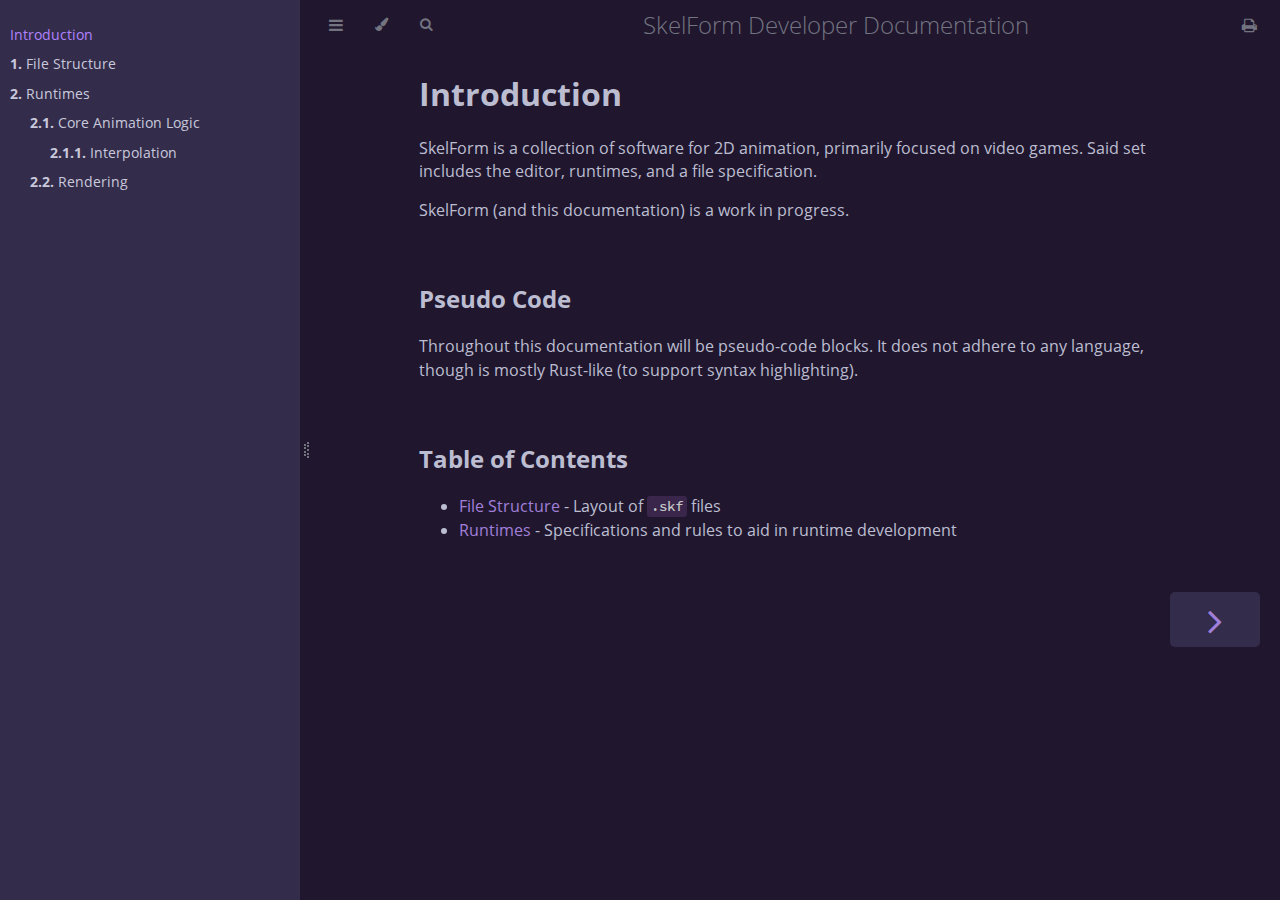
<file: index.html>
<!DOCTYPE HTML>
<html lang="en" class="skelform sidebar-visible" dir="ltr">
    <head>
        <!-- Book generated using mdBook -->
        <meta charset="UTF-8">
        <title>Introduction - SkelForm Developer Documentation</title>


        <!-- Custom HTML head -->

        <meta name="description" content="">
        <meta name="viewport" content="width=device-width, initial-scale=1">
        <meta name="theme-color" content="#ffffff">

        <link rel="icon" href="favicon.svg">
        <link rel="shortcut icon" href="favicon.png">
        <link rel="stylesheet" href="css/variables.css">
        <link rel="stylesheet" href="css/general.css">
        <link rel="stylesheet" href="css/chrome.css">
        <link rel="stylesheet" href="css/print.css" media="print">

        <!-- Fonts -->
        <link rel="stylesheet" href="FontAwesome/css/font-awesome.css">
        <link rel="stylesheet" href="fonts/fonts.css">

        <!-- Highlight.js Stylesheets -->
        <link rel="stylesheet" id="highlight-css" href="highlight.css">
        <link rel="stylesheet" id="tomorrow-night-css" href="tomorrow-night.css">
        <link rel="stylesheet" id="ayu-highlight-css" href="ayu-highlight.css">

        <!-- Custom theme stylesheets -->


        <!-- Provide site root and default themes to javascript -->
        <script>
            const path_to_root = "";
            const default_light_theme = "skelform";
            const default_dark_theme = "skelform";
        </script>
        <!-- Start loading toc.js asap -->
        <script src="toc.js"></script>
    </head>
    <body>
    <div id="mdbook-help-container">
        <div id="mdbook-help-popup">
            <h2 class="mdbook-help-title">Keyboard shortcuts</h2>
            <div>
                <p>Press <kbd>←</kbd> or <kbd>→</kbd> to navigate between chapters</p>
                <p>Press <kbd>S</kbd> or <kbd>/</kbd> to search in the book</p>
                <p>Press <kbd>?</kbd> to show this help</p>
                <p>Press <kbd>Esc</kbd> to hide this help</p>
            </div>
        </div>
    </div>
    <div id="body-container">
        <!-- Work around some values being stored in localStorage wrapped in quotes -->
        <script>
            try {
                let theme = localStorage.getItem('mdbook-theme');
                let sidebar = localStorage.getItem('mdbook-sidebar');

                if (theme.startsWith('"') && theme.endsWith('"')) {
                    localStorage.setItem('mdbook-theme', theme.slice(1, theme.length - 1));
                }

                if (sidebar.startsWith('"') && sidebar.endsWith('"')) {
                    localStorage.setItem('mdbook-sidebar', sidebar.slice(1, sidebar.length - 1));
                }
            } catch (e) { }
        </script>

        <!-- Set the theme before any content is loaded, prevents flash -->
        <script>
            const default_theme = window.matchMedia("(prefers-color-scheme: dark)").matches ? default_dark_theme : default_light_theme;
            let theme;
            try { theme = localStorage.getItem('mdbook-theme'); } catch(e) { }
            if (theme === null || theme === undefined) { theme = default_theme; }
            const html = document.documentElement;
            html.classList.remove('skelform')
            html.classList.add(theme);
            html.classList.add("js");
        </script>

        <input type="checkbox" id="sidebar-toggle-anchor" class="hidden">

        <!-- Hide / unhide sidebar before it is displayed -->
        <script>
            let sidebar = null;
            const sidebar_toggle = document.getElementById("sidebar-toggle-anchor");
            if (document.body.clientWidth >= 1080) {
                try { sidebar = localStorage.getItem('mdbook-sidebar'); } catch(e) { }
                sidebar = sidebar || 'visible';
            } else {
                sidebar = 'hidden';
            }
            sidebar_toggle.checked = sidebar === 'visible';
            html.classList.remove('sidebar-visible');
            html.classList.add("sidebar-" + sidebar);
        </script>

        <nav id="sidebar" class="sidebar" aria-label="Table of contents">
            <!-- populated by js -->
            <mdbook-sidebar-scrollbox class="sidebar-scrollbox"></mdbook-sidebar-scrollbox>
            <noscript>
                <iframe class="sidebar-iframe-outer" src="toc.html"></iframe>
            </noscript>
            <div id="sidebar-resize-handle" class="sidebar-resize-handle">
                <div class="sidebar-resize-indicator"></div>
            </div>
        </nav>

        <div id="page-wrapper" class="page-wrapper">

            <div class="page">
                <div id="menu-bar-hover-placeholder"></div>
                <div id="menu-bar" class="menu-bar sticky">
                    <div class="left-buttons">
                        <label id="sidebar-toggle" class="icon-button" for="sidebar-toggle-anchor" title="Toggle Table of Contents" aria-label="Toggle Table of Contents" aria-controls="sidebar">
                            <i class="fa fa-bars"></i>
                        </label>
                        <button id="theme-toggle" class="icon-button" type="button" title="Change theme" aria-label="Change theme" aria-haspopup="true" aria-expanded="false" aria-controls="theme-list">
                            <i class="fa fa-paint-brush"></i>
                        </button>
                        <ul id="theme-list" class="theme-popup" aria-label="Themes" role="menu">
                            <li role="none"><button role="menuitem" class="theme" id="default_theme">Auto</button></li>
                            <li role="none"><button role="menuitem" class="theme" id="light">Light</button></li>
                            <li role="none"><button role="menuitem" class="theme" id="rust">Rust</button></li>
                            <li role="none"><button role="menuitem" class="theme" id="coal">Coal</button></li>
                            <li role="none"><button role="menuitem" class="theme" id="navy">Navy</button></li>
                            <li role="none"><button role="menuitem" class="theme" id="ayu">Ayu</button></li>
                            <li role="none"><button role="menuitem" class="theme" id="skelform">SkelForm</button></li>
                        </ul>
                        <button id="search-toggle" class="icon-button" type="button" title="Search (`/`)" aria-label="Toggle Searchbar" aria-expanded="false" aria-keyshortcuts="/ s" aria-controls="searchbar">
                            <i class="fa fa-search"></i>
                        </button>
                    </div>

                    <h1 class="menu-title">SkelForm Developer Documentation</h1>

                    <div class="right-buttons">
                        <a href="print.html" title="Print this book" aria-label="Print this book">
                            <i id="print-button" class="fa fa-print"></i>
                        </a>

                    </div>
                </div>

                <div id="search-wrapper" class="hidden">
                    <form id="searchbar-outer" class="searchbar-outer">
                        <input type="search" id="searchbar" name="searchbar" placeholder="Search this book ..." aria-controls="searchresults-outer" aria-describedby="searchresults-header">
                    </form>
                    <div id="searchresults-outer" class="searchresults-outer hidden">
                        <div id="searchresults-header" class="searchresults-header"></div>
                        <ul id="searchresults">
                        </ul>
                    </div>
                </div>

                <!-- Apply ARIA attributes after the sidebar and the sidebar toggle button are added to the DOM -->
                <script>
                    document.getElementById('sidebar-toggle').setAttribute('aria-expanded', sidebar === 'visible');
                    document.getElementById('sidebar').setAttribute('aria-hidden', sidebar !== 'visible');
                    Array.from(document.querySelectorAll('#sidebar a')).forEach(function(link) {
                        link.setAttribute('tabIndex', sidebar === 'visible' ? 0 : -1);
                    });
                </script>

                <div id="content" class="content">
                    <main>
                        <h1 id="introduction"><a class="header" href="#introduction">Introduction</a></h1>
<p>SkelForm is a collection of software for 2D animation, primarily focused on
video games. Said set includes the editor, runtimes, and a file specification.</p>
<p>SkelForm (and this documentation) is a work in progress.</p>
<h2 id="pseudo-code"><a class="header" href="#pseudo-code">Pseudo Code</a></h2>
<p>Throughout this documentation will be pseudo-code blocks. It does not adhere to any
language, though is mostly Rust-like (to support syntax highlighting).</p>
<h2 id="table-of-contents"><a class="header" href="#table-of-contents">Table of Contents</a></h2>
<ul>
<li><a href="./file_specs.html">File Structure</a> - Layout of <code>.skf</code> files</li>
<li><a href="./runtime_spec.html">Runtimes</a> - Specifications and rules to aid in runtime
development</li>
</ul>

                    </main>

                    <nav class="nav-wrapper" aria-label="Page navigation">
                        <!-- Mobile navigation buttons -->

                            <a rel="next prefetch" href="file_specs.html" class="mobile-nav-chapters next" title="Next chapter" aria-label="Next chapter" aria-keyshortcuts="Right">
                                <i class="fa fa-angle-right"></i>
                            </a>

                        <div style="clear: both"></div>
                    </nav>
                </div>
            </div>

            <nav class="nav-wide-wrapper" aria-label="Page navigation">

                    <a rel="next prefetch" href="file_specs.html" class="nav-chapters next" title="Next chapter" aria-label="Next chapter" aria-keyshortcuts="Right">
                        <i class="fa fa-angle-right"></i>
                    </a>
            </nav>

        </div>




        <script>
            window.playground_copyable = true;
        </script>


        <script src="elasticlunr.min.js"></script>
        <script src="mark.min.js"></script>
        <script src="searcher.js"></script>

        <script src="clipboard.min.js"></script>
        <script src="highlight.js"></script>
        <script src="book.js"></script>

        <!-- Custom JS scripts -->


    </div>
    </body>
</html>
</file>
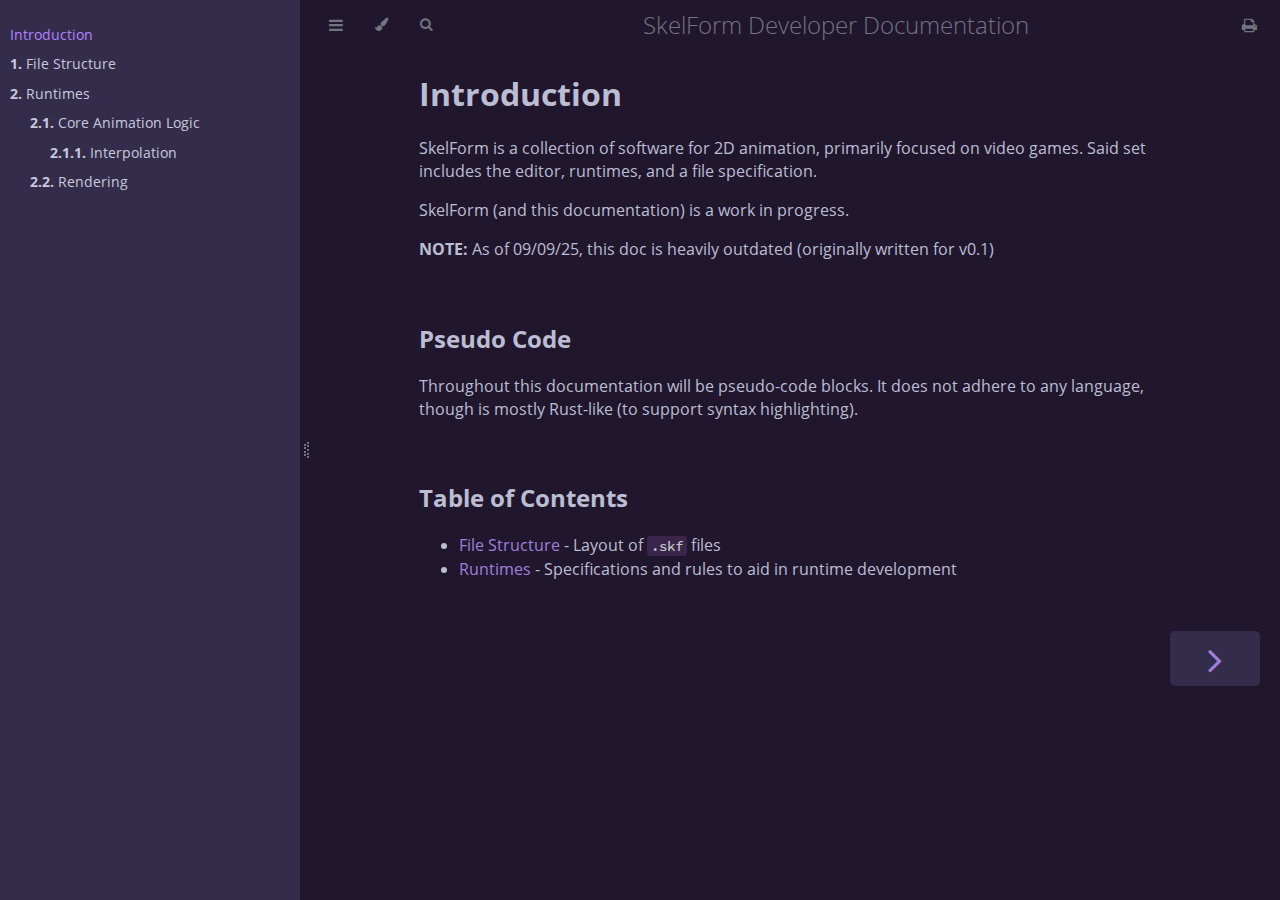
<file: book/index.html>
<!DOCTYPE HTML>
<html lang="en" class="skelform sidebar-visible" dir="ltr">
    <head>
        <!-- Book generated using mdBook -->
        <meta charset="UTF-8">
        <title>Introduction - SkelForm Developer Documentation</title>


        <!-- Custom HTML head -->

        <meta name="description" content="">
        <meta name="viewport" content="width=device-width, initial-scale=1">
        <meta name="theme-color" content="#ffffff">

        <link rel="icon" href="favicon.svg">
        <link rel="shortcut icon" href="favicon.png">
        <link rel="stylesheet" href="css/variables.css">
        <link rel="stylesheet" href="css/general.css">
        <link rel="stylesheet" href="css/chrome.css">
        <link rel="stylesheet" href="css/print.css" media="print">

        <!-- Fonts -->
        <link rel="stylesheet" href="FontAwesome/css/font-awesome.css">
        <link rel="stylesheet" href="fonts/fonts.css">

        <!-- Highlight.js Stylesheets -->
        <link rel="stylesheet" id="highlight-css" href="highlight.css">
        <link rel="stylesheet" id="tomorrow-night-css" href="tomorrow-night.css">
        <link rel="stylesheet" id="ayu-highlight-css" href="ayu-highlight.css">

        <!-- Custom theme stylesheets -->


        <!-- Provide site root and default themes to javascript -->
        <script>
            const path_to_root = "";
            const default_light_theme = "skelform";
            const default_dark_theme = "skelform";
        </script>
        <!-- Start loading toc.js asap -->
        <script src="toc.js"></script>
    </head>
    <body>
    <div id="mdbook-help-container">
        <div id="mdbook-help-popup">
            <h2 class="mdbook-help-title">Keyboard shortcuts</h2>
            <div>
                <p>Press <kbd>←</kbd> or <kbd>→</kbd> to navigate between chapters</p>
                <p>Press <kbd>S</kbd> or <kbd>/</kbd> to search in the book</p>
                <p>Press <kbd>?</kbd> to show this help</p>
                <p>Press <kbd>Esc</kbd> to hide this help</p>
            </div>
        </div>
    </div>
    <div id="body-container">
        <!-- Work around some values being stored in localStorage wrapped in quotes -->
        <script>
            try {
                let theme = localStorage.getItem('mdbook-theme');
                let sidebar = localStorage.getItem('mdbook-sidebar');

                if (theme.startsWith('"') && theme.endsWith('"')) {
                    localStorage.setItem('mdbook-theme', theme.slice(1, theme.length - 1));
                }

                if (sidebar.startsWith('"') && sidebar.endsWith('"')) {
                    localStorage.setItem('mdbook-sidebar', sidebar.slice(1, sidebar.length - 1));
                }
            } catch (e) { }
        </script>

        <!-- Set the theme before any content is loaded, prevents flash -->
        <script>
            const default_theme = window.matchMedia("(prefers-color-scheme: dark)").matches ? default_dark_theme : default_light_theme;
            let theme;
            try { theme = localStorage.getItem('mdbook-theme'); } catch(e) { }
            if (theme === null || theme === undefined) { theme = default_theme; }
            const html = document.documentElement;
            html.classList.remove('skelform')
            html.classList.add(theme);
            html.classList.add("js");
        </script>

        <input type="checkbox" id="sidebar-toggle-anchor" class="hidden">

        <!-- Hide / unhide sidebar before it is displayed -->
        <script>
            let sidebar = null;
            const sidebar_toggle = document.getElementById("sidebar-toggle-anchor");
            if (document.body.clientWidth >= 1080) {
                try { sidebar = localStorage.getItem('mdbook-sidebar'); } catch(e) { }
                sidebar = sidebar || 'visible';
            } else {
                sidebar = 'hidden';
            }
            sidebar_toggle.checked = sidebar === 'visible';
            html.classList.remove('sidebar-visible');
            html.classList.add("sidebar-" + sidebar);
        </script>

        <nav id="sidebar" class="sidebar" aria-label="Table of contents">
            <!-- populated by js -->
            <mdbook-sidebar-scrollbox class="sidebar-scrollbox"></mdbook-sidebar-scrollbox>
            <noscript>
                <iframe class="sidebar-iframe-outer" src="toc.html"></iframe>
            </noscript>
            <div id="sidebar-resize-handle" class="sidebar-resize-handle">
                <div class="sidebar-resize-indicator"></div>
            </div>
        </nav>

        <div id="page-wrapper" class="page-wrapper">

            <div class="page">
                <div id="menu-bar-hover-placeholder"></div>
                <div id="menu-bar" class="menu-bar sticky">
                    <div class="left-buttons">
                        <label id="sidebar-toggle" class="icon-button" for="sidebar-toggle-anchor" title="Toggle Table of Contents" aria-label="Toggle Table of Contents" aria-controls="sidebar">
                            <i class="fa fa-bars"></i>
                        </label>
                        <button id="theme-toggle" class="icon-button" type="button" title="Change theme" aria-label="Change theme" aria-haspopup="true" aria-expanded="false" aria-controls="theme-list">
                            <i class="fa fa-paint-brush"></i>
                        </button>
                        <ul id="theme-list" class="theme-popup" aria-label="Themes" role="menu">
                            <li role="none"><button role="menuitem" class="theme" id="default_theme">Auto</button></li>
                            <li role="none"><button role="menuitem" class="theme" id="light">Light</button></li>
                            <li role="none"><button role="menuitem" class="theme" id="rust">Rust</button></li>
                            <li role="none"><button role="menuitem" class="theme" id="coal">Coal</button></li>
                            <li role="none"><button role="menuitem" class="theme" id="navy">Navy</button></li>
                            <li role="none"><button role="menuitem" class="theme" id="ayu">Ayu</button></li>
                            <li role="none"><button role="menuitem" class="theme" id="skelform">SkelForm</button></li>
                        </ul>
                        <button id="search-toggle" class="icon-button" type="button" title="Search (`/`)" aria-label="Toggle Searchbar" aria-expanded="false" aria-keyshortcuts="/ s" aria-controls="searchbar">
                            <i class="fa fa-search"></i>
                        </button>
                    </div>

                    <h1 class="menu-title">SkelForm Developer Documentation</h1>

                    <div class="right-buttons">
                        <a href="print.html" title="Print this book" aria-label="Print this book">
                            <i id="print-button" class="fa fa-print"></i>
                        </a>

                    </div>
                </div>

                <div id="search-wrapper" class="hidden">
                    <form id="searchbar-outer" class="searchbar-outer">
                        <input type="search" id="searchbar" name="searchbar" placeholder="Search this book ..." aria-controls="searchresults-outer" aria-describedby="searchresults-header">
                    </form>
                    <div id="searchresults-outer" class="searchresults-outer hidden">
                        <div id="searchresults-header" class="searchresults-header"></div>
                        <ul id="searchresults">
                        </ul>
                    </div>
                </div>

                <!-- Apply ARIA attributes after the sidebar and the sidebar toggle button are added to the DOM -->
                <script>
                    document.getElementById('sidebar-toggle').setAttribute('aria-expanded', sidebar === 'visible');
                    document.getElementById('sidebar').setAttribute('aria-hidden', sidebar !== 'visible');
                    Array.from(document.querySelectorAll('#sidebar a')).forEach(function(link) {
                        link.setAttribute('tabIndex', sidebar === 'visible' ? 0 : -1);
                    });
                </script>

                <div id="content" class="content">
                    <main>
                        <h1 id="introduction"><a class="header" href="#introduction">Introduction</a></h1>
<p>SkelForm is a collection of software for 2D animation, primarily focused on
video games. Said set includes the editor, runtimes, and a file specification.</p>
<p>SkelForm (and this documentation) is a work in progress.</p>
<p><strong>NOTE:</strong> As of 09/09/25, this doc is heavily outdated (originally written for v0.1)</p>
<h2 id="pseudo-code"><a class="header" href="#pseudo-code">Pseudo Code</a></h2>
<p>Throughout this documentation will be pseudo-code blocks. It does not adhere to any
language, though is mostly Rust-like (to support syntax highlighting).</p>
<h2 id="table-of-contents"><a class="header" href="#table-of-contents">Table of Contents</a></h2>
<ul>
<li><a href="./file_specs.html">File Structure</a> - Layout of <code>.skf</code> files</li>
<li><a href="./runtime_spec.html">Runtimes</a> - Specifications and rules to aid in runtime
development</li>
</ul>

                    </main>

                    <nav class="nav-wrapper" aria-label="Page navigation">
                        <!-- Mobile navigation buttons -->

                            <a rel="next prefetch" href="file_specs.html" class="mobile-nav-chapters next" title="Next chapter" aria-label="Next chapter" aria-keyshortcuts="Right">
                                <i class="fa fa-angle-right"></i>
                            </a>

                        <div style="clear: both"></div>
                    </nav>
                </div>
            </div>

            <nav class="nav-wide-wrapper" aria-label="Page navigation">

                    <a rel="next prefetch" href="file_specs.html" class="nav-chapters next" title="Next chapter" aria-label="Next chapter" aria-keyshortcuts="Right">
                        <i class="fa fa-angle-right"></i>
                    </a>
            </nav>

        </div>




        <script>
            window.playground_copyable = true;
        </script>


        <script src="elasticlunr.min.js"></script>
        <script src="mark.min.js"></script>
        <script src="searcher.js"></script>

        <script src="clipboard.min.js"></script>
        <script src="highlight.js"></script>
        <script src="book.js"></script>

        <!-- Custom JS scripts -->


    </div>
    </body>
</html>
</file>
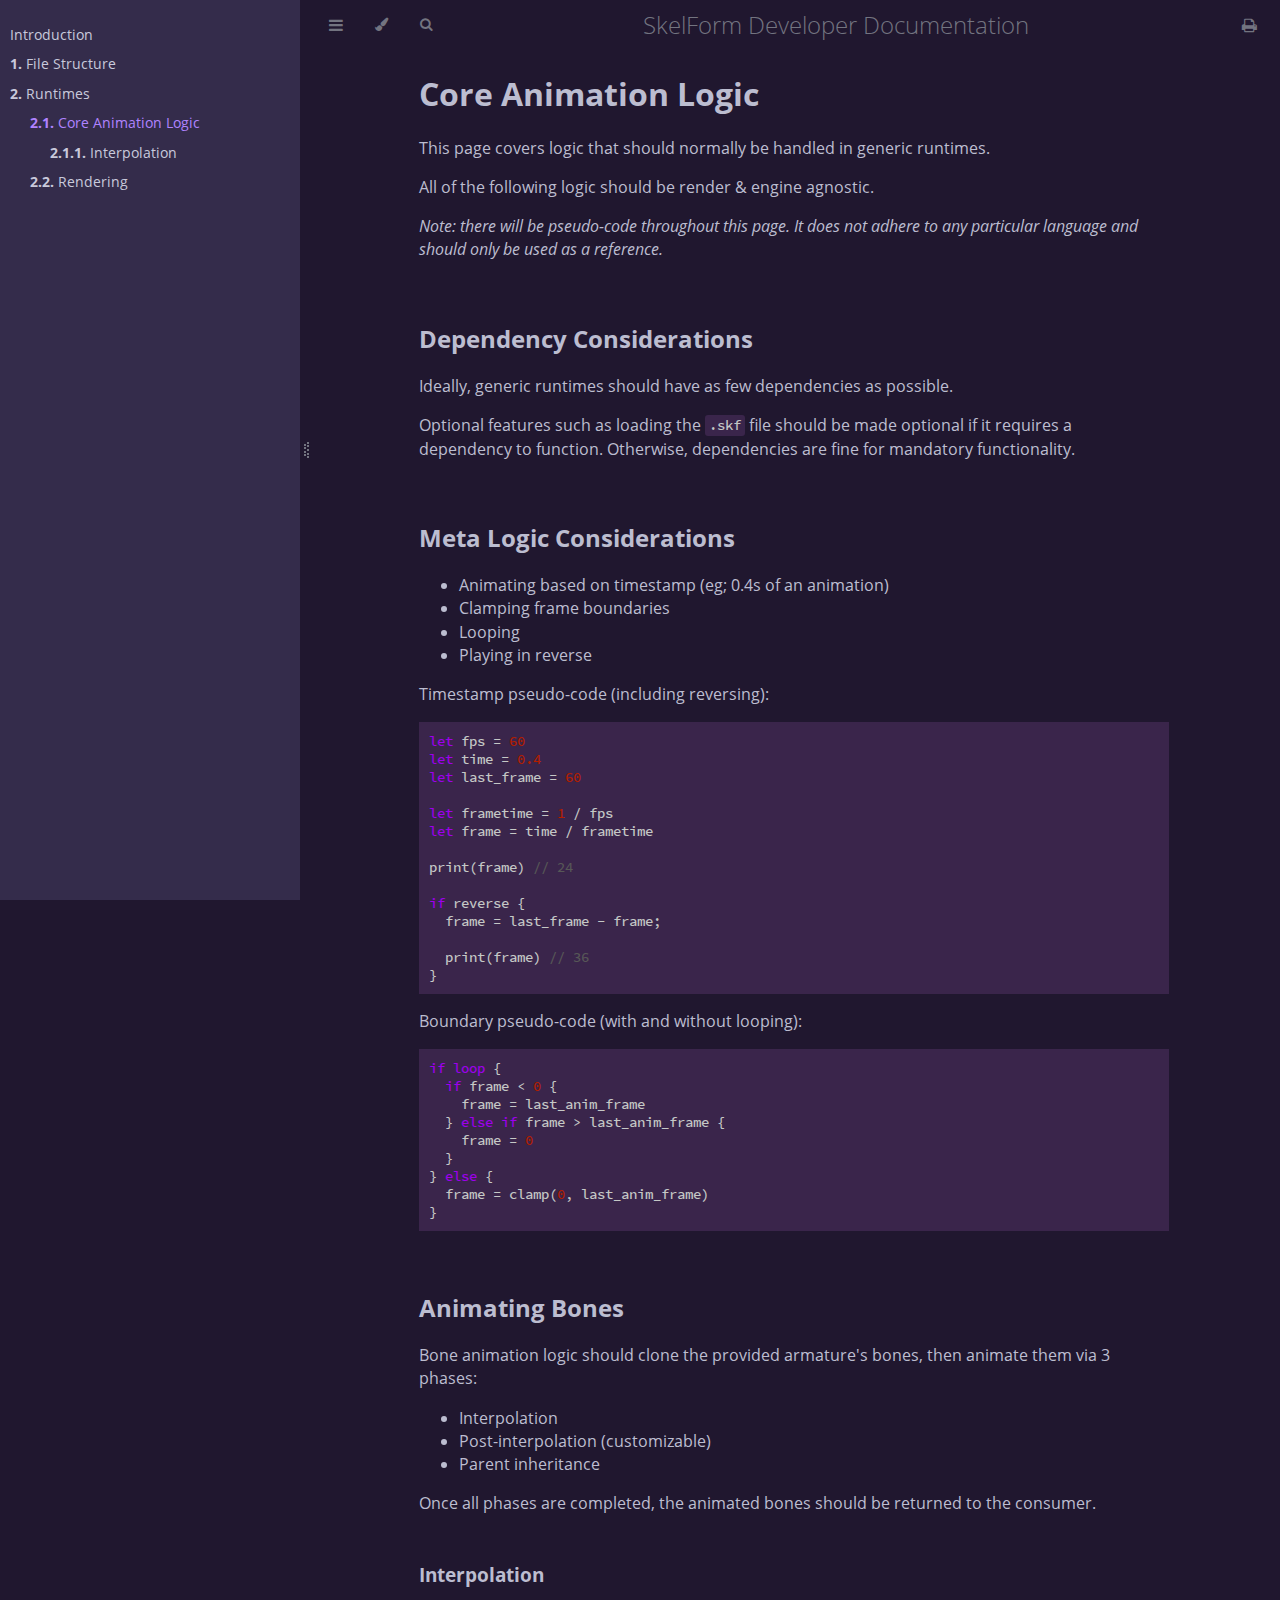
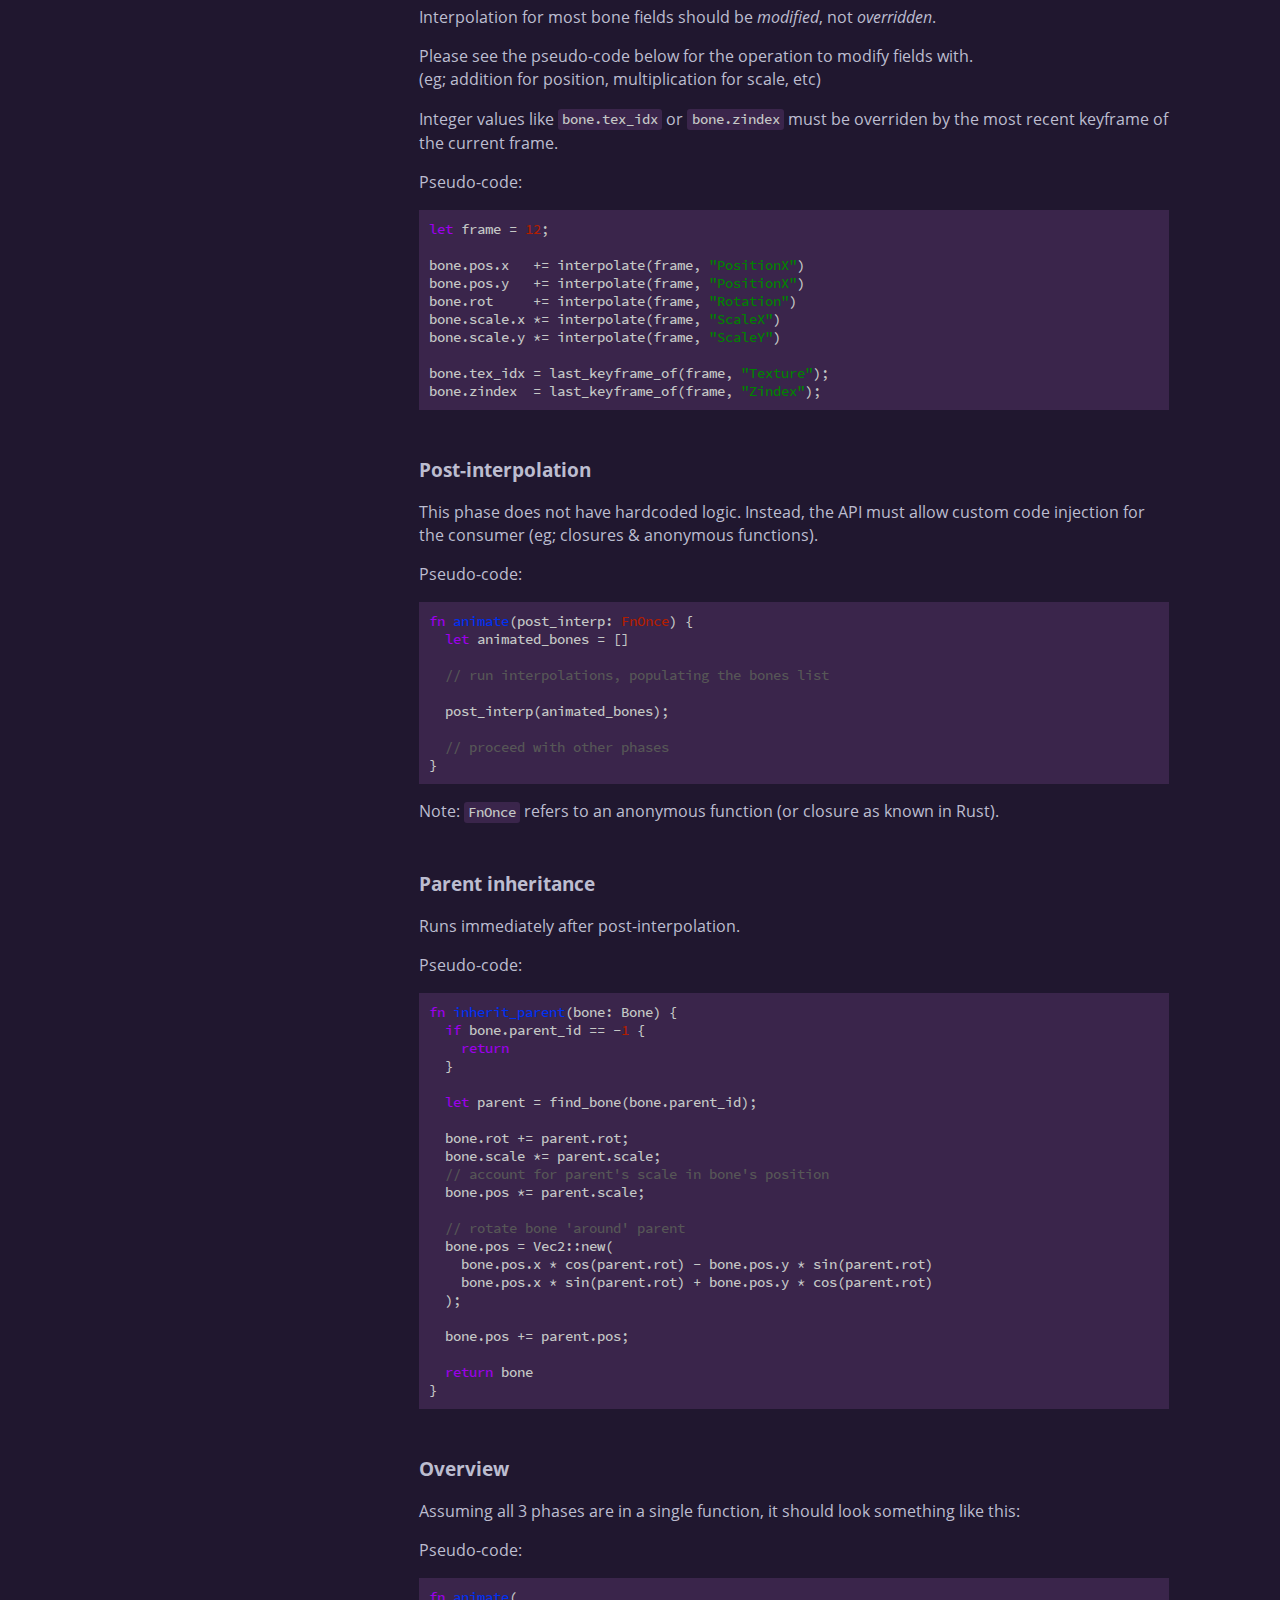
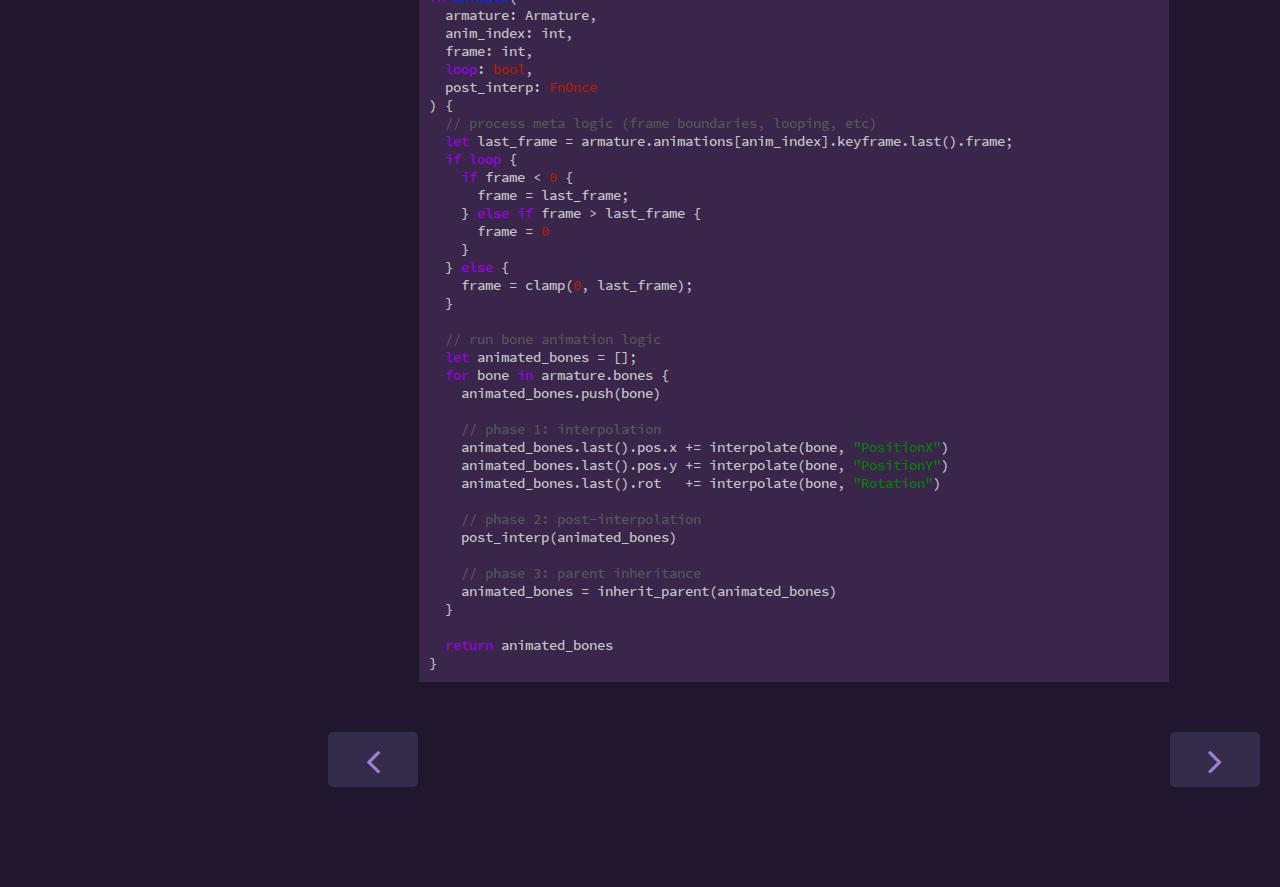
<file: core_anim_logic.html>
<!DOCTYPE HTML>
<html lang="en" class="skelform sidebar-visible" dir="ltr">
    <head>
        <!-- Book generated using mdBook -->
        <meta charset="UTF-8">
        <title>Core Animation Logic - SkelForm Developer Documentation</title>


        <!-- Custom HTML head -->

        <meta name="description" content="">
        <meta name="viewport" content="width=device-width, initial-scale=1">
        <meta name="theme-color" content="#ffffff">

        <link rel="icon" href="favicon.svg">
        <link rel="shortcut icon" href="favicon.png">
        <link rel="stylesheet" href="css/variables.css">
        <link rel="stylesheet" href="css/general.css">
        <link rel="stylesheet" href="css/chrome.css">
        <link rel="stylesheet" href="css/print.css" media="print">

        <!-- Fonts -->
        <link rel="stylesheet" href="FontAwesome/css/font-awesome.css">
        <link rel="stylesheet" href="fonts/fonts.css">

        <!-- Highlight.js Stylesheets -->
        <link rel="stylesheet" id="highlight-css" href="highlight.css">
        <link rel="stylesheet" id="tomorrow-night-css" href="tomorrow-night.css">
        <link rel="stylesheet" id="ayu-highlight-css" href="ayu-highlight.css">

        <!-- Custom theme stylesheets -->


        <!-- Provide site root and default themes to javascript -->
        <script>
            const path_to_root = "";
            const default_light_theme = "skelform";
            const default_dark_theme = "skelform";
        </script>
        <!-- Start loading toc.js asap -->
        <script src="toc.js"></script>
    </head>
    <body>
    <div id="mdbook-help-container">
        <div id="mdbook-help-popup">
            <h2 class="mdbook-help-title">Keyboard shortcuts</h2>
            <div>
                <p>Press <kbd>←</kbd> or <kbd>→</kbd> to navigate between chapters</p>
                <p>Press <kbd>S</kbd> or <kbd>/</kbd> to search in the book</p>
                <p>Press <kbd>?</kbd> to show this help</p>
                <p>Press <kbd>Esc</kbd> to hide this help</p>
            </div>
        </div>
    </div>
    <div id="body-container">
        <!-- Work around some values being stored in localStorage wrapped in quotes -->
        <script>
            try {
                let theme = localStorage.getItem('mdbook-theme');
                let sidebar = localStorage.getItem('mdbook-sidebar');

                if (theme.startsWith('"') && theme.endsWith('"')) {
                    localStorage.setItem('mdbook-theme', theme.slice(1, theme.length - 1));
                }

                if (sidebar.startsWith('"') && sidebar.endsWith('"')) {
                    localStorage.setItem('mdbook-sidebar', sidebar.slice(1, sidebar.length - 1));
                }
            } catch (e) { }
        </script>

        <!-- Set the theme before any content is loaded, prevents flash -->
        <script>
            const default_theme = window.matchMedia("(prefers-color-scheme: dark)").matches ? default_dark_theme : default_light_theme;
            let theme;
            try { theme = localStorage.getItem('mdbook-theme'); } catch(e) { }
            if (theme === null || theme === undefined) { theme = default_theme; }
            const html = document.documentElement;
            html.classList.remove('skelform')
            html.classList.add(theme);
            html.classList.add("js");
        </script>

        <input type="checkbox" id="sidebar-toggle-anchor" class="hidden">

        <!-- Hide / unhide sidebar before it is displayed -->
        <script>
            let sidebar = null;
            const sidebar_toggle = document.getElementById("sidebar-toggle-anchor");
            if (document.body.clientWidth >= 1080) {
                try { sidebar = localStorage.getItem('mdbook-sidebar'); } catch(e) { }
                sidebar = sidebar || 'visible';
            } else {
                sidebar = 'hidden';
            }
            sidebar_toggle.checked = sidebar === 'visible';
            html.classList.remove('sidebar-visible');
            html.classList.add("sidebar-" + sidebar);
        </script>

        <nav id="sidebar" class="sidebar" aria-label="Table of contents">
            <!-- populated by js -->
            <mdbook-sidebar-scrollbox class="sidebar-scrollbox"></mdbook-sidebar-scrollbox>
            <noscript>
                <iframe class="sidebar-iframe-outer" src="toc.html"></iframe>
            </noscript>
            <div id="sidebar-resize-handle" class="sidebar-resize-handle">
                <div class="sidebar-resize-indicator"></div>
            </div>
        </nav>

        <div id="page-wrapper" class="page-wrapper">

            <div class="page">
                <div id="menu-bar-hover-placeholder"></div>
                <div id="menu-bar" class="menu-bar sticky">
                    <div class="left-buttons">
                        <label id="sidebar-toggle" class="icon-button" for="sidebar-toggle-anchor" title="Toggle Table of Contents" aria-label="Toggle Table of Contents" aria-controls="sidebar">
                            <i class="fa fa-bars"></i>
                        </label>
                        <button id="theme-toggle" class="icon-button" type="button" title="Change theme" aria-label="Change theme" aria-haspopup="true" aria-expanded="false" aria-controls="theme-list">
                            <i class="fa fa-paint-brush"></i>
                        </button>
                        <ul id="theme-list" class="theme-popup" aria-label="Themes" role="menu">
                            <li role="none"><button role="menuitem" class="theme" id="default_theme">Auto</button></li>
                            <li role="none"><button role="menuitem" class="theme" id="light">Light</button></li>
                            <li role="none"><button role="menuitem" class="theme" id="rust">Rust</button></li>
                            <li role="none"><button role="menuitem" class="theme" id="coal">Coal</button></li>
                            <li role="none"><button role="menuitem" class="theme" id="navy">Navy</button></li>
                            <li role="none"><button role="menuitem" class="theme" id="ayu">Ayu</button></li>
                            <li role="none"><button role="menuitem" class="theme" id="skelform">SkelForm</button></li>
                        </ul>
                        <button id="search-toggle" class="icon-button" type="button" title="Search (`/`)" aria-label="Toggle Searchbar" aria-expanded="false" aria-keyshortcuts="/ s" aria-controls="searchbar">
                            <i class="fa fa-search"></i>
                        </button>
                    </div>

                    <h1 class="menu-title">SkelForm Developer Documentation</h1>

                    <div class="right-buttons">
                        <a href="print.html" title="Print this book" aria-label="Print this book">
                            <i id="print-button" class="fa fa-print"></i>
                        </a>

                    </div>
                </div>

                <div id="search-wrapper" class="hidden">
                    <form id="searchbar-outer" class="searchbar-outer">
                        <input type="search" id="searchbar" name="searchbar" placeholder="Search this book ..." aria-controls="searchresults-outer" aria-describedby="searchresults-header">
                    </form>
                    <div id="searchresults-outer" class="searchresults-outer hidden">
                        <div id="searchresults-header" class="searchresults-header"></div>
                        <ul id="searchresults">
                        </ul>
                    </div>
                </div>

                <!-- Apply ARIA attributes after the sidebar and the sidebar toggle button are added to the DOM -->
                <script>
                    document.getElementById('sidebar-toggle').setAttribute('aria-expanded', sidebar === 'visible');
                    document.getElementById('sidebar').setAttribute('aria-hidden', sidebar !== 'visible');
                    Array.from(document.querySelectorAll('#sidebar a')).forEach(function(link) {
                        link.setAttribute('tabIndex', sidebar === 'visible' ? 0 : -1);
                    });
                </script>

                <div id="content" class="content">
                    <main>
                        <h1 id="core-animation-logic"><a class="header" href="#core-animation-logic">Core Animation Logic</a></h1>
<p>This page covers logic that should normally be handled in generic runtimes.</p>
<p>All of the following logic should be render &amp; engine agnostic.</p>
<p><em>Note: there will be pseudo-code throughout this page. It does not adhere to any
particular language and should only be used as a reference.</em></p>
<h2 id="dependency-considerations"><a class="header" href="#dependency-considerations">Dependency Considerations</a></h2>
<p>Ideally, generic runtimes should have as few dependencies as possible.</p>
<p>Optional features such as loading the <code>.skf</code> file should be made optional if it
requires a dependency to function. Otherwise, dependencies are fine for
mandatory functionality.</p>
<h2 id="meta-logic-considerations"><a class="header" href="#meta-logic-considerations">Meta Logic Considerations</a></h2>
<ul>
<li>Animating based on timestamp (eg; 0.4s of an animation)</li>
<li>Clamping frame boundaries</li>
<li>Looping</li>
<li>Playing in reverse</li>
</ul>
<p>Timestamp pseudo-code (including reversing):</p>
<pre><code class="language-rust noplayground">let fps = 60
let time = 0.4
let last_frame = 60

let frametime = 1 / fps
let frame = time / frametime

print(frame) // 24

if reverse {
  frame = last_frame - frame;

  print(frame) // 36
}</code></pre>
<p>Boundary pseudo-code (with and without looping):</p>
<pre><code class="language-rust noplayground">if loop {
  if frame &lt; 0 {
    frame = last_anim_frame
  } else if frame &gt; last_anim_frame {
    frame = 0
  }
} else {
  frame = clamp(0, last_anim_frame)
}</code></pre>
<h2 id="animating-bones"><a class="header" href="#animating-bones">Animating Bones</a></h2>
<p>Bone animation logic should clone the provided armature's bones, then animate
them via 3 phases:</p>
<ul>
<li>Interpolation</li>
<li>Post-interpolation (customizable)</li>
<li>Parent inheritance</li>
</ul>
<p>Once all phases are completed, the animated bones should be returned to the
consumer.</p>
<h3 id="interpolation"><a class="header" href="#interpolation">Interpolation</a></h3>
<p>Interpolation for most bone fields should be <em>modified</em>, not <em>overridden</em>.</p>
<p>Please see the pseudo-code below for the operation to modify fields
with.<br>(eg; addition for position, multiplication for scale, etc)</p>
<p>Integer values like <code>bone.tex_idx</code> or <code>bone.zindex</code> must be overriden by the
most recent keyframe of the current frame.</p>
<p>Pseudo-code:</p>
<pre><code class="language-rust noplayground">let frame = 12;

bone.pos.x   += interpolate(frame, "PositionX")
bone.pos.y   += interpolate(frame, "PositionX")
bone.rot     += interpolate(frame, "Rotation")
bone.scale.x *= interpolate(frame, "ScaleX")
bone.scale.y *= interpolate(frame, "ScaleY")

bone.tex_idx = last_keyframe_of(frame, "Texture");
bone.zindex  = last_keyframe_of(frame, "Zindex");</code></pre>
<h3 id="post-interpolation"><a class="header" href="#post-interpolation">Post-interpolation</a></h3>
<p>This phase does not have hardcoded logic. Instead, the API must allow custom
code injection for the consumer (eg; closures &amp; anonymous functions).</p>
<p>Pseudo-code:</p>
<pre><code class="language-rust noplayground">fn animate(post_interp: FnOnce) {
  let animated_bones = []

  // run interpolations, populating the bones list

  post_interp(animated_bones);

  // proceed with other phases
}</code></pre>
<p>Note: <code>FnOnce</code> refers to an anonymous function (or closure as known in Rust).</p>
<h3 id="parent-inheritance"><a class="header" href="#parent-inheritance">Parent inheritance</a></h3>
<p>Runs immediately after post-interpolation.</p>
<p>Pseudo-code:</p>
<pre><code class="language-rust noplayground">fn inherit_parent(bone: Bone) {
  if bone.parent_id == -1 {
    return
  }

  let parent = find_bone(bone.parent_id);

  bone.rot += parent.rot;
  bone.scale *= parent.scale;
  // account for parent's scale in bone's position
  bone.pos *= parent.scale;

  // rotate bone 'around' parent
  bone.pos = Vec2::new(
    bone.pos.x * cos(parent.rot) - bone.pos.y * sin(parent.rot)
    bone.pos.x * sin(parent.rot) + bone.pos.y * cos(parent.rot)
  );

  bone.pos += parent.pos;

  return bone
}</code></pre>
<h3 id="overview"><a class="header" href="#overview">Overview</a></h3>
<p>Assuming all 3 phases are in a single function, it should look something like
this:</p>
<p>Pseudo-code:</p>
<pre><code class="language-rust noplayground">fn animate(
  armature: Armature,
  anim_index: int,
  frame: int,
  loop: bool,
  post_interp: FnOnce
) {
  // process meta logic (frame boundaries, looping, etc)
  let last_frame = armature.animations[anim_index].keyframe.last().frame;
  if loop {
    if frame &lt; 0 {
      frame = last_frame;
    } else if frame &gt; last_frame {
      frame = 0
    }
  } else {
    frame = clamp(0, last_frame);
  }

  // run bone animation logic
  let animated_bones = [];
  for bone in armature.bones {
    animated_bones.push(bone)

    // phase 1: interpolation
    animated_bones.last().pos.x += interpolate(bone, "PositionX")
    animated_bones.last().pos.y += interpolate(bone, "PositionY")
    animated_bones.last().rot   += interpolate(bone, "Rotation")

    // phase 2: post-interpolation
    post_interp(animated_bones)

    // phase 3: parent inheritance
    animated_bones = inherit_parent(animated_bones)
  }

  return animated_bones
}</code></pre>

                    </main>

                    <nav class="nav-wrapper" aria-label="Page navigation">
                        <!-- Mobile navigation buttons -->
                            <a rel="prev" href="runtime_spec.html" class="mobile-nav-chapters previous" title="Previous chapter" aria-label="Previous chapter" aria-keyshortcuts="Left">
                                <i class="fa fa-angle-left"></i>
                            </a>

                            <a rel="next prefetch" href="interpolation.html" class="mobile-nav-chapters next" title="Next chapter" aria-label="Next chapter" aria-keyshortcuts="Right">
                                <i class="fa fa-angle-right"></i>
                            </a>

                        <div style="clear: both"></div>
                    </nav>
                </div>
            </div>

            <nav class="nav-wide-wrapper" aria-label="Page navigation">
                    <a rel="prev" href="runtime_spec.html" class="nav-chapters previous" title="Previous chapter" aria-label="Previous chapter" aria-keyshortcuts="Left">
                        <i class="fa fa-angle-left"></i>
                    </a>

                    <a rel="next prefetch" href="interpolation.html" class="nav-chapters next" title="Next chapter" aria-label="Next chapter" aria-keyshortcuts="Right">
                        <i class="fa fa-angle-right"></i>
                    </a>
            </nav>

        </div>




        <script>
            window.playground_copyable = true;
        </script>


        <script src="elasticlunr.min.js"></script>
        <script src="mark.min.js"></script>
        <script src="searcher.js"></script>

        <script src="clipboard.min.js"></script>
        <script src="highlight.js"></script>
        <script src="book.js"></script>

        <!-- Custom JS scripts -->


    </div>
    </body>
</html>
</file>
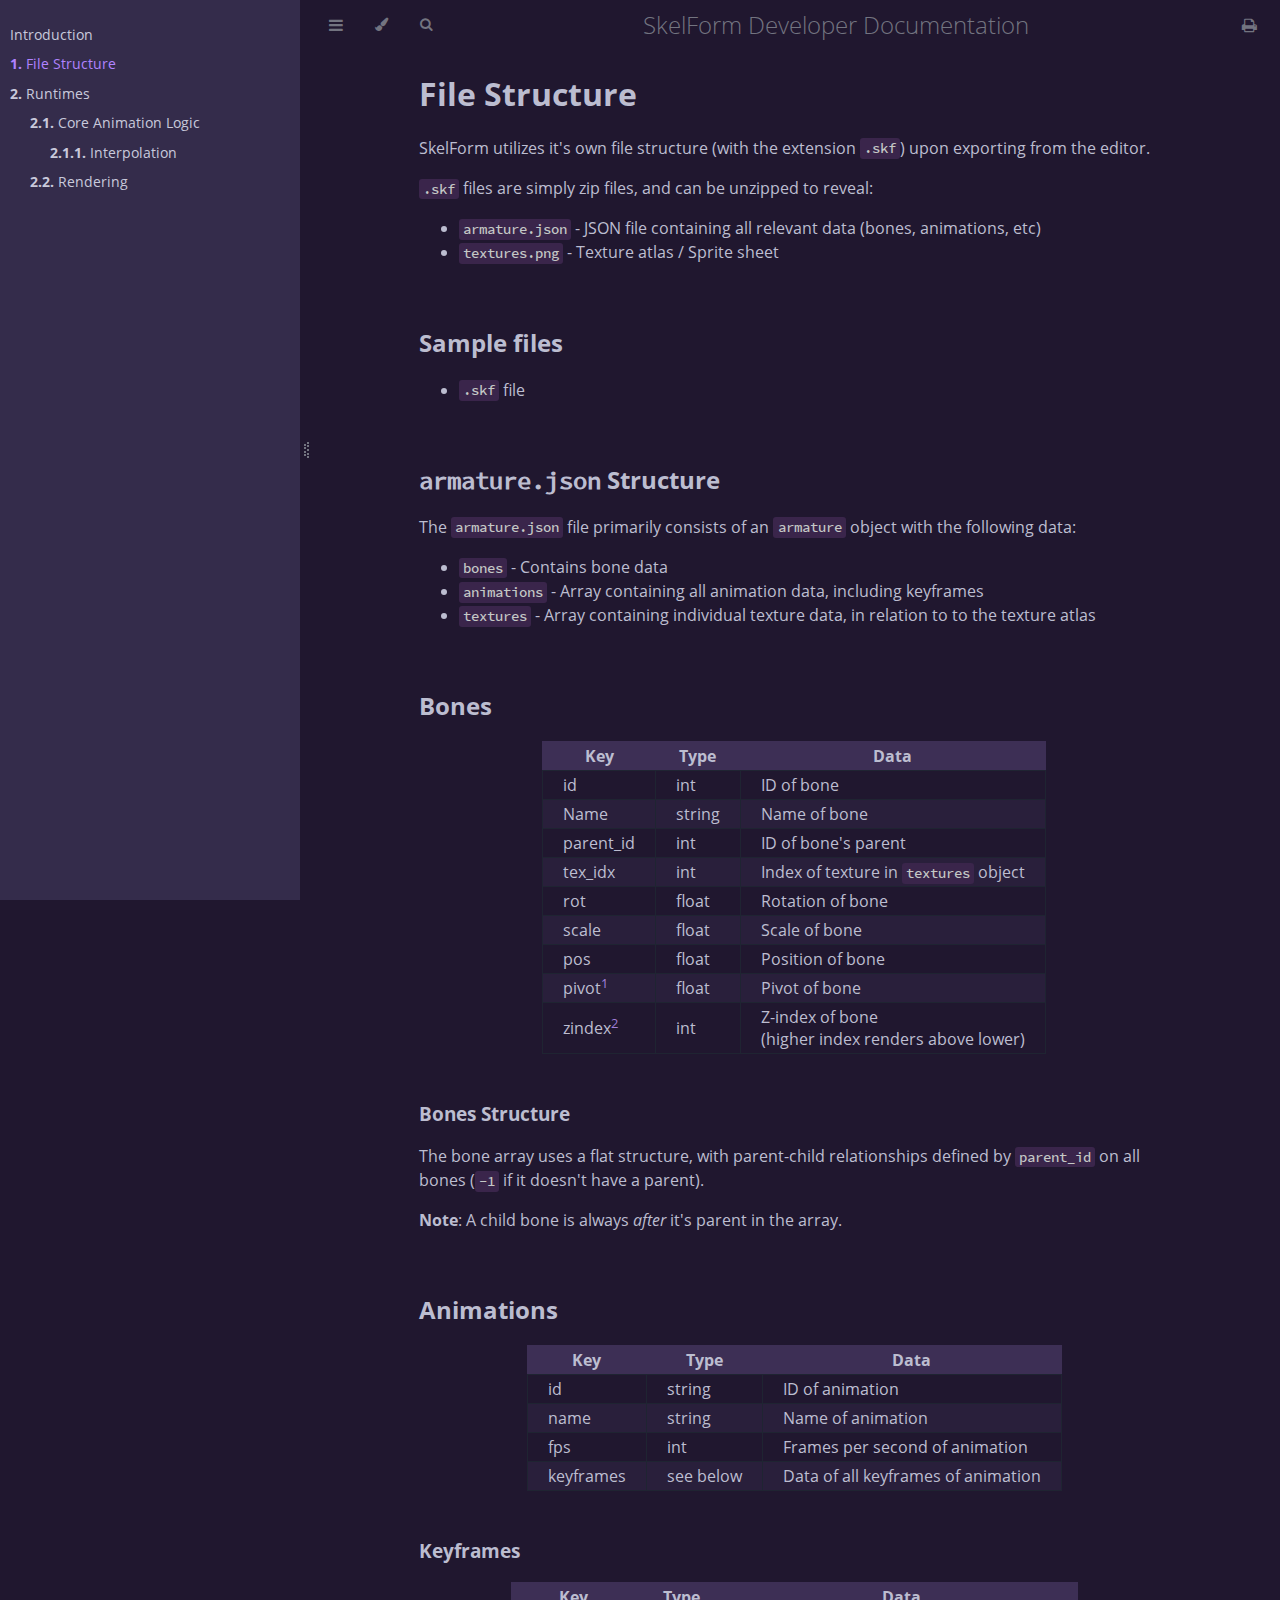
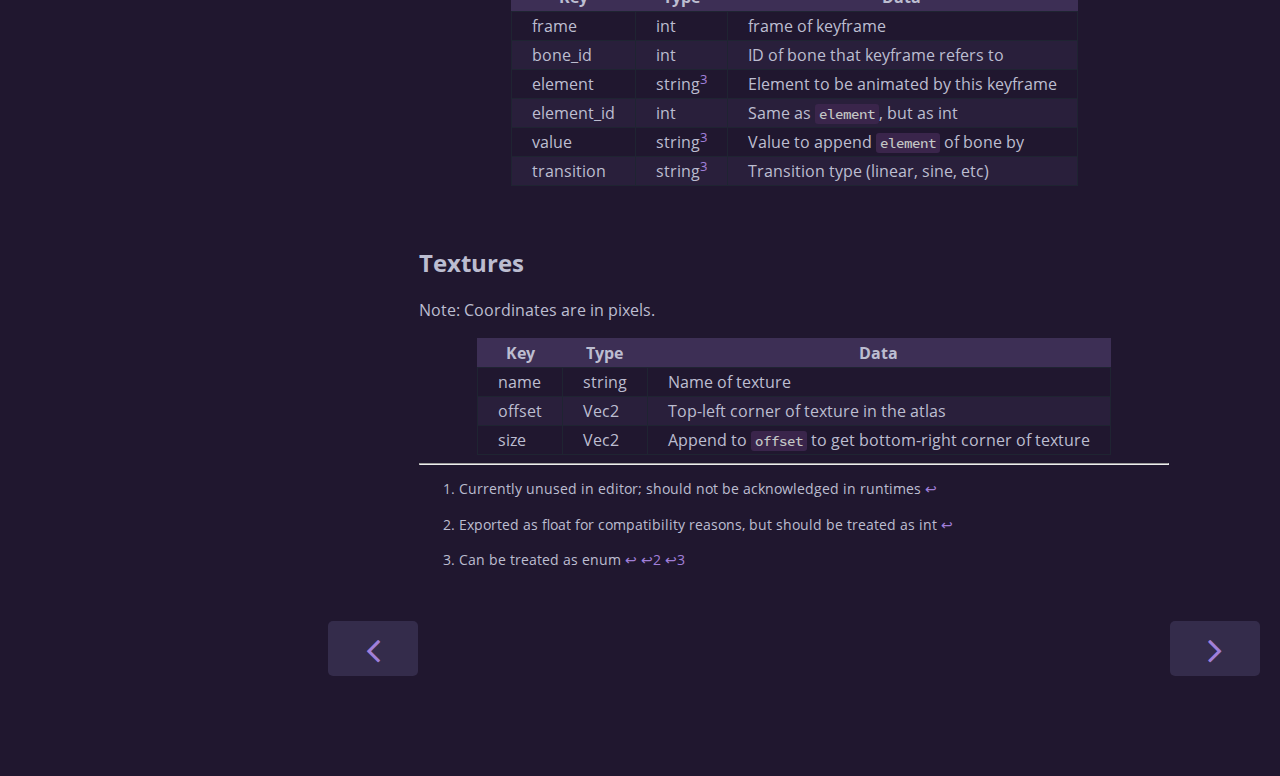
<file: file_specs.html>
<!DOCTYPE HTML>
<html lang="en" class="skelform sidebar-visible" dir="ltr">
    <head>
        <!-- Book generated using mdBook -->
        <meta charset="UTF-8">
        <title>File Structure - SkelForm Developer Documentation</title>


        <!-- Custom HTML head -->

        <meta name="description" content="">
        <meta name="viewport" content="width=device-width, initial-scale=1">
        <meta name="theme-color" content="#ffffff">

        <link rel="icon" href="favicon.svg">
        <link rel="shortcut icon" href="favicon.png">
        <link rel="stylesheet" href="css/variables.css">
        <link rel="stylesheet" href="css/general.css">
        <link rel="stylesheet" href="css/chrome.css">
        <link rel="stylesheet" href="css/print.css" media="print">

        <!-- Fonts -->
        <link rel="stylesheet" href="FontAwesome/css/font-awesome.css">
        <link rel="stylesheet" href="fonts/fonts.css">

        <!-- Highlight.js Stylesheets -->
        <link rel="stylesheet" id="highlight-css" href="highlight.css">
        <link rel="stylesheet" id="tomorrow-night-css" href="tomorrow-night.css">
        <link rel="stylesheet" id="ayu-highlight-css" href="ayu-highlight.css">

        <!-- Custom theme stylesheets -->


        <!-- Provide site root and default themes to javascript -->
        <script>
            const path_to_root = "";
            const default_light_theme = "skelform";
            const default_dark_theme = "skelform";
        </script>
        <!-- Start loading toc.js asap -->
        <script src="toc.js"></script>
    </head>
    <body>
    <div id="mdbook-help-container">
        <div id="mdbook-help-popup">
            <h2 class="mdbook-help-title">Keyboard shortcuts</h2>
            <div>
                <p>Press <kbd>←</kbd> or <kbd>→</kbd> to navigate between chapters</p>
                <p>Press <kbd>S</kbd> or <kbd>/</kbd> to search in the book</p>
                <p>Press <kbd>?</kbd> to show this help</p>
                <p>Press <kbd>Esc</kbd> to hide this help</p>
            </div>
        </div>
    </div>
    <div id="body-container">
        <!-- Work around some values being stored in localStorage wrapped in quotes -->
        <script>
            try {
                let theme = localStorage.getItem('mdbook-theme');
                let sidebar = localStorage.getItem('mdbook-sidebar');

                if (theme.startsWith('"') && theme.endsWith('"')) {
                    localStorage.setItem('mdbook-theme', theme.slice(1, theme.length - 1));
                }

                if (sidebar.startsWith('"') && sidebar.endsWith('"')) {
                    localStorage.setItem('mdbook-sidebar', sidebar.slice(1, sidebar.length - 1));
                }
            } catch (e) { }
        </script>

        <!-- Set the theme before any content is loaded, prevents flash -->
        <script>
            const default_theme = window.matchMedia("(prefers-color-scheme: dark)").matches ? default_dark_theme : default_light_theme;
            let theme;
            try { theme = localStorage.getItem('mdbook-theme'); } catch(e) { }
            if (theme === null || theme === undefined) { theme = default_theme; }
            const html = document.documentElement;
            html.classList.remove('skelform')
            html.classList.add(theme);
            html.classList.add("js");
        </script>

        <input type="checkbox" id="sidebar-toggle-anchor" class="hidden">

        <!-- Hide / unhide sidebar before it is displayed -->
        <script>
            let sidebar = null;
            const sidebar_toggle = document.getElementById("sidebar-toggle-anchor");
            if (document.body.clientWidth >= 1080) {
                try { sidebar = localStorage.getItem('mdbook-sidebar'); } catch(e) { }
                sidebar = sidebar || 'visible';
            } else {
                sidebar = 'hidden';
            }
            sidebar_toggle.checked = sidebar === 'visible';
            html.classList.remove('sidebar-visible');
            html.classList.add("sidebar-" + sidebar);
        </script>

        <nav id="sidebar" class="sidebar" aria-label="Table of contents">
            <!-- populated by js -->
            <mdbook-sidebar-scrollbox class="sidebar-scrollbox"></mdbook-sidebar-scrollbox>
            <noscript>
                <iframe class="sidebar-iframe-outer" src="toc.html"></iframe>
            </noscript>
            <div id="sidebar-resize-handle" class="sidebar-resize-handle">
                <div class="sidebar-resize-indicator"></div>
            </div>
        </nav>

        <div id="page-wrapper" class="page-wrapper">

            <div class="page">
                <div id="menu-bar-hover-placeholder"></div>
                <div id="menu-bar" class="menu-bar sticky">
                    <div class="left-buttons">
                        <label id="sidebar-toggle" class="icon-button" for="sidebar-toggle-anchor" title="Toggle Table of Contents" aria-label="Toggle Table of Contents" aria-controls="sidebar">
                            <i class="fa fa-bars"></i>
                        </label>
                        <button id="theme-toggle" class="icon-button" type="button" title="Change theme" aria-label="Change theme" aria-haspopup="true" aria-expanded="false" aria-controls="theme-list">
                            <i class="fa fa-paint-brush"></i>
                        </button>
                        <ul id="theme-list" class="theme-popup" aria-label="Themes" role="menu">
                            <li role="none"><button role="menuitem" class="theme" id="default_theme">Auto</button></li>
                            <li role="none"><button role="menuitem" class="theme" id="light">Light</button></li>
                            <li role="none"><button role="menuitem" class="theme" id="rust">Rust</button></li>
                            <li role="none"><button role="menuitem" class="theme" id="coal">Coal</button></li>
                            <li role="none"><button role="menuitem" class="theme" id="navy">Navy</button></li>
                            <li role="none"><button role="menuitem" class="theme" id="ayu">Ayu</button></li>
                            <li role="none"><button role="menuitem" class="theme" id="skelform">SkelForm</button></li>
                        </ul>
                        <button id="search-toggle" class="icon-button" type="button" title="Search (`/`)" aria-label="Toggle Searchbar" aria-expanded="false" aria-keyshortcuts="/ s" aria-controls="searchbar">
                            <i class="fa fa-search"></i>
                        </button>
                    </div>

                    <h1 class="menu-title">SkelForm Developer Documentation</h1>

                    <div class="right-buttons">
                        <a href="print.html" title="Print this book" aria-label="Print this book">
                            <i id="print-button" class="fa fa-print"></i>
                        </a>

                    </div>
                </div>

                <div id="search-wrapper" class="hidden">
                    <form id="searchbar-outer" class="searchbar-outer">
                        <input type="search" id="searchbar" name="searchbar" placeholder="Search this book ..." aria-controls="searchresults-outer" aria-describedby="searchresults-header">
                    </form>
                    <div id="searchresults-outer" class="searchresults-outer hidden">
                        <div id="searchresults-header" class="searchresults-header"></div>
                        <ul id="searchresults">
                        </ul>
                    </div>
                </div>

                <!-- Apply ARIA attributes after the sidebar and the sidebar toggle button are added to the DOM -->
                <script>
                    document.getElementById('sidebar-toggle').setAttribute('aria-expanded', sidebar === 'visible');
                    document.getElementById('sidebar').setAttribute('aria-hidden', sidebar !== 'visible');
                    Array.from(document.querySelectorAll('#sidebar a')).forEach(function(link) {
                        link.setAttribute('tabIndex', sidebar === 'visible' ? 0 : -1);
                    });
                </script>

                <div id="content" class="content">
                    <main>
                        <h1 id="file-structure"><a class="header" href="#file-structure">File Structure</a></h1>
<p>SkelForm utilizes it's own file structure (with the extension <code>.skf</code>) upon
exporting from the editor.</p>
<p><code>.skf</code> files are simply zip files, and can be unzipped to reveal:</p>
<ul>
<li><code>armature.json</code> - JSON file containing all relevant data (bones, animations,
etc)</li>
<li><code>textures.png</code> - Texture atlas / Sprite sheet</li>
</ul>
<h2 id="sample-files"><a class="header" href="#sample-files">Sample files</a></h2>
<ul>
<li><code>.skf</code> file</li>
</ul>
<h2 id="armaturejson-structure"><a class="header" href="#armaturejson-structure"><code>armature.json</code> Structure</a></h2>
<p>The <code>armature.json</code> file primarily consists of an <code>armature</code> object with the
following data:</p>
<ul>
<li><code>bones</code> - Contains bone data</li>
<li><code>animations</code> - Array containing all animation data, including keyframes</li>
<li><code>textures</code> - Array containing individual texture data, in relation to to the
texture atlas</li>
</ul>
<h2 id="bones"><a class="header" href="#bones">Bones</a></h2>
<div class="table-wrapper"><table><thead><tr><th>Key</th><th>Type</th><th>Data</th></tr></thead><tbody>
<tr><td>id</td><td>int</td><td>ID of bone</td></tr>
<tr><td>Name</td><td>string</td><td>Name of bone</td></tr>
<tr><td>parent_id</td><td>int</td><td>ID of bone's parent</td></tr>
<tr><td>tex_idx</td><td>int</td><td>Index of texture in <code>textures</code> object</td></tr>
<tr><td>rot</td><td>float</td><td>Rotation of bone</td></tr>
<tr><td>scale</td><td>float</td><td>Scale of bone</td></tr>
<tr><td>pos</td><td>float</td><td>Position of bone</td></tr>
<tr><td>pivot<sup class="footnote-reference" id="fr-1-1"><a href="#footnote-1">1</a></sup></td><td>float</td><td>Pivot of bone</td></tr>
<tr><td>zindex<sup class="footnote-reference" id="fr-2-1"><a href="#footnote-2">2</a></sup></td><td>int</td><td>Z-index of bone<br>(higher index renders above lower)</td></tr>
</tbody></table>
</div>
<h3 id="bones-structure"><a class="header" href="#bones-structure">Bones Structure</a></h3>
<p>The bone array uses a flat structure, with parent-child relationships defined by
<code>parent_id</code> on all bones (<code>-1</code> if it doesn't have a parent).</p>
<p><strong>Note</strong>: A child bone is always <em>after</em> it's parent in the array.</p>
<h2 id="animations"><a class="header" href="#animations">Animations</a></h2>
<div class="table-wrapper"><table><thead><tr><th>Key</th><th>Type</th><th>Data</th></tr></thead><tbody>
<tr><td>id</td><td>string</td><td>ID of animation</td></tr>
<tr><td>name</td><td>string</td><td>Name of animation</td></tr>
<tr><td>fps</td><td>int</td><td>Frames per second of animation</td></tr>
<tr><td>keyframes</td><td>see below</td><td>Data of all keyframes of animation</td></tr>
</tbody></table>
</div>
<h3 id="keyframes"><a class="header" href="#keyframes">Keyframes</a></h3>
<div class="table-wrapper"><table><thead><tr><th>Key</th><th>Type</th><th>Data</th></tr></thead><tbody>
<tr><td>frame</td><td>int</td><td>frame of keyframe</td></tr>
<tr><td>bone_id</td><td>int</td><td>ID of bone that keyframe refers to</td></tr>
<tr><td>element</td><td>string<sup class="footnote-reference" id="fr-3-1"><a href="#footnote-3">3</a></sup></td><td>Element to be animated by this keyframe</td></tr>
<tr><td>element_id</td><td>int</td><td>Same as <code>element</code>, but as int</td></tr>
<tr><td>value</td><td>string<sup class="footnote-reference" id="fr-3-2"><a href="#footnote-3">3</a></sup></td><td>Value to append <code>element</code> of bone by</td></tr>
<tr><td>transition</td><td>string<sup class="footnote-reference" id="fr-3-3"><a href="#footnote-3">3</a></sup></td><td>Transition type (linear, sine, etc)</td></tr>
</tbody></table>
</div>
<h2 id="textures"><a class="header" href="#textures">Textures</a></h2>
<p>Note: Coordinates are in pixels.</p>
<div class="table-wrapper"><table><thead><tr><th>Key</th><th>Type</th><th>Data</th></tr></thead><tbody>
<tr><td>name</td><td>string</td><td>Name of texture</td></tr>
<tr><td>offset</td><td>Vec2</td><td>Top-left corner of texture in the atlas</td></tr>
<tr><td>size</td><td>Vec2</td><td>Append to <code>offset</code> to get bottom-right corner of texture</td></tr>
</tbody></table>
</div><hr>
<ol class="footnote-definition"><li id="footnote-1">
<p>Currently unused in editor; should not be acknowledged in runtimes <a href="#fr-1-1">↩</a></p>
</li>
<li id="footnote-2">
<p>Exported as float for compatibility reasons, but should be treated as int <a href="#fr-2-1">↩</a></p>
</li>
<li id="footnote-3">
<p>Can be treated as enum <a href="#fr-3-1">↩</a> <a href="#fr-3-2">↩2</a> <a href="#fr-3-3">↩3</a></p>
</li>
</ol>
                    </main>

                    <nav class="nav-wrapper" aria-label="Page navigation">
                        <!-- Mobile navigation buttons -->
                            <a rel="prev" href="introduction.html" class="mobile-nav-chapters previous" title="Previous chapter" aria-label="Previous chapter" aria-keyshortcuts="Left">
                                <i class="fa fa-angle-left"></i>
                            </a>

                            <a rel="next prefetch" href="runtime_spec.html" class="mobile-nav-chapters next" title="Next chapter" aria-label="Next chapter" aria-keyshortcuts="Right">
                                <i class="fa fa-angle-right"></i>
                            </a>

                        <div style="clear: both"></div>
                    </nav>
                </div>
            </div>

            <nav class="nav-wide-wrapper" aria-label="Page navigation">
                    <a rel="prev" href="introduction.html" class="nav-chapters previous" title="Previous chapter" aria-label="Previous chapter" aria-keyshortcuts="Left">
                        <i class="fa fa-angle-left"></i>
                    </a>

                    <a rel="next prefetch" href="runtime_spec.html" class="nav-chapters next" title="Next chapter" aria-label="Next chapter" aria-keyshortcuts="Right">
                        <i class="fa fa-angle-right"></i>
                    </a>
            </nav>

        </div>




        <script>
            window.playground_copyable = true;
        </script>


        <script src="elasticlunr.min.js"></script>
        <script src="mark.min.js"></script>
        <script src="searcher.js"></script>

        <script src="clipboard.min.js"></script>
        <script src="highlight.js"></script>
        <script src="book.js"></script>

        <!-- Custom JS scripts -->


    </div>
    </body>
</html>
</file>
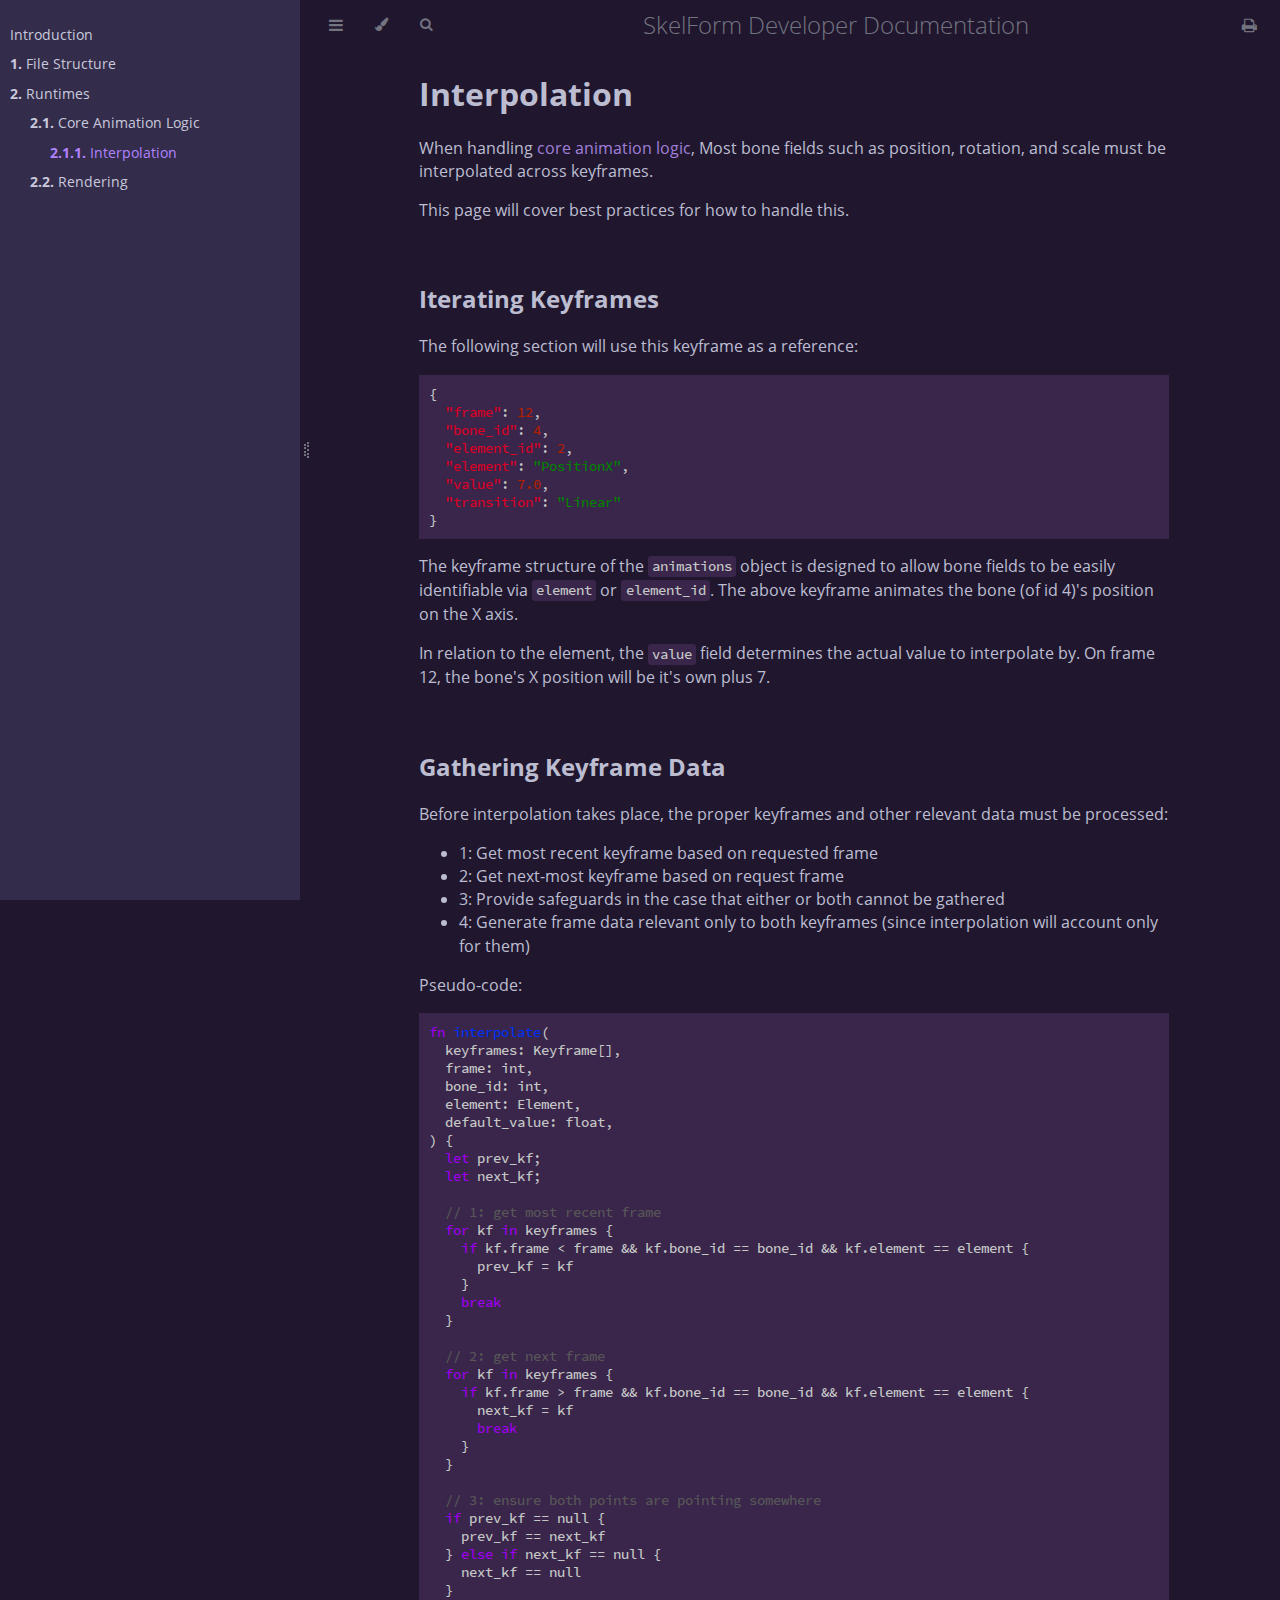
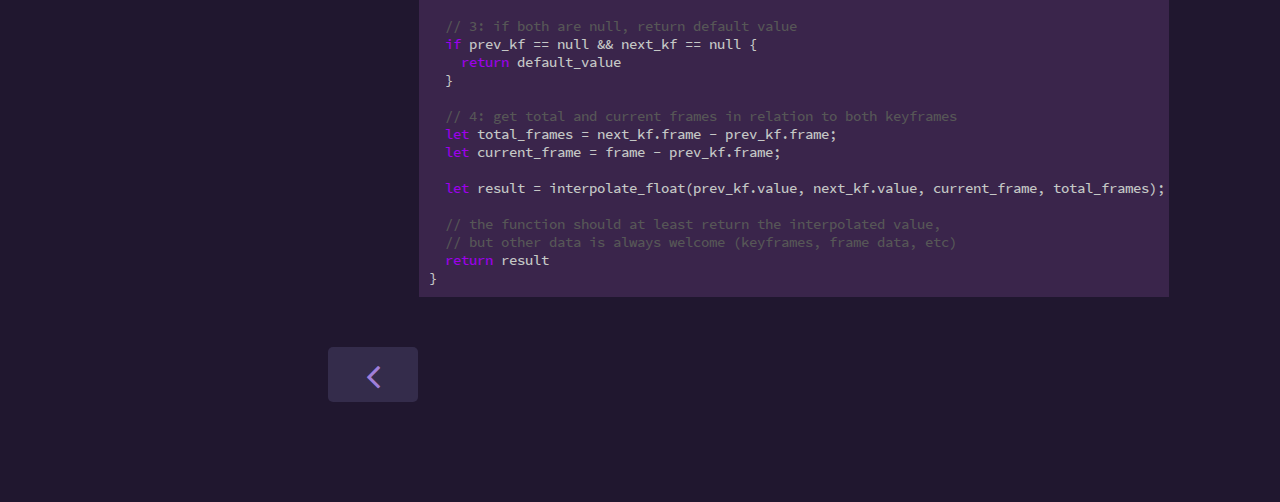
<file: interpolation.html>
<!DOCTYPE HTML>
<html lang="en" class="skelform sidebar-visible" dir="ltr">
    <head>
        <!-- Book generated using mdBook -->
        <meta charset="UTF-8">
        <title>Interpolation - SkelForm Developer Documentation</title>


        <!-- Custom HTML head -->

        <meta name="description" content="">
        <meta name="viewport" content="width=device-width, initial-scale=1">
        <meta name="theme-color" content="#ffffff">

        <link rel="icon" href="favicon.svg">
        <link rel="shortcut icon" href="favicon.png">
        <link rel="stylesheet" href="css/variables.css">
        <link rel="stylesheet" href="css/general.css">
        <link rel="stylesheet" href="css/chrome.css">
        <link rel="stylesheet" href="css/print.css" media="print">

        <!-- Fonts -->
        <link rel="stylesheet" href="FontAwesome/css/font-awesome.css">
        <link rel="stylesheet" href="fonts/fonts.css">

        <!-- Highlight.js Stylesheets -->
        <link rel="stylesheet" id="highlight-css" href="highlight.css">
        <link rel="stylesheet" id="tomorrow-night-css" href="tomorrow-night.css">
        <link rel="stylesheet" id="ayu-highlight-css" href="ayu-highlight.css">

        <!-- Custom theme stylesheets -->


        <!-- Provide site root and default themes to javascript -->
        <script>
            const path_to_root = "";
            const default_light_theme = "skelform";
            const default_dark_theme = "skelform";
        </script>
        <!-- Start loading toc.js asap -->
        <script src="toc.js"></script>
    </head>
    <body>
    <div id="mdbook-help-container">
        <div id="mdbook-help-popup">
            <h2 class="mdbook-help-title">Keyboard shortcuts</h2>
            <div>
                <p>Press <kbd>←</kbd> or <kbd>→</kbd> to navigate between chapters</p>
                <p>Press <kbd>S</kbd> or <kbd>/</kbd> to search in the book</p>
                <p>Press <kbd>?</kbd> to show this help</p>
                <p>Press <kbd>Esc</kbd> to hide this help</p>
            </div>
        </div>
    </div>
    <div id="body-container">
        <!-- Work around some values being stored in localStorage wrapped in quotes -->
        <script>
            try {
                let theme = localStorage.getItem('mdbook-theme');
                let sidebar = localStorage.getItem('mdbook-sidebar');

                if (theme.startsWith('"') && theme.endsWith('"')) {
                    localStorage.setItem('mdbook-theme', theme.slice(1, theme.length - 1));
                }

                if (sidebar.startsWith('"') && sidebar.endsWith('"')) {
                    localStorage.setItem('mdbook-sidebar', sidebar.slice(1, sidebar.length - 1));
                }
            } catch (e) { }
        </script>

        <!-- Set the theme before any content is loaded, prevents flash -->
        <script>
            const default_theme = window.matchMedia("(prefers-color-scheme: dark)").matches ? default_dark_theme : default_light_theme;
            let theme;
            try { theme = localStorage.getItem('mdbook-theme'); } catch(e) { }
            if (theme === null || theme === undefined) { theme = default_theme; }
            const html = document.documentElement;
            html.classList.remove('skelform')
            html.classList.add(theme);
            html.classList.add("js");
        </script>

        <input type="checkbox" id="sidebar-toggle-anchor" class="hidden">

        <!-- Hide / unhide sidebar before it is displayed -->
        <script>
            let sidebar = null;
            const sidebar_toggle = document.getElementById("sidebar-toggle-anchor");
            if (document.body.clientWidth >= 1080) {
                try { sidebar = localStorage.getItem('mdbook-sidebar'); } catch(e) { }
                sidebar = sidebar || 'visible';
            } else {
                sidebar = 'hidden';
            }
            sidebar_toggle.checked = sidebar === 'visible';
            html.classList.remove('sidebar-visible');
            html.classList.add("sidebar-" + sidebar);
        </script>

        <nav id="sidebar" class="sidebar" aria-label="Table of contents">
            <!-- populated by js -->
            <mdbook-sidebar-scrollbox class="sidebar-scrollbox"></mdbook-sidebar-scrollbox>
            <noscript>
                <iframe class="sidebar-iframe-outer" src="toc.html"></iframe>
            </noscript>
            <div id="sidebar-resize-handle" class="sidebar-resize-handle">
                <div class="sidebar-resize-indicator"></div>
            </div>
        </nav>

        <div id="page-wrapper" class="page-wrapper">

            <div class="page">
                <div id="menu-bar-hover-placeholder"></div>
                <div id="menu-bar" class="menu-bar sticky">
                    <div class="left-buttons">
                        <label id="sidebar-toggle" class="icon-button" for="sidebar-toggle-anchor" title="Toggle Table of Contents" aria-label="Toggle Table of Contents" aria-controls="sidebar">
                            <i class="fa fa-bars"></i>
                        </label>
                        <button id="theme-toggle" class="icon-button" type="button" title="Change theme" aria-label="Change theme" aria-haspopup="true" aria-expanded="false" aria-controls="theme-list">
                            <i class="fa fa-paint-brush"></i>
                        </button>
                        <ul id="theme-list" class="theme-popup" aria-label="Themes" role="menu">
                            <li role="none"><button role="menuitem" class="theme" id="default_theme">Auto</button></li>
                            <li role="none"><button role="menuitem" class="theme" id="light">Light</button></li>
                            <li role="none"><button role="menuitem" class="theme" id="rust">Rust</button></li>
                            <li role="none"><button role="menuitem" class="theme" id="coal">Coal</button></li>
                            <li role="none"><button role="menuitem" class="theme" id="navy">Navy</button></li>
                            <li role="none"><button role="menuitem" class="theme" id="ayu">Ayu</button></li>
                            <li role="none"><button role="menuitem" class="theme" id="skelform">SkelForm</button></li>
                        </ul>
                        <button id="search-toggle" class="icon-button" type="button" title="Search (`/`)" aria-label="Toggle Searchbar" aria-expanded="false" aria-keyshortcuts="/ s" aria-controls="searchbar">
                            <i class="fa fa-search"></i>
                        </button>
                    </div>

                    <h1 class="menu-title">SkelForm Developer Documentation</h1>

                    <div class="right-buttons">
                        <a href="print.html" title="Print this book" aria-label="Print this book">
                            <i id="print-button" class="fa fa-print"></i>
                        </a>

                    </div>
                </div>

                <div id="search-wrapper" class="hidden">
                    <form id="searchbar-outer" class="searchbar-outer">
                        <input type="search" id="searchbar" name="searchbar" placeholder="Search this book ..." aria-controls="searchresults-outer" aria-describedby="searchresults-header">
                    </form>
                    <div id="searchresults-outer" class="searchresults-outer hidden">
                        <div id="searchresults-header" class="searchresults-header"></div>
                        <ul id="searchresults">
                        </ul>
                    </div>
                </div>

                <!-- Apply ARIA attributes after the sidebar and the sidebar toggle button are added to the DOM -->
                <script>
                    document.getElementById('sidebar-toggle').setAttribute('aria-expanded', sidebar === 'visible');
                    document.getElementById('sidebar').setAttribute('aria-hidden', sidebar !== 'visible');
                    Array.from(document.querySelectorAll('#sidebar a')).forEach(function(link) {
                        link.setAttribute('tabIndex', sidebar === 'visible' ? 0 : -1);
                    });
                </script>

                <div id="content" class="content">
                    <main>
                        <h1 id="interpolation"><a class="header" href="#interpolation">Interpolation</a></h1>
<p>When handling <a href="./core_anim_logic.html">core animation logic</a>, Most bone fields
such as position, rotation, and scale must be interpolated across keyframes.</p>
<p>This page will cover best practices for how to handle this.</p>
<h2 id="iterating-keyframes"><a class="header" href="#iterating-keyframes">Iterating Keyframes</a></h2>
<p>The following section will use this keyframe as a reference:</p>
<pre><code class="language-json">{
  "frame": 12,
  "bone_id": 4,
  "element_id": 2,
  "element": "PositionX",
  "value": 7.0,
  "transition": "Linear"
}
</code></pre>
<p>The keyframe structure of the <code>animations</code> object is designed to allow bone
fields to be easily identifiable via <code>element</code> or <code>element_id</code>. The above
keyframe animates the bone (of id 4)'s position on the X axis.</p>
<p>In relation to the element, the <code>value</code> field determines the actual value to
interpolate by. On frame 12, the bone's X position will be it's own plus 7.</p>
<h2 id="gathering-keyframe-data"><a class="header" href="#gathering-keyframe-data">Gathering Keyframe Data</a></h2>
<p>Before interpolation takes place, the proper keyframes and other relevant data
must be processed:</p>
<ul>
<li>1: Get most recent keyframe based on requested frame</li>
<li>2: Get next-most keyframe based on request frame</li>
<li>3: Provide safeguards in the case that either or both cannot be gathered</li>
<li>4: Generate frame data relevant only to both keyframes (since interpolation will
account only for them)</li>
</ul>
<p>Pseudo-code:</p>
<pre><pre class="playground"><code class="language-rust"><span class="boring">#![allow(unused)]
</span><span class="boring">fn main() {
</span>fn interpolate(
  keyframes: Keyframe[],
  frame: int,
  bone_id: int,
  element: Element,
  default_value: float,
) {
  let prev_kf;
  let next_kf;

  // 1: get most recent frame
  for kf in keyframes {
    if kf.frame &lt; frame &amp;&amp; kf.bone_id == bone_id &amp;&amp; kf.element == element {
      prev_kf = kf
    }
    break
  }

  // 2: get next frame
  for kf in keyframes {
    if kf.frame &gt; frame &amp;&amp; kf.bone_id == bone_id &amp;&amp; kf.element == element {
      next_kf = kf
      break
    }
  }

  // 3: ensure both points are pointing somewhere
  if prev_kf == null {
    prev_kf == next_kf
  } else if next_kf == null {
    next_kf == null
  }

  // 3: if both are null, return default value
  if prev_kf == null &amp;&amp; next_kf == null {
    return default_value
  }

  // 4: get total and current frames in relation to both keyframes
  let total_frames = next_kf.frame - prev_kf.frame;
  let current_frame = frame - prev_kf.frame;

  let result = interpolate_float(prev_kf.value, next_kf.value, current_frame, total_frames);

  // the function should at least return the interpolated value, 
  // but other data is always welcome (keyframes, frame data, etc)
  return result
}
<span class="boring">}</span></code></pre></pre>

                    </main>

                    <nav class="nav-wrapper" aria-label="Page navigation">
                        <!-- Mobile navigation buttons -->
                            <a rel="prev" href="core_anim_logic.html" class="mobile-nav-chapters previous" title="Previous chapter" aria-label="Previous chapter" aria-keyshortcuts="Left">
                                <i class="fa fa-angle-left"></i>
                            </a>


                        <div style="clear: both"></div>
                    </nav>
                </div>
            </div>

            <nav class="nav-wide-wrapper" aria-label="Page navigation">
                    <a rel="prev" href="core_anim_logic.html" class="nav-chapters previous" title="Previous chapter" aria-label="Previous chapter" aria-keyshortcuts="Left">
                        <i class="fa fa-angle-left"></i>
                    </a>

            </nav>

        </div>




        <script>
            window.playground_copyable = true;
        </script>


        <script src="elasticlunr.min.js"></script>
        <script src="mark.min.js"></script>
        <script src="searcher.js"></script>

        <script src="clipboard.min.js"></script>
        <script src="highlight.js"></script>
        <script src="book.js"></script>

        <!-- Custom JS scripts -->


    </div>
    </body>
</html>
</file>
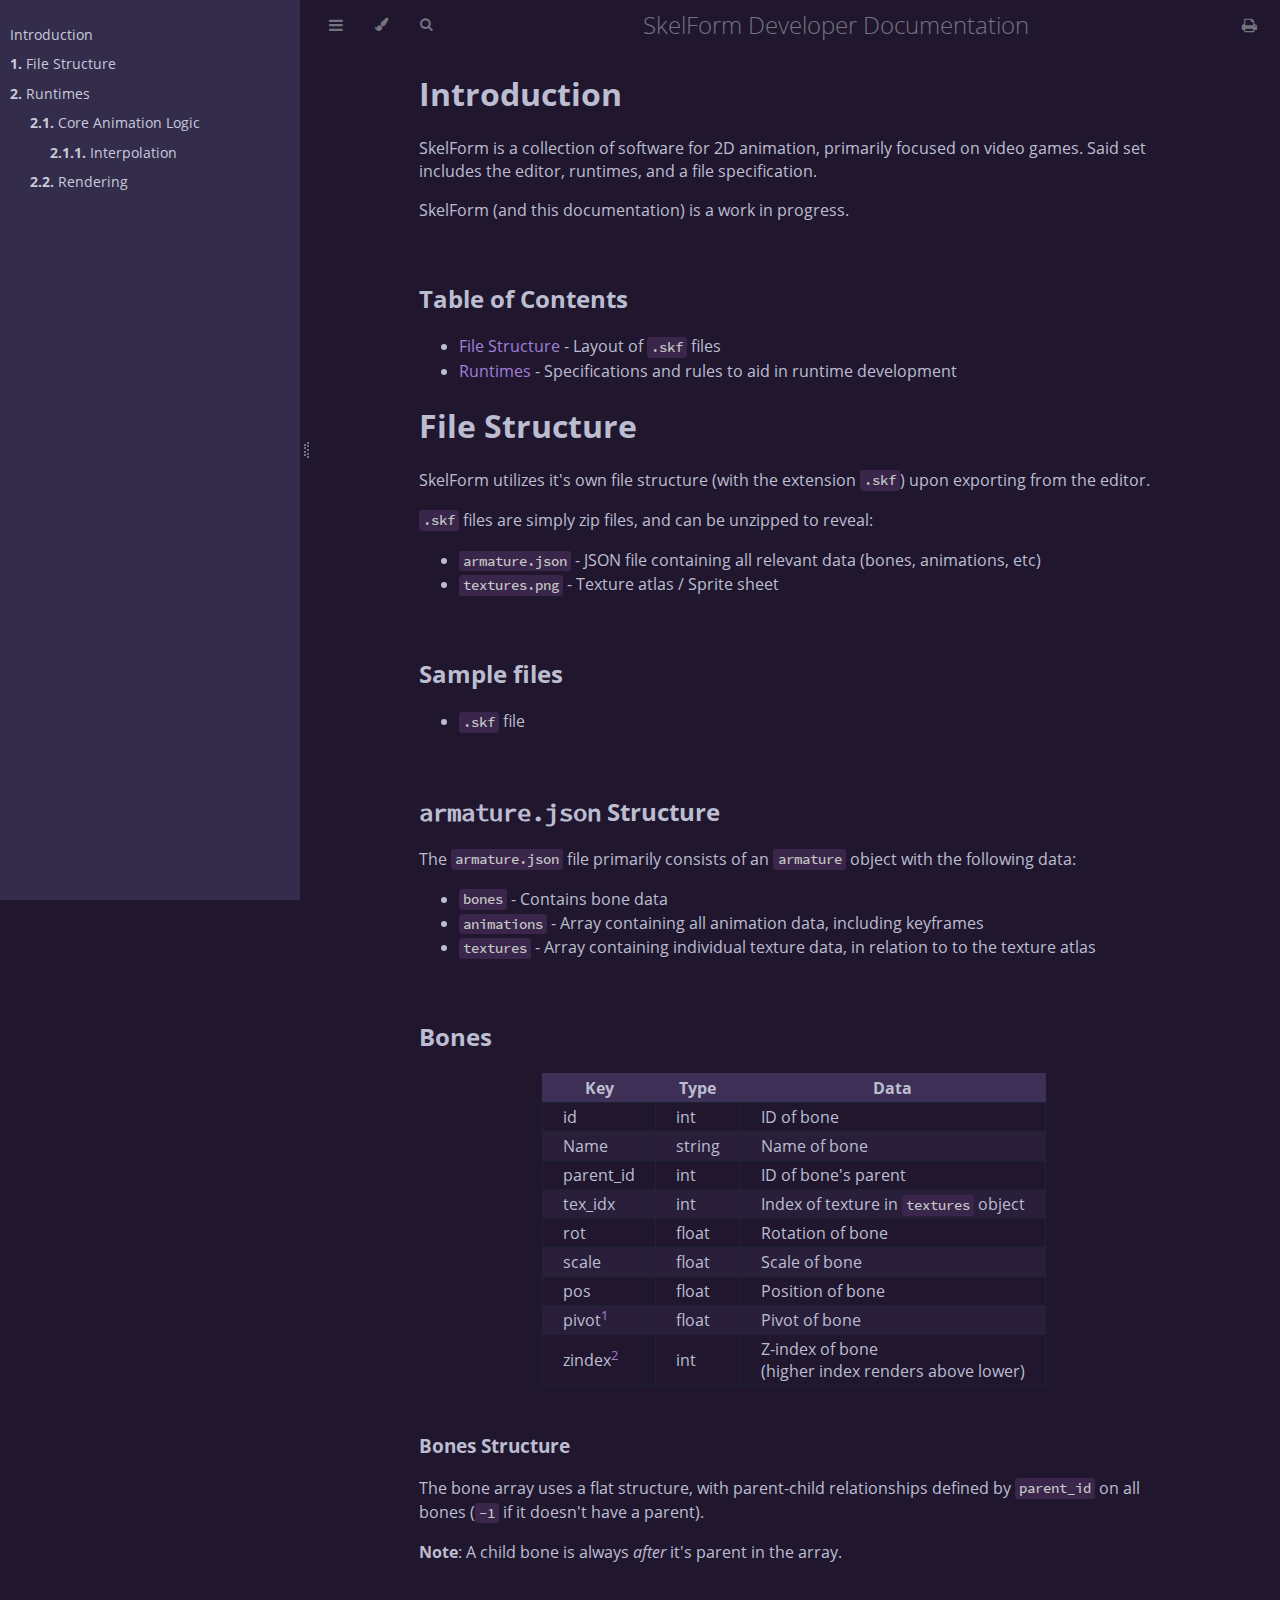
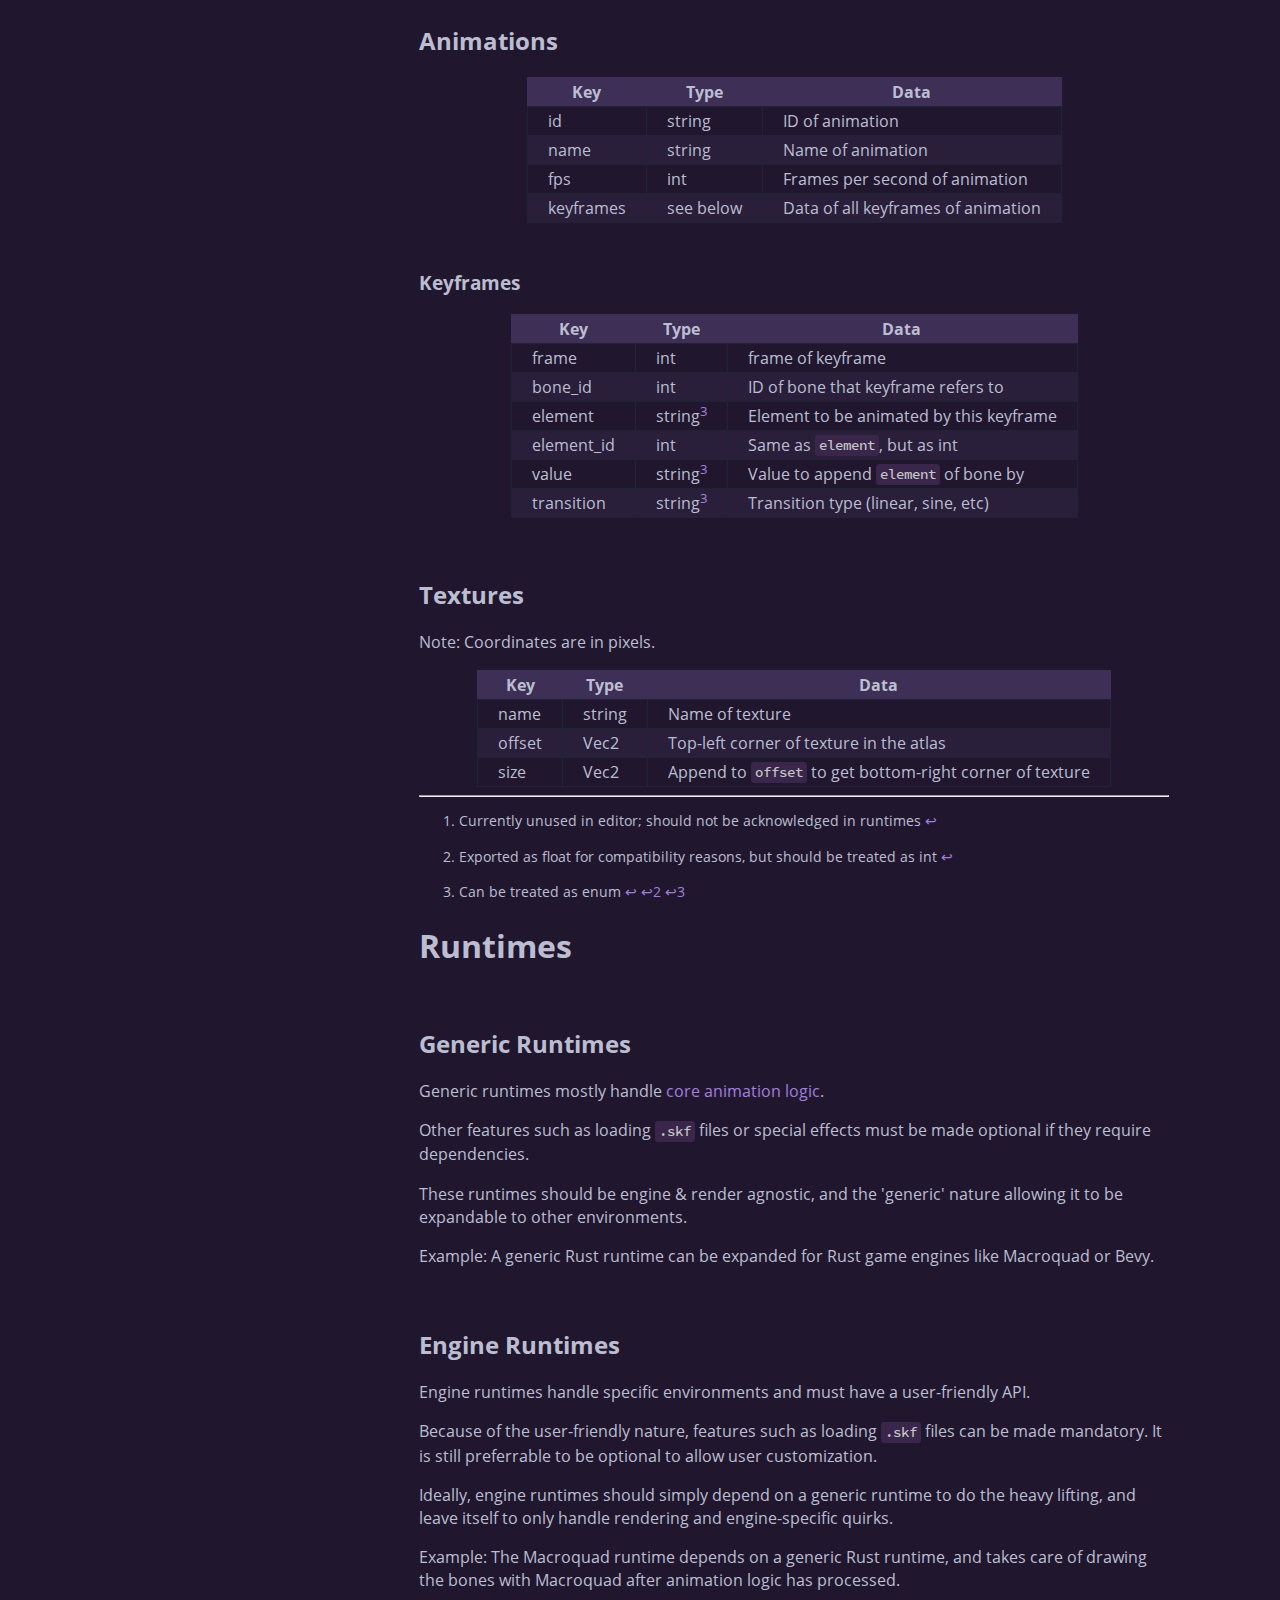
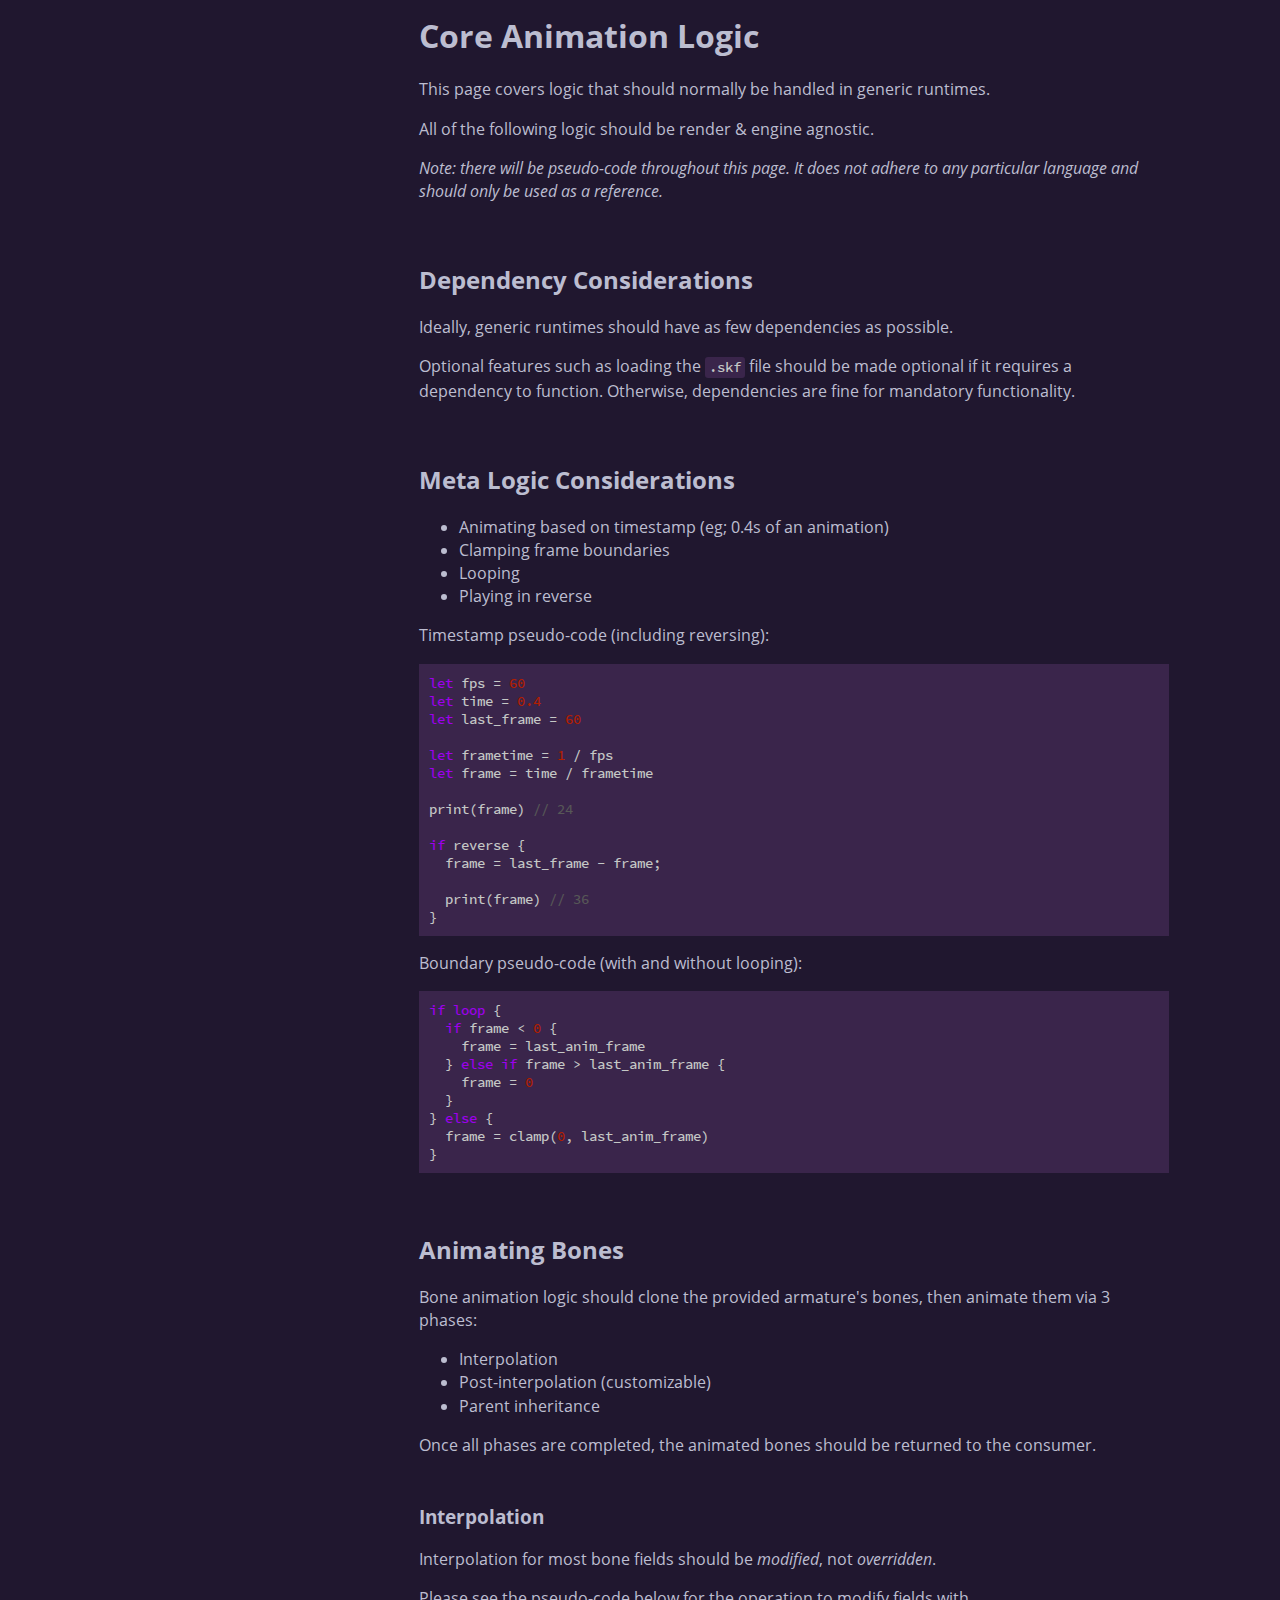
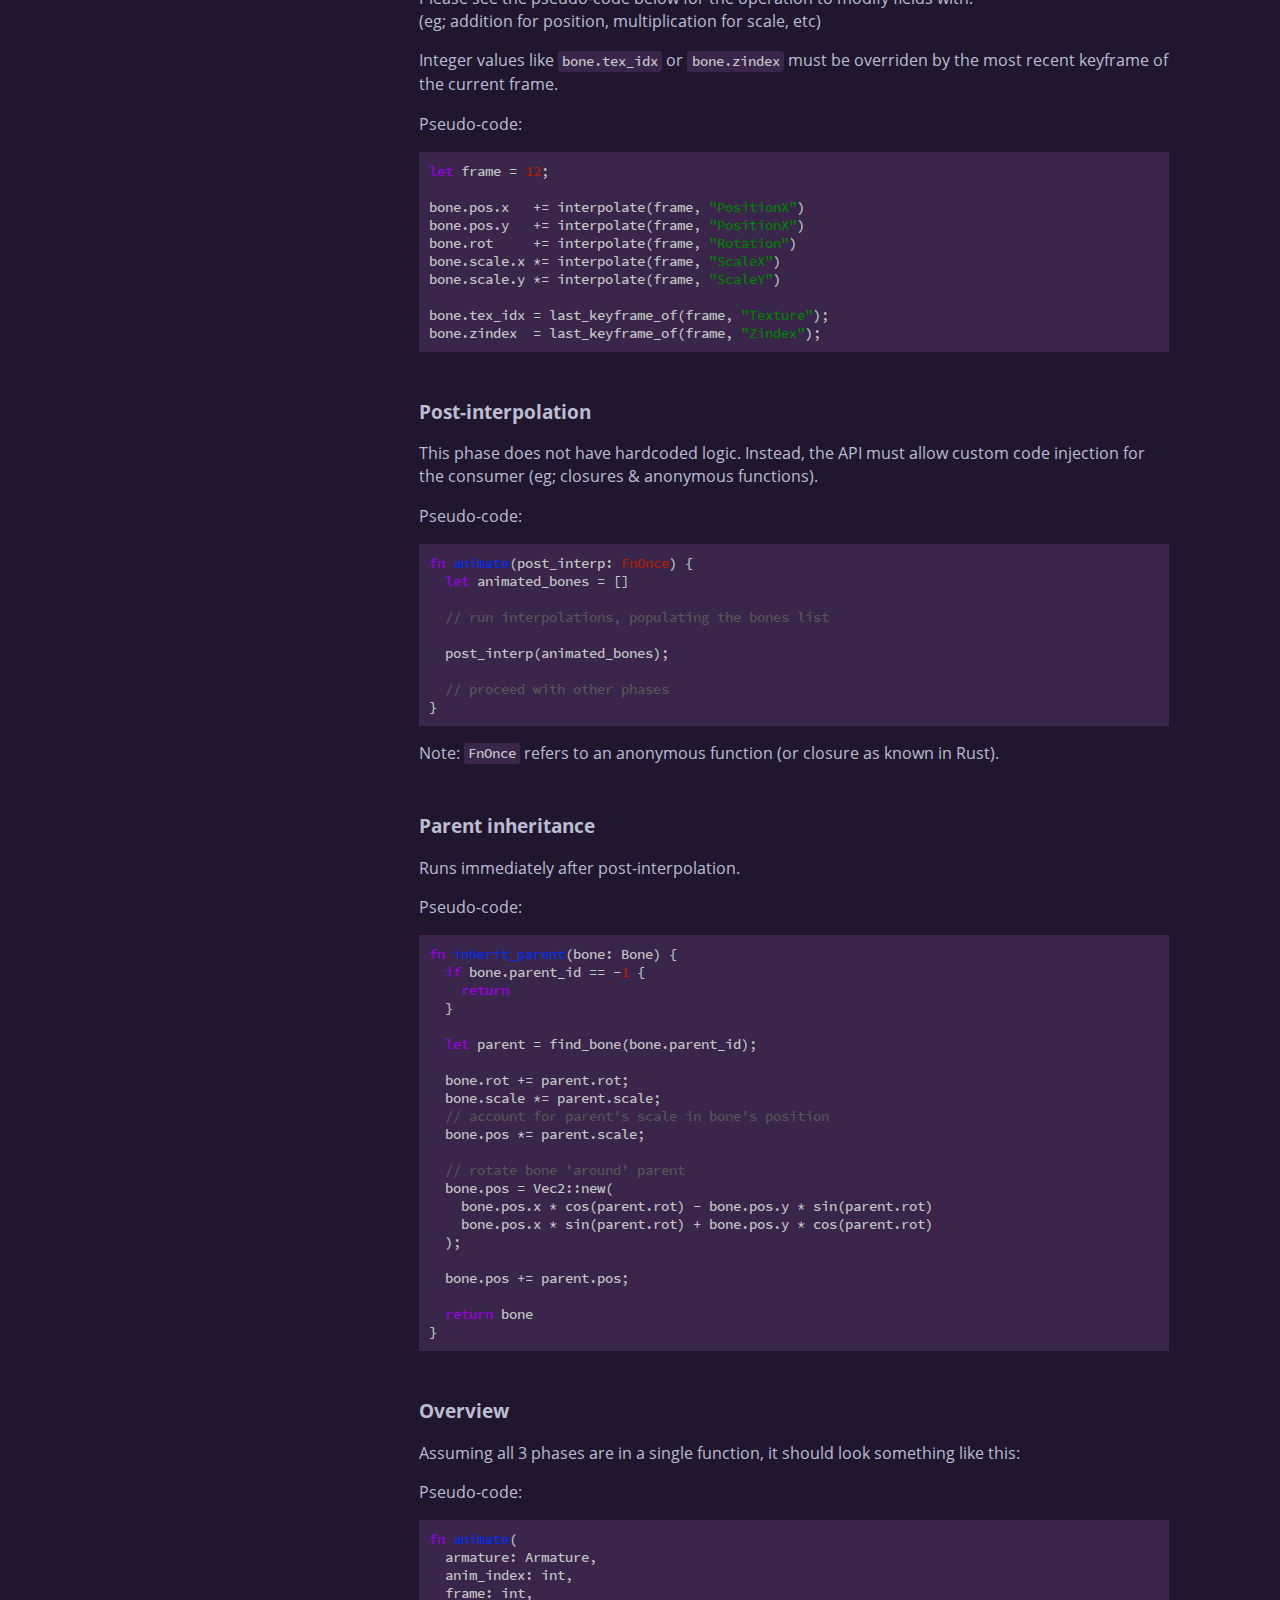
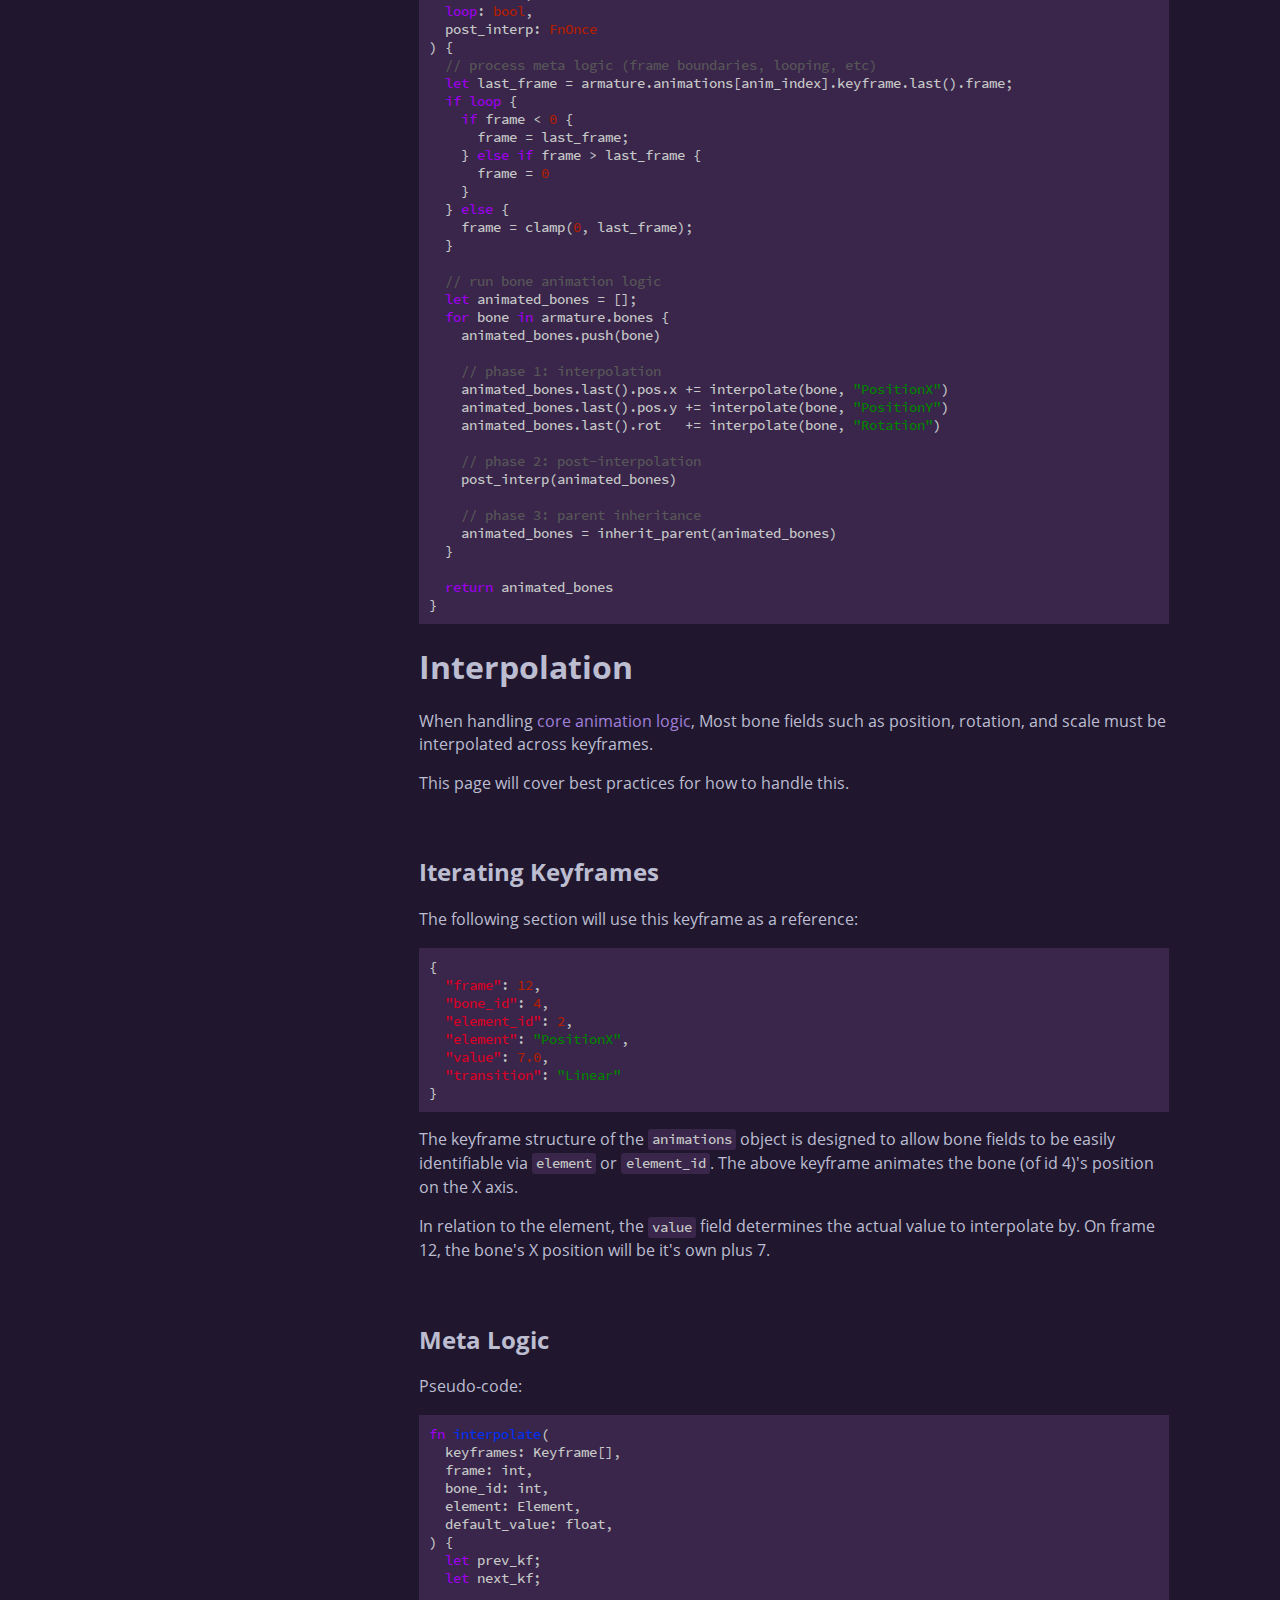
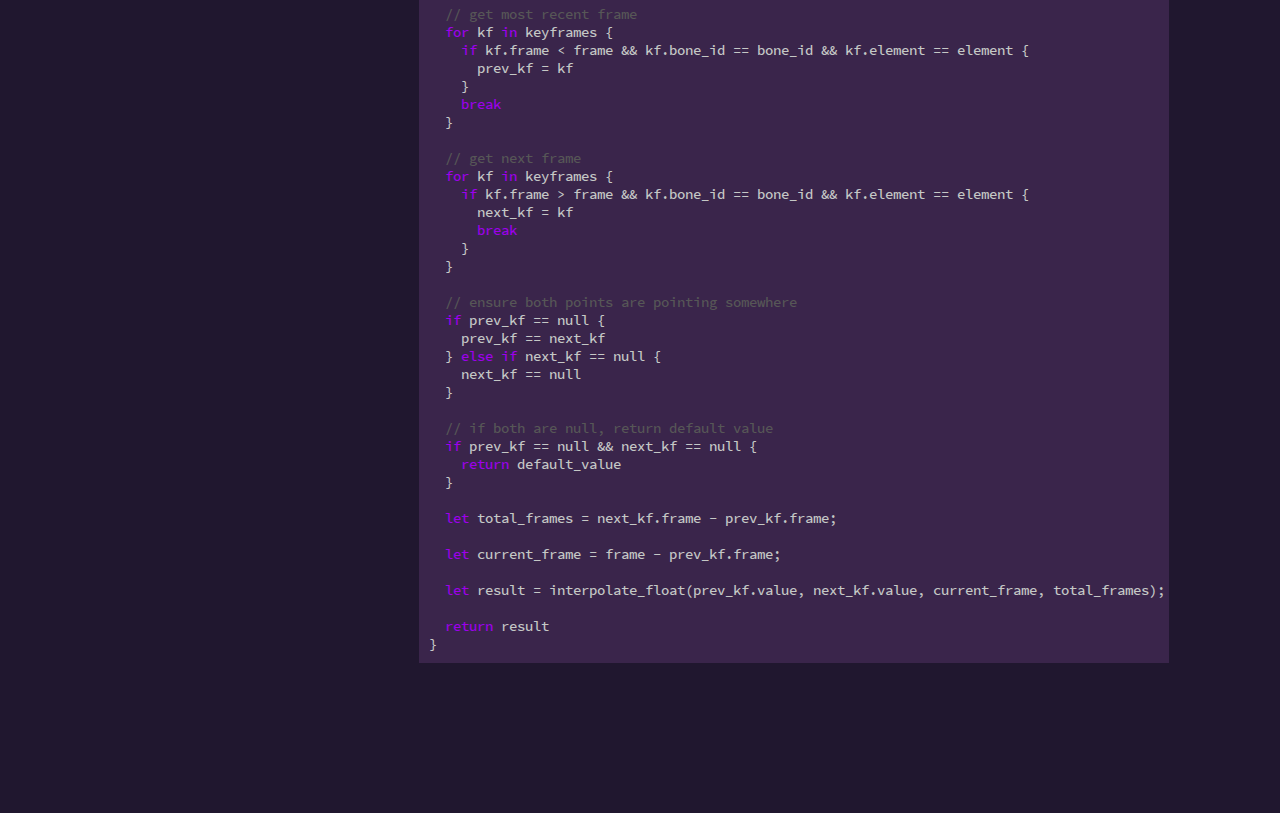
<file: print.html>
<!DOCTYPE HTML>
<html lang="en" class="skelform sidebar-visible" dir="ltr">
    <head>
        <!-- Book generated using mdBook -->
        <meta charset="UTF-8">
        <title>SkelForm Developer Documentation</title>
        <meta name="robots" content="noindex">


        <!-- Custom HTML head -->

        <meta name="description" content="">
        <meta name="viewport" content="width=device-width, initial-scale=1">
        <meta name="theme-color" content="#ffffff">

        <link rel="icon" href="favicon.svg">
        <link rel="shortcut icon" href="favicon.png">
        <link rel="stylesheet" href="css/variables.css">
        <link rel="stylesheet" href="css/general.css">
        <link rel="stylesheet" href="css/chrome.css">
        <link rel="stylesheet" href="css/print.css" media="print">

        <!-- Fonts -->
        <link rel="stylesheet" href="FontAwesome/css/font-awesome.css">
        <link rel="stylesheet" href="fonts/fonts.css">

        <!-- Highlight.js Stylesheets -->
        <link rel="stylesheet" id="highlight-css" href="highlight.css">
        <link rel="stylesheet" id="tomorrow-night-css" href="tomorrow-night.css">
        <link rel="stylesheet" id="ayu-highlight-css" href="ayu-highlight.css">

        <!-- Custom theme stylesheets -->


        <!-- Provide site root and default themes to javascript -->
        <script>
            const path_to_root = "";
            const default_light_theme = "skelform";
            const default_dark_theme = "skelform";
        </script>
        <!-- Start loading toc.js asap -->
        <script src="toc.js"></script>
    </head>
    <body>
    <div id="mdbook-help-container">
        <div id="mdbook-help-popup">
            <h2 class="mdbook-help-title">Keyboard shortcuts</h2>
            <div>
                <p>Press <kbd>←</kbd> or <kbd>→</kbd> to navigate between chapters</p>
                <p>Press <kbd>S</kbd> or <kbd>/</kbd> to search in the book</p>
                <p>Press <kbd>?</kbd> to show this help</p>
                <p>Press <kbd>Esc</kbd> to hide this help</p>
            </div>
        </div>
    </div>
    <div id="body-container">
        <!-- Work around some values being stored in localStorage wrapped in quotes -->
        <script>
            try {
                let theme = localStorage.getItem('mdbook-theme');
                let sidebar = localStorage.getItem('mdbook-sidebar');

                if (theme.startsWith('"') && theme.endsWith('"')) {
                    localStorage.setItem('mdbook-theme', theme.slice(1, theme.length - 1));
                }

                if (sidebar.startsWith('"') && sidebar.endsWith('"')) {
                    localStorage.setItem('mdbook-sidebar', sidebar.slice(1, sidebar.length - 1));
                }
            } catch (e) { }
        </script>

        <!-- Set the theme before any content is loaded, prevents flash -->
        <script>
            const default_theme = window.matchMedia("(prefers-color-scheme: dark)").matches ? default_dark_theme : default_light_theme;
            let theme;
            try { theme = localStorage.getItem('mdbook-theme'); } catch(e) { }
            if (theme === null || theme === undefined) { theme = default_theme; }
            const html = document.documentElement;
            html.classList.remove('skelform')
            html.classList.add(theme);
            html.classList.add("js");
        </script>

        <input type="checkbox" id="sidebar-toggle-anchor" class="hidden">

        <!-- Hide / unhide sidebar before it is displayed -->
        <script>
            let sidebar = null;
            const sidebar_toggle = document.getElementById("sidebar-toggle-anchor");
            if (document.body.clientWidth >= 1080) {
                try { sidebar = localStorage.getItem('mdbook-sidebar'); } catch(e) { }
                sidebar = sidebar || 'visible';
            } else {
                sidebar = 'hidden';
            }
            sidebar_toggle.checked = sidebar === 'visible';
            html.classList.remove('sidebar-visible');
            html.classList.add("sidebar-" + sidebar);
        </script>

        <nav id="sidebar" class="sidebar" aria-label="Table of contents">
            <!-- populated by js -->
            <mdbook-sidebar-scrollbox class="sidebar-scrollbox"></mdbook-sidebar-scrollbox>
            <noscript>
                <iframe class="sidebar-iframe-outer" src="toc.html"></iframe>
            </noscript>
            <div id="sidebar-resize-handle" class="sidebar-resize-handle">
                <div class="sidebar-resize-indicator"></div>
            </div>
        </nav>

        <div id="page-wrapper" class="page-wrapper">

            <div class="page">
                <div id="menu-bar-hover-placeholder"></div>
                <div id="menu-bar" class="menu-bar sticky">
                    <div class="left-buttons">
                        <label id="sidebar-toggle" class="icon-button" for="sidebar-toggle-anchor" title="Toggle Table of Contents" aria-label="Toggle Table of Contents" aria-controls="sidebar">
                            <i class="fa fa-bars"></i>
                        </label>
                        <button id="theme-toggle" class="icon-button" type="button" title="Change theme" aria-label="Change theme" aria-haspopup="true" aria-expanded="false" aria-controls="theme-list">
                            <i class="fa fa-paint-brush"></i>
                        </button>
                        <ul id="theme-list" class="theme-popup" aria-label="Themes" role="menu">
                            <li role="none"><button role="menuitem" class="theme" id="default_theme">Auto</button></li>
                            <li role="none"><button role="menuitem" class="theme" id="light">Light</button></li>
                            <li role="none"><button role="menuitem" class="theme" id="rust">Rust</button></li>
                            <li role="none"><button role="menuitem" class="theme" id="coal">Coal</button></li>
                            <li role="none"><button role="menuitem" class="theme" id="navy">Navy</button></li>
                            <li role="none"><button role="menuitem" class="theme" id="ayu">Ayu</button></li>
                            <li role="none"><button role="menuitem" class="theme" id="skelform">SkelForm</button></li>
                        </ul>
                        <button id="search-toggle" class="icon-button" type="button" title="Search (`/`)" aria-label="Toggle Searchbar" aria-expanded="false" aria-keyshortcuts="/ s" aria-controls="searchbar">
                            <i class="fa fa-search"></i>
                        </button>
                    </div>

                    <h1 class="menu-title">SkelForm Developer Documentation</h1>

                    <div class="right-buttons">
                        <a href="print.html" title="Print this book" aria-label="Print this book">
                            <i id="print-button" class="fa fa-print"></i>
                        </a>

                    </div>
                </div>

                <div id="search-wrapper" class="hidden">
                    <form id="searchbar-outer" class="searchbar-outer">
                        <input type="search" id="searchbar" name="searchbar" placeholder="Search this book ..." aria-controls="searchresults-outer" aria-describedby="searchresults-header">
                    </form>
                    <div id="searchresults-outer" class="searchresults-outer hidden">
                        <div id="searchresults-header" class="searchresults-header"></div>
                        <ul id="searchresults">
                        </ul>
                    </div>
                </div>

                <!-- Apply ARIA attributes after the sidebar and the sidebar toggle button are added to the DOM -->
                <script>
                    document.getElementById('sidebar-toggle').setAttribute('aria-expanded', sidebar === 'visible');
                    document.getElementById('sidebar').setAttribute('aria-hidden', sidebar !== 'visible');
                    Array.from(document.querySelectorAll('#sidebar a')).forEach(function(link) {
                        link.setAttribute('tabIndex', sidebar === 'visible' ? 0 : -1);
                    });
                </script>

                <div id="content" class="content">
                    <main>
                        <h1 id="introduction"><a class="header" href="#introduction">Introduction</a></h1>
<p>SkelForm is a collection of software for 2D animation, primarily focused on
video games. Said set includes the editor, runtimes, and a file specification.</p>
<p>SkelForm (and this documentation) is a work in progress.</p>
<h2 id="table-of-contents"><a class="header" href="#table-of-contents">Table of Contents</a></h2>
<ul>
<li><a href="./file_specs.html">File Structure</a> - Layout of <code>.skf</code> files</li>
<li><a href="./runtime_spec.html">Runtimes</a> - Specifications and rules to
aid in runtime development</li>
</ul>
<div style="break-before: page; page-break-before: always;"></div><h1 id="file-structure"><a class="header" href="#file-structure">File Structure</a></h1>
<p>SkelForm utilizes it's own file structure (with the extension <code>.skf</code>) upon
exporting from the editor.</p>
<p><code>.skf</code> files are simply zip files, and can be unzipped to reveal:</p>
<ul>
<li><code>armature.json</code> - JSON file containing all relevant data (bones, animations,
etc)</li>
<li><code>textures.png</code> - Texture atlas / Sprite sheet</li>
</ul>
<h2 id="sample-files"><a class="header" href="#sample-files">Sample files</a></h2>
<ul>
<li><code>.skf</code> file</li>
</ul>
<h2 id="armaturejson-structure"><a class="header" href="#armaturejson-structure"><code>armature.json</code> Structure</a></h2>
<p>The <code>armature.json</code> file primarily consists of an <code>armature</code> object with the
following data:</p>
<ul>
<li><code>bones</code> - Contains bone data</li>
<li><code>animations</code> - Array containing all animation data, including keyframes</li>
<li><code>textures</code> - Array containing individual texture data, in relation to to the
texture atlas</li>
</ul>
<h2 id="bones"><a class="header" href="#bones">Bones</a></h2>
<div class="table-wrapper"><table><thead><tr><th>Key</th><th>Type</th><th>Data</th></tr></thead><tbody>
<tr><td>id</td><td>int</td><td>ID of bone</td></tr>
<tr><td>Name</td><td>string</td><td>Name of bone</td></tr>
<tr><td>parent_id</td><td>int</td><td>ID of bone's parent</td></tr>
<tr><td>tex_idx</td><td>int</td><td>Index of texture in <code>textures</code> object</td></tr>
<tr><td>rot</td><td>float</td><td>Rotation of bone</td></tr>
<tr><td>scale</td><td>float</td><td>Scale of bone</td></tr>
<tr><td>pos</td><td>float</td><td>Position of bone</td></tr>
<tr><td>pivot<sup class="footnote-reference" id="fr-1-1"><a href="#footnote-1">1</a></sup></td><td>float</td><td>Pivot of bone</td></tr>
<tr><td>zindex<sup class="footnote-reference" id="fr-2-1"><a href="#footnote-2">2</a></sup></td><td>int</td><td>Z-index of bone<br>(higher index renders above lower)</td></tr>
</tbody></table>
</div>
<h3 id="bones-structure"><a class="header" href="#bones-structure">Bones Structure</a></h3>
<p>The bone array uses a flat structure, with parent-child relationships defined by
<code>parent_id</code> on all bones (<code>-1</code> if it doesn't have a parent).</p>
<p><strong>Note</strong>: A child bone is always <em>after</em> it's parent in the array.</p>
<h2 id="animations"><a class="header" href="#animations">Animations</a></h2>
<div class="table-wrapper"><table><thead><tr><th>Key</th><th>Type</th><th>Data</th></tr></thead><tbody>
<tr><td>id</td><td>string</td><td>ID of animation</td></tr>
<tr><td>name</td><td>string</td><td>Name of animation</td></tr>
<tr><td>fps</td><td>int</td><td>Frames per second of animation</td></tr>
<tr><td>keyframes</td><td>see below</td><td>Data of all keyframes of animation</td></tr>
</tbody></table>
</div>
<h3 id="keyframes"><a class="header" href="#keyframes">Keyframes</a></h3>
<div class="table-wrapper"><table><thead><tr><th>Key</th><th>Type</th><th>Data</th></tr></thead><tbody>
<tr><td>frame</td><td>int</td><td>frame of keyframe</td></tr>
<tr><td>bone_id</td><td>int</td><td>ID of bone that keyframe refers to</td></tr>
<tr><td>element</td><td>string<sup class="footnote-reference" id="fr-3-1"><a href="#footnote-3">3</a></sup></td><td>Element to be animated by this keyframe</td></tr>
<tr><td>element_id</td><td>int</td><td>Same as <code>element</code>, but as int</td></tr>
<tr><td>value</td><td>string<sup class="footnote-reference" id="fr-3-2"><a href="#footnote-3">3</a></sup></td><td>Value to append <code>element</code> of bone by</td></tr>
<tr><td>transition</td><td>string<sup class="footnote-reference" id="fr-3-3"><a href="#footnote-3">3</a></sup></td><td>Transition type (linear, sine, etc)</td></tr>
</tbody></table>
</div>
<h2 id="textures"><a class="header" href="#textures">Textures</a></h2>
<p>Note: Coordinates are in pixels.</p>
<div class="table-wrapper"><table><thead><tr><th>Key</th><th>Type</th><th>Data</th></tr></thead><tbody>
<tr><td>name</td><td>string</td><td>Name of texture</td></tr>
<tr><td>offset</td><td>Vec2</td><td>Top-left corner of texture in the atlas</td></tr>
<tr><td>size</td><td>Vec2</td><td>Append to <code>offset</code> to get bottom-right corner of texture</td></tr>
</tbody></table>
</div><hr>
<ol class="footnote-definition"><li id="footnote-1">
<p>Currently unused in editor; should not be acknowledged in runtimes <a href="#fr-1-1">↩</a></p>
</li>
<li id="footnote-2">
<p>Exported as float for compatibility reasons, but should be treated as int <a href="#fr-2-1">↩</a></p>
</li>
<li id="footnote-3">
<p>Can be treated as enum <a href="#fr-3-1">↩</a> <a href="#fr-3-2">↩2</a> <a href="#fr-3-3">↩3</a></p>
</li>
</ol><div style="break-before: page; page-break-before: always;"></div><h1 id="runtimes"><a class="header" href="#runtimes">Runtimes</a></h1>
<h2 id="generic-runtimes"><a class="header" href="#generic-runtimes">Generic Runtimes</a></h2>
<p>Generic runtimes mostly handle <a href="./core_anim_logic.html">core animation logic</a>.</p>
<p>Other features such as loading <code>.skf</code> files or special effects must be made
optional if they require dependencies.</p>
<p>These runtimes should be engine &amp; render agnostic, and the 'generic' nature
allowing it to be expandable to other environments.</p>
<p>Example: A generic Rust runtime can be expanded for Rust game engines like
Macroquad or Bevy.</p>
<h2 id="engine-runtimes"><a class="header" href="#engine-runtimes">Engine Runtimes</a></h2>
<p>Engine runtimes handle specific environments and must have a user-friendly API.</p>
<p>Because of the user-friendly nature, features such as loading <code>.skf</code> files can
be made mandatory. It is still preferrable to be optional to allow user
customization.</p>
<p>Ideally, engine runtimes should simply depend on a generic runtime to do the
heavy lifting, and leave itself to only handle rendering and engine-specific
quirks.</p>
<p>Example: The Macroquad runtime depends on a generic Rust runtime, and takes care
of drawing the bones with Macroquad after animation logic has processed.</p>
<div style="break-before: page; page-break-before: always;"></div><h1 id="core-animation-logic"><a class="header" href="#core-animation-logic">Core Animation Logic</a></h1>
<p>This page covers logic that should normally be handled in generic runtimes.</p>
<p>All of the following logic should be render &amp; engine agnostic.</p>
<p><em>Note: there will be pseudo-code throughout this page. It does not adhere to any
particular language and should only be used as a reference.</em></p>
<h2 id="dependency-considerations"><a class="header" href="#dependency-considerations">Dependency Considerations</a></h2>
<p>Ideally, generic runtimes should have as few dependencies as possible.</p>
<p>Optional features such as loading the <code>.skf</code> file should be made optional if it
requires a dependency to function. Otherwise, dependencies are fine for
mandatory functionality.</p>
<h2 id="meta-logic-considerations"><a class="header" href="#meta-logic-considerations">Meta Logic Considerations</a></h2>
<ul>
<li>Animating based on timestamp (eg; 0.4s of an animation)</li>
<li>Clamping frame boundaries</li>
<li>Looping</li>
<li>Playing in reverse</li>
</ul>
<p>Timestamp pseudo-code (including reversing):</p>
<pre><code class="language-rust noplayground">let fps = 60
let time = 0.4
let last_frame = 60

let frametime = 1 / fps
let frame = time / frametime

print(frame) // 24

if reverse {
  frame = last_frame - frame;

  print(frame) // 36
}</code></pre>
<p>Boundary pseudo-code (with and without looping):</p>
<pre><code class="language-rust noplayground">if loop {
  if frame &lt; 0 {
    frame = last_anim_frame
  } else if frame &gt; last_anim_frame {
    frame = 0
  }
} else {
  frame = clamp(0, last_anim_frame)
}</code></pre>
<h2 id="animating-bones"><a class="header" href="#animating-bones">Animating Bones</a></h2>
<p>Bone animation logic should clone the provided armature's bones, then animate
them via 3 phases:</p>
<ul>
<li>Interpolation</li>
<li>Post-interpolation (customizable)</li>
<li>Parent inheritance</li>
</ul>
<p>Once all phases are completed, the animated bones should be returned to the
consumer.</p>
<h3 id="interpolation"><a class="header" href="#interpolation">Interpolation</a></h3>
<p>Interpolation for most bone fields should be <em>modified</em>, not <em>overridden</em>.</p>
<p>Please see the pseudo-code below for the operation to modify fields
with.<br>(eg; addition for position, multiplication for scale, etc)</p>
<p>Integer values like <code>bone.tex_idx</code> or <code>bone.zindex</code> must be overriden by the
most recent keyframe of the current frame.</p>
<p>Pseudo-code:</p>
<pre><code class="language-rust noplayground">let frame = 12;

bone.pos.x   += interpolate(frame, "PositionX")
bone.pos.y   += interpolate(frame, "PositionX")
bone.rot     += interpolate(frame, "Rotation")
bone.scale.x *= interpolate(frame, "ScaleX")
bone.scale.y *= interpolate(frame, "ScaleY")

bone.tex_idx = last_keyframe_of(frame, "Texture");
bone.zindex  = last_keyframe_of(frame, "Zindex");</code></pre>
<h3 id="post-interpolation"><a class="header" href="#post-interpolation">Post-interpolation</a></h3>
<p>This phase does not have hardcoded logic. Instead, the API must allow custom
code injection for the consumer (eg; closures &amp; anonymous functions).</p>
<p>Pseudo-code:</p>
<pre><code class="language-rust noplayground">fn animate(post_interp: FnOnce) {
  let animated_bones = []

  // run interpolations, populating the bones list

  post_interp(animated_bones);

  // proceed with other phases
}</code></pre>
<p>Note: <code>FnOnce</code> refers to an anonymous function (or closure as known in Rust).</p>
<h3 id="parent-inheritance"><a class="header" href="#parent-inheritance">Parent inheritance</a></h3>
<p>Runs immediately after post-interpolation.</p>
<p>Pseudo-code:</p>
<pre><code class="language-rust noplayground">fn inherit_parent(bone: Bone) {
  if bone.parent_id == -1 {
    return
  }

  let parent = find_bone(bone.parent_id);

  bone.rot += parent.rot;
  bone.scale *= parent.scale;
  // account for parent's scale in bone's position
  bone.pos *= parent.scale;

  // rotate bone 'around' parent
  bone.pos = Vec2::new(
    bone.pos.x * cos(parent.rot) - bone.pos.y * sin(parent.rot)
    bone.pos.x * sin(parent.rot) + bone.pos.y * cos(parent.rot)
  );

  bone.pos += parent.pos;

  return bone
}</code></pre>
<h3 id="overview"><a class="header" href="#overview">Overview</a></h3>
<p>Assuming all 3 phases are in a single function, it should look something like
this:</p>
<p>Pseudo-code:</p>
<pre><code class="language-rust noplayground">fn animate(
  armature: Armature,
  anim_index: int,
  frame: int,
  loop: bool,
  post_interp: FnOnce
) {
  // process meta logic (frame boundaries, looping, etc)
  let last_frame = armature.animations[anim_index].keyframe.last().frame;
  if loop {
    if frame &lt; 0 {
      frame = last_frame;
    } else if frame &gt; last_frame {
      frame = 0
    }
  } else {
    frame = clamp(0, last_frame);
  }

  // run bone animation logic
  let animated_bones = [];
  for bone in armature.bones {
    animated_bones.push(bone)

    // phase 1: interpolation
    animated_bones.last().pos.x += interpolate(bone, "PositionX")
    animated_bones.last().pos.y += interpolate(bone, "PositionY")
    animated_bones.last().rot   += interpolate(bone, "Rotation")

    // phase 2: post-interpolation
    post_interp(animated_bones)

    // phase 3: parent inheritance
    animated_bones = inherit_parent(animated_bones)
  }

  return animated_bones
}</code></pre>
<div style="break-before: page; page-break-before: always;"></div><h1 id="interpolation-1"><a class="header" href="#interpolation-1">Interpolation</a></h1>
<p>When handling <a href="./core_anim_logic.html">core animation logic</a>, Most bone fields
such as position, rotation, and scale must be interpolated across keyframes.</p>
<p>This page will cover best practices for how to handle this.</p>
<h2 id="iterating-keyframes"><a class="header" href="#iterating-keyframes">Iterating Keyframes</a></h2>
<p>The following section will use this keyframe as a reference:</p>
<pre><code class="language-json">{
  "frame": 12,
  "bone_id": 4,
  "element_id": 2,
  "element": "PositionX",
  "value": 7.0,
  "transition": "Linear"
}
</code></pre>
<p>The keyframe structure of the <code>animations</code> object is designed to allow bone
fields to be easily identifiable via <code>element</code> or <code>element_id</code>. The above
keyframe animates the bone (of id 4)'s position on the X axis.</p>
<p>In relation to the element, the <code>value</code> field determines the actual value to
interpolate by. On frame 12, the bone's X position will be it's own plus 7.</p>
<h2 id="meta-logic"><a class="header" href="#meta-logic">Meta Logic</a></h2>
<p>Pseudo-code:</p>
<pre><pre class="playground"><code class="language-rust"><span class="boring">#![allow(unused)]
</span><span class="boring">fn main() {
</span>fn interpolate(
  keyframes: Keyframe[],
  frame: int,
  bone_id: int,
  element: Element,
  default_value: float,
) {
  let prev_kf;
  let next_kf;

  // get most recent frame
  for kf in keyframes {
    if kf.frame &lt; frame &amp;&amp; kf.bone_id == bone_id &amp;&amp; kf.element == element {
      prev_kf = kf
    }
    break
  }

  // get next frame
  for kf in keyframes {
    if kf.frame &gt; frame &amp;&amp; kf.bone_id == bone_id &amp;&amp; kf.element == element {
      next_kf = kf
      break
    }
  }

  // ensure both points are pointing somewhere
  if prev_kf == null {
    prev_kf == next_kf
  } else if next_kf == null {
    next_kf == null
  }

  // if both are null, return default value
  if prev_kf == null &amp;&amp; next_kf == null {
    return default_value
  }

  let total_frames = next_kf.frame - prev_kf.frame;

  let current_frame = frame - prev_kf.frame;

  let result = interpolate_float(prev_kf.value, next_kf.value, current_frame, total_frames);

  return result
}
<span class="boring">}</span></code></pre></pre>

                    </main>

                    <nav class="nav-wrapper" aria-label="Page navigation">
                        <!-- Mobile navigation buttons -->


                        <div style="clear: both"></div>
                    </nav>
                </div>
            </div>

            <nav class="nav-wide-wrapper" aria-label="Page navigation">

            </nav>

        </div>




        <script>
            window.playground_copyable = true;
        </script>


        <script src="elasticlunr.min.js"></script>
        <script src="mark.min.js"></script>
        <script src="searcher.js"></script>

        <script src="clipboard.min.js"></script>
        <script src="highlight.js"></script>
        <script src="book.js"></script>

        <!-- Custom JS scripts -->

        <script>
        window.addEventListener('load', function() {
            window.setTimeout(window.print, 100);
        });
        </script>

    </div>
    </body>
</html>
</file>
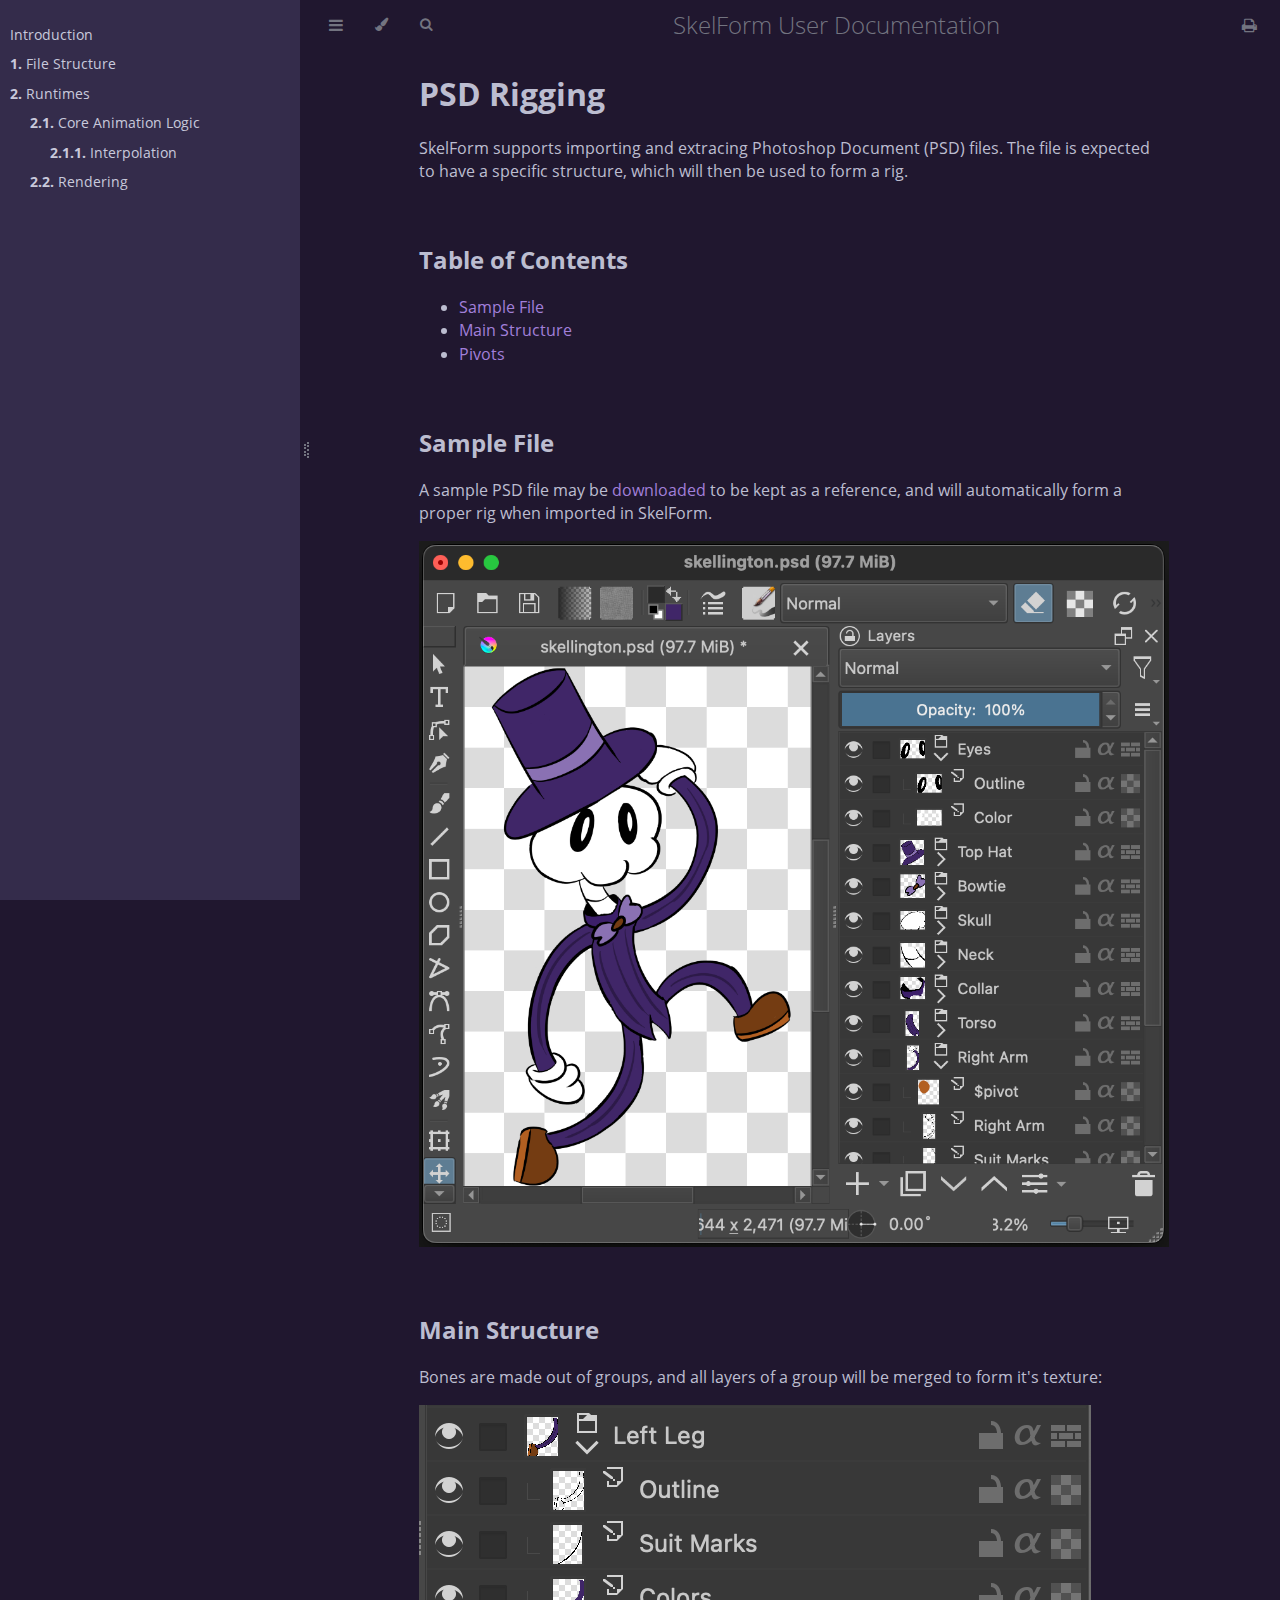
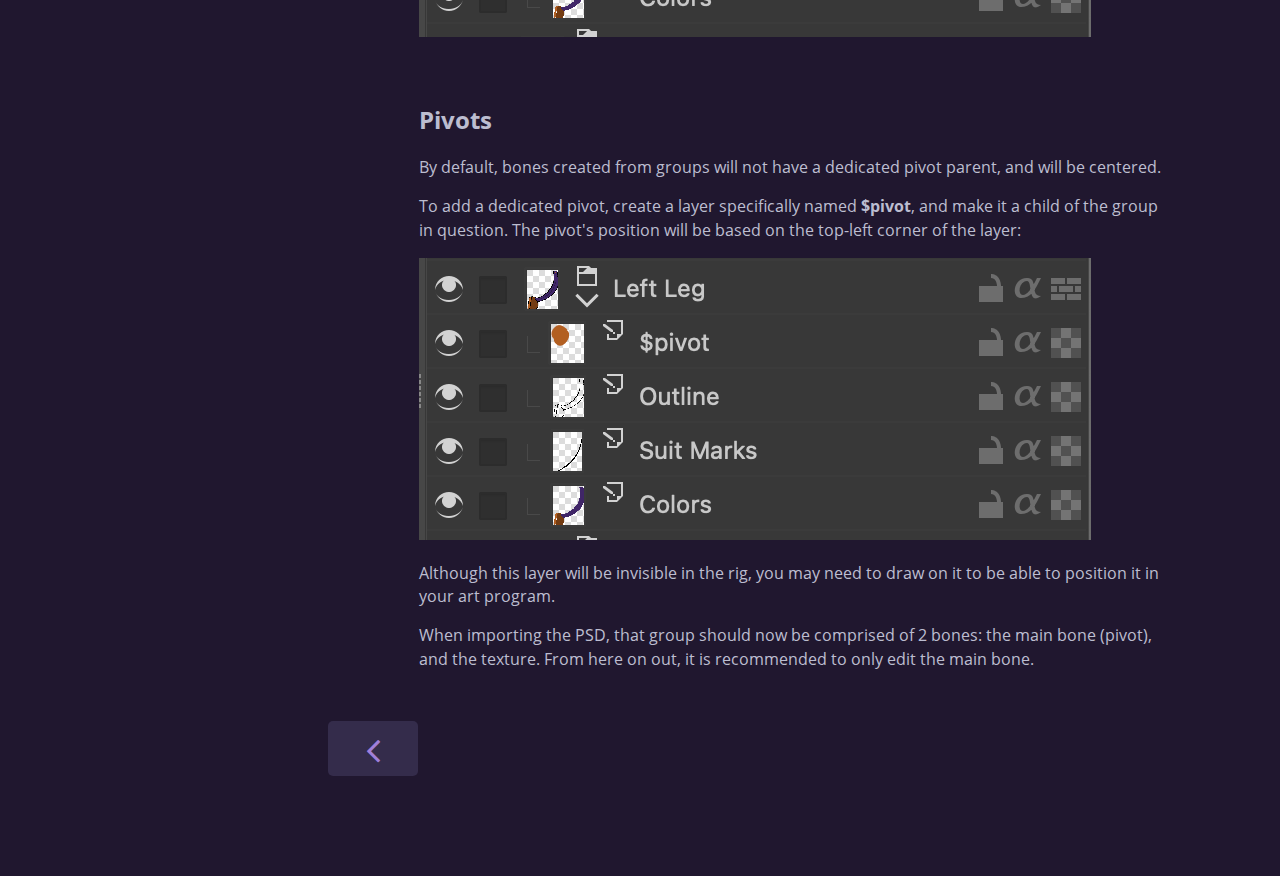
<file: psd.html>
<!DOCTYPE HTML>
<html lang="en" class="skelform sidebar-visible" dir="ltr">
    <head>
        <!-- Book generated using mdBook -->
        <meta charset="UTF-8">
        <title>PSD Rigging - SkelForm User Documentation</title>


        <!-- Custom HTML head -->

        <meta name="description" content="">
        <meta name="viewport" content="width=device-width, initial-scale=1">
        <meta name="theme-color" content="#ffffff">

        <link rel="icon" href="favicon.svg">
        <link rel="shortcut icon" href="favicon.png">
        <link rel="stylesheet" href="css/variables.css">
        <link rel="stylesheet" href="css/general.css">
        <link rel="stylesheet" href="css/chrome.css">
        <link rel="stylesheet" href="css/print.css" media="print">

        <!-- Fonts -->
        <link rel="stylesheet" href="FontAwesome/css/font-awesome.css">
        <link rel="stylesheet" href="fonts/fonts.css">

        <!-- Highlight.js Stylesheets -->
        <link rel="stylesheet" id="highlight-css" href="highlight.css">
        <link rel="stylesheet" id="tomorrow-night-css" href="tomorrow-night.css">
        <link rel="stylesheet" id="ayu-highlight-css" href="ayu-highlight.css">

        <!-- Custom theme stylesheets -->


        <!-- Provide site root and default themes to javascript -->
        <script>
            const path_to_root = "";
            const default_light_theme = "skelform";
            const default_dark_theme = "skelform";
        </script>
        <!-- Start loading toc.js asap -->
        <script src="toc.js"></script>
    </head>
    <body>
    <div id="mdbook-help-container">
        <div id="mdbook-help-popup">
            <h2 class="mdbook-help-title">Keyboard shortcuts</h2>
            <div>
                <p>Press <kbd>←</kbd> or <kbd>→</kbd> to navigate between chapters</p>
                <p>Press <kbd>S</kbd> or <kbd>/</kbd> to search in the book</p>
                <p>Press <kbd>?</kbd> to show this help</p>
                <p>Press <kbd>Esc</kbd> to hide this help</p>
            </div>
        </div>
    </div>
    <div id="body-container">
        <!-- Work around some values being stored in localStorage wrapped in quotes -->
        <script>
            try {
                let theme = localStorage.getItem('mdbook-theme');
                let sidebar = localStorage.getItem('mdbook-sidebar');

                if (theme.startsWith('"') && theme.endsWith('"')) {
                    localStorage.setItem('mdbook-theme', theme.slice(1, theme.length - 1));
                }

                if (sidebar.startsWith('"') && sidebar.endsWith('"')) {
                    localStorage.setItem('mdbook-sidebar', sidebar.slice(1, sidebar.length - 1));
                }
            } catch (e) { }
        </script>

        <!-- Set the theme before any content is loaded, prevents flash -->
        <script>
            const default_theme = window.matchMedia("(prefers-color-scheme: dark)").matches ? default_dark_theme : default_light_theme;
            let theme;
            try { theme = localStorage.getItem('mdbook-theme'); } catch(e) { }
            if (theme === null || theme === undefined) { theme = default_theme; }
            const html = document.documentElement;
            html.classList.remove('skelform')
            html.classList.add(theme);
            html.classList.add("js");
        </script>

        <input type="checkbox" id="sidebar-toggle-anchor" class="hidden">

        <!-- Hide / unhide sidebar before it is displayed -->
        <script>
            let sidebar = null;
            const sidebar_toggle = document.getElementById("sidebar-toggle-anchor");
            if (document.body.clientWidth >= 1080) {
                try { sidebar = localStorage.getItem('mdbook-sidebar'); } catch(e) { }
                sidebar = sidebar || 'visible';
            } else {
                sidebar = 'hidden';
            }
            sidebar_toggle.checked = sidebar === 'visible';
            html.classList.remove('sidebar-visible');
            html.classList.add("sidebar-" + sidebar);
        </script>

        <nav id="sidebar" class="sidebar" aria-label="Table of contents">
            <!-- populated by js -->
            <mdbook-sidebar-scrollbox class="sidebar-scrollbox"></mdbook-sidebar-scrollbox>
            <noscript>
                <iframe class="sidebar-iframe-outer" src="toc.html"></iframe>
            </noscript>
            <div id="sidebar-resize-handle" class="sidebar-resize-handle">
                <div class="sidebar-resize-indicator"></div>
            </div>
        </nav>

        <div id="page-wrapper" class="page-wrapper">

            <div class="page">
                <div id="menu-bar-hover-placeholder"></div>
                <div id="menu-bar" class="menu-bar sticky">
                    <div class="left-buttons">
                        <label id="sidebar-toggle" class="icon-button" for="sidebar-toggle-anchor" title="Toggle Table of Contents" aria-label="Toggle Table of Contents" aria-controls="sidebar">
                            <i class="fa fa-bars"></i>
                        </label>
                        <button id="theme-toggle" class="icon-button" type="button" title="Change theme" aria-label="Change theme" aria-haspopup="true" aria-expanded="false" aria-controls="theme-list">
                            <i class="fa fa-paint-brush"></i>
                        </button>
                        <ul id="theme-list" class="theme-popup" aria-label="Themes" role="menu">
                            <li role="none"><button role="menuitem" class="theme" id="default_theme">Auto</button></li>
                            <li role="none"><button role="menuitem" class="theme" id="light">Light</button></li>
                            <li role="none"><button role="menuitem" class="theme" id="rust">Rust</button></li>
                            <li role="none"><button role="menuitem" class="theme" id="coal">Coal</button></li>
                            <li role="none"><button role="menuitem" class="theme" id="navy">Navy</button></li>
                            <li role="none"><button role="menuitem" class="theme" id="ayu">Ayu</button></li>
                            <li role="none"><button role="menuitem" class="theme" id="skelform">SkelForm</button></li>
                        </ul>
                        <button id="search-toggle" class="icon-button" type="button" title="Search (`/`)" aria-label="Toggle Searchbar" aria-expanded="false" aria-keyshortcuts="/ s" aria-controls="searchbar">
                            <i class="fa fa-search"></i>
                        </button>
                    </div>

                    <h1 class="menu-title">SkelForm User Documentation</h1>

                    <div class="right-buttons">
                        <a href="print.html" title="Print this book" aria-label="Print this book">
                            <i id="print-button" class="fa fa-print"></i>
                        </a>

                    </div>
                </div>

                <div id="search-wrapper" class="hidden">
                    <form id="searchbar-outer" class="searchbar-outer">
                        <input type="search" id="searchbar" name="searchbar" placeholder="Search this book ..." aria-controls="searchresults-outer" aria-describedby="searchresults-header">
                    </form>
                    <div id="searchresults-outer" class="searchresults-outer hidden">
                        <div id="searchresults-header" class="searchresults-header"></div>
                        <ul id="searchresults">
                        </ul>
                    </div>
                </div>

                <!-- Apply ARIA attributes after the sidebar and the sidebar toggle button are added to the DOM -->
                <script>
                    document.getElementById('sidebar-toggle').setAttribute('aria-expanded', sidebar === 'visible');
                    document.getElementById('sidebar').setAttribute('aria-hidden', sidebar !== 'visible');
                    Array.from(document.querySelectorAll('#sidebar a')).forEach(function(link) {
                        link.setAttribute('tabIndex', sidebar === 'visible' ? 0 : -1);
                    });
                </script>

                <div id="content" class="content">
                    <main>
                        <h1 id="psd-rigging"><a class="header" href="#psd-rigging">PSD Rigging</a></h1>
<p>SkelForm supports importing and extracing Photoshop Document (PSD) files. The
file is expected to have a specific structure, which will then be used to form a
rig.</p>
<h2 id="table-of-contents"><a class="header" href="#table-of-contents">Table of Contents</a></h2>
<ul>
<li><a href="#sample-file">Sample File</a></li>
<li><a href="#main-structure">Main Structure</a></li>
<li><a href="#pivots">Pivots</a></li>
</ul>
<h2 id="sample-file"><a class="header" href="#sample-file">Sample File</a></h2>
<p>A sample PSD file may be
<a href="https://github.com/Retropaint/SkelForm/blob/master/skellington.psd?raw=true">downloaded</a>
to be kept as a reference, and will automatically form a proper rig when
imported in SkelForm.</p>
<p><img src="sample_psd.png" alt="sample_psd" /></p>
<h2 id="main-structure"><a class="header" href="#main-structure">Main Structure</a></h2>
<p>Bones are made out of groups, and all layers of a group will be merged to form
it's texture:</p>
<p><img src="group.png" alt="group" /></p>
<h2 id="pivots"><a class="header" href="#pivots">Pivots</a></h2>
<p>By default, bones created from groups will not have a dedicated pivot parent,
and will be centered.</p>
<p>To add a dedicated pivot, create a layer specifically named
<strong>$pivot</strong>, and make it a child of the group in question. The
pivot's position will be based on the top-left corner of the layer:</p>
<p><img src="pivot.png" alt="pivot" /></p>
<p>Although this layer will be invisible in the rig, you may need to draw on it to
be able to position it in your art program.</p>
<p>When importing the PSD, that group should now be comprised of 2 bones: the main
bone (pivot), and the texture. From here on out, it is recommended to only edit
the main bone.</p>

                    </main>

                    <nav class="nav-wrapper" aria-label="Page navigation">
                        <!-- Mobile navigation buttons -->
                            <a rel="prev" href="starter_guide/finale.html" class="mobile-nav-chapters previous" title="Previous chapter" aria-label="Previous chapter" aria-keyshortcuts="Left">
                                <i class="fa fa-angle-left"></i>
                            </a>


                        <div style="clear: both"></div>
                    </nav>
                </div>
            </div>

            <nav class="nav-wide-wrapper" aria-label="Page navigation">
                    <a rel="prev" href="starter_guide/finale.html" class="nav-chapters previous" title="Previous chapter" aria-label="Previous chapter" aria-keyshortcuts="Left">
                        <i class="fa fa-angle-left"></i>
                    </a>

            </nav>

        </div>




        <script>
            window.playground_copyable = true;
        </script>


        <script src="elasticlunr.min.js"></script>
        <script src="mark.min.js"></script>
        <script src="searcher.js"></script>

        <script src="clipboard.min.js"></script>
        <script src="highlight.js"></script>
        <script src="book.js"></script>

        <!-- Custom JS scripts -->


    </div>
    </body>
</html>
</file>
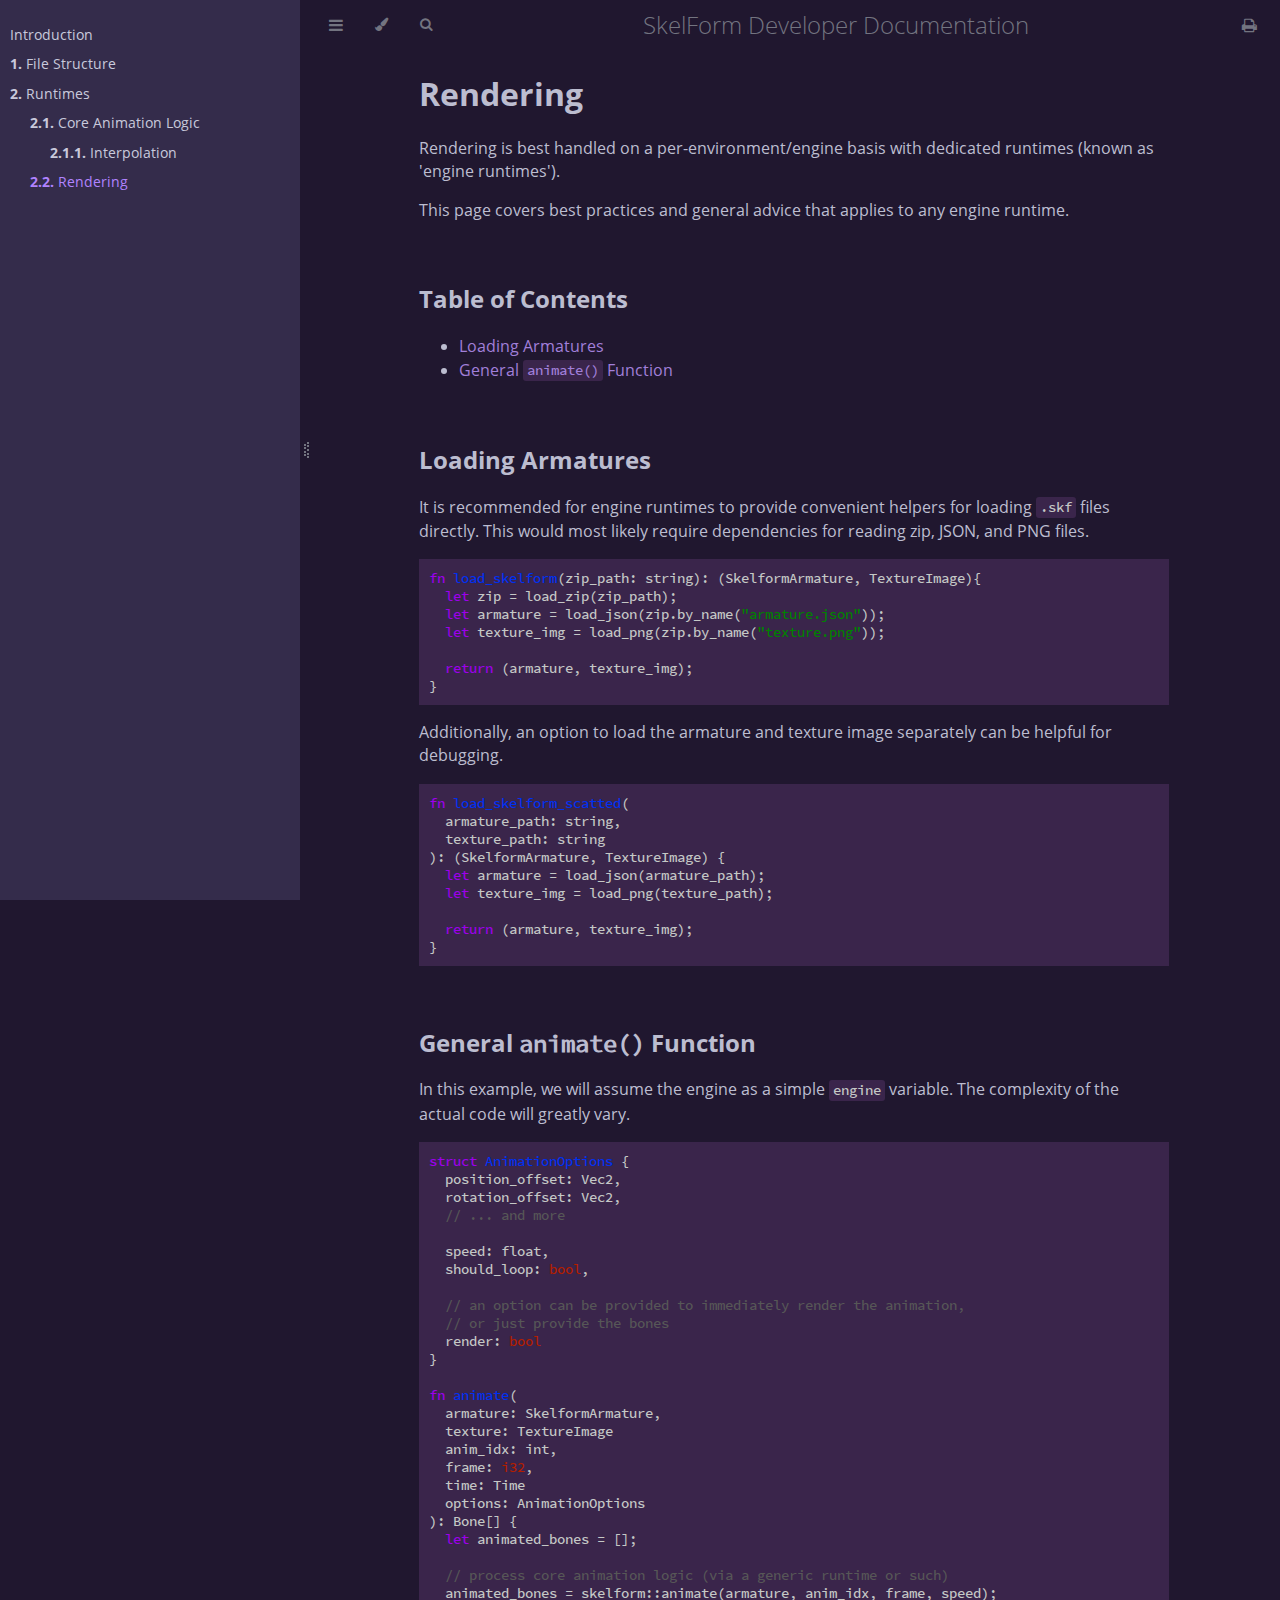
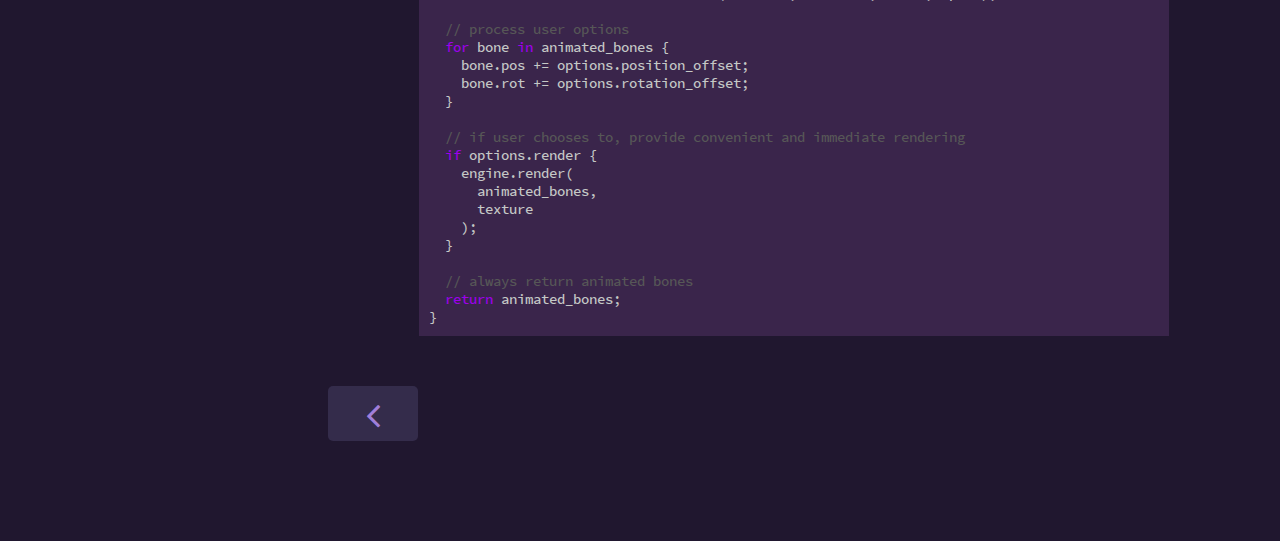
<file: rendering.html>
<!DOCTYPE HTML>
<html lang="en" class="skelform sidebar-visible" dir="ltr">
    <head>
        <!-- Book generated using mdBook -->
        <meta charset="UTF-8">
        <title>Rendering - SkelForm Developer Documentation</title>


        <!-- Custom HTML head -->

        <meta name="description" content="">
        <meta name="viewport" content="width=device-width, initial-scale=1">
        <meta name="theme-color" content="#ffffff">

        <link rel="icon" href="favicon.svg">
        <link rel="shortcut icon" href="favicon.png">
        <link rel="stylesheet" href="css/variables.css">
        <link rel="stylesheet" href="css/general.css">
        <link rel="stylesheet" href="css/chrome.css">
        <link rel="stylesheet" href="css/print.css" media="print">

        <!-- Fonts -->
        <link rel="stylesheet" href="FontAwesome/css/font-awesome.css">
        <link rel="stylesheet" href="fonts/fonts.css">

        <!-- Highlight.js Stylesheets -->
        <link rel="stylesheet" id="highlight-css" href="highlight.css">
        <link rel="stylesheet" id="tomorrow-night-css" href="tomorrow-night.css">
        <link rel="stylesheet" id="ayu-highlight-css" href="ayu-highlight.css">

        <!-- Custom theme stylesheets -->


        <!-- Provide site root and default themes to javascript -->
        <script>
            const path_to_root = "";
            const default_light_theme = "skelform";
            const default_dark_theme = "skelform";
        </script>
        <!-- Start loading toc.js asap -->
        <script src="toc.js"></script>
    </head>
    <body>
    <div id="mdbook-help-container">
        <div id="mdbook-help-popup">
            <h2 class="mdbook-help-title">Keyboard shortcuts</h2>
            <div>
                <p>Press <kbd>←</kbd> or <kbd>→</kbd> to navigate between chapters</p>
                <p>Press <kbd>S</kbd> or <kbd>/</kbd> to search in the book</p>
                <p>Press <kbd>?</kbd> to show this help</p>
                <p>Press <kbd>Esc</kbd> to hide this help</p>
            </div>
        </div>
    </div>
    <div id="body-container">
        <!-- Work around some values being stored in localStorage wrapped in quotes -->
        <script>
            try {
                let theme = localStorage.getItem('mdbook-theme');
                let sidebar = localStorage.getItem('mdbook-sidebar');

                if (theme.startsWith('"') && theme.endsWith('"')) {
                    localStorage.setItem('mdbook-theme', theme.slice(1, theme.length - 1));
                }

                if (sidebar.startsWith('"') && sidebar.endsWith('"')) {
                    localStorage.setItem('mdbook-sidebar', sidebar.slice(1, sidebar.length - 1));
                }
            } catch (e) { }
        </script>

        <!-- Set the theme before any content is loaded, prevents flash -->
        <script>
            const default_theme = window.matchMedia("(prefers-color-scheme: dark)").matches ? default_dark_theme : default_light_theme;
            let theme;
            try { theme = localStorage.getItem('mdbook-theme'); } catch(e) { }
            if (theme === null || theme === undefined) { theme = default_theme; }
            const html = document.documentElement;
            html.classList.remove('skelform')
            html.classList.add(theme);
            html.classList.add("js");
        </script>

        <input type="checkbox" id="sidebar-toggle-anchor" class="hidden">

        <!-- Hide / unhide sidebar before it is displayed -->
        <script>
            let sidebar = null;
            const sidebar_toggle = document.getElementById("sidebar-toggle-anchor");
            if (document.body.clientWidth >= 1080) {
                try { sidebar = localStorage.getItem('mdbook-sidebar'); } catch(e) { }
                sidebar = sidebar || 'visible';
            } else {
                sidebar = 'hidden';
            }
            sidebar_toggle.checked = sidebar === 'visible';
            html.classList.remove('sidebar-visible');
            html.classList.add("sidebar-" + sidebar);
        </script>

        <nav id="sidebar" class="sidebar" aria-label="Table of contents">
            <!-- populated by js -->
            <mdbook-sidebar-scrollbox class="sidebar-scrollbox"></mdbook-sidebar-scrollbox>
            <noscript>
                <iframe class="sidebar-iframe-outer" src="toc.html"></iframe>
            </noscript>
            <div id="sidebar-resize-handle" class="sidebar-resize-handle">
                <div class="sidebar-resize-indicator"></div>
            </div>
        </nav>

        <div id="page-wrapper" class="page-wrapper">

            <div class="page">
                <div id="menu-bar-hover-placeholder"></div>
                <div id="menu-bar" class="menu-bar sticky">
                    <div class="left-buttons">
                        <label id="sidebar-toggle" class="icon-button" for="sidebar-toggle-anchor" title="Toggle Table of Contents" aria-label="Toggle Table of Contents" aria-controls="sidebar">
                            <i class="fa fa-bars"></i>
                        </label>
                        <button id="theme-toggle" class="icon-button" type="button" title="Change theme" aria-label="Change theme" aria-haspopup="true" aria-expanded="false" aria-controls="theme-list">
                            <i class="fa fa-paint-brush"></i>
                        </button>
                        <ul id="theme-list" class="theme-popup" aria-label="Themes" role="menu">
                            <li role="none"><button role="menuitem" class="theme" id="default_theme">Auto</button></li>
                            <li role="none"><button role="menuitem" class="theme" id="light">Light</button></li>
                            <li role="none"><button role="menuitem" class="theme" id="rust">Rust</button></li>
                            <li role="none"><button role="menuitem" class="theme" id="coal">Coal</button></li>
                            <li role="none"><button role="menuitem" class="theme" id="navy">Navy</button></li>
                            <li role="none"><button role="menuitem" class="theme" id="ayu">Ayu</button></li>
                            <li role="none"><button role="menuitem" class="theme" id="skelform">SkelForm</button></li>
                        </ul>
                        <button id="search-toggle" class="icon-button" type="button" title="Search (`/`)" aria-label="Toggle Searchbar" aria-expanded="false" aria-keyshortcuts="/ s" aria-controls="searchbar">
                            <i class="fa fa-search"></i>
                        </button>
                    </div>

                    <h1 class="menu-title">SkelForm Developer Documentation</h1>

                    <div class="right-buttons">
                        <a href="print.html" title="Print this book" aria-label="Print this book">
                            <i id="print-button" class="fa fa-print"></i>
                        </a>

                    </div>
                </div>

                <div id="search-wrapper" class="hidden">
                    <form id="searchbar-outer" class="searchbar-outer">
                        <input type="search" id="searchbar" name="searchbar" placeholder="Search this book ..." aria-controls="searchresults-outer" aria-describedby="searchresults-header">
                    </form>
                    <div id="searchresults-outer" class="searchresults-outer hidden">
                        <div id="searchresults-header" class="searchresults-header"></div>
                        <ul id="searchresults">
                        </ul>
                    </div>
                </div>

                <!-- Apply ARIA attributes after the sidebar and the sidebar toggle button are added to the DOM -->
                <script>
                    document.getElementById('sidebar-toggle').setAttribute('aria-expanded', sidebar === 'visible');
                    document.getElementById('sidebar').setAttribute('aria-hidden', sidebar !== 'visible');
                    Array.from(document.querySelectorAll('#sidebar a')).forEach(function(link) {
                        link.setAttribute('tabIndex', sidebar === 'visible' ? 0 : -1);
                    });
                </script>

                <div id="content" class="content">
                    <main>
                        <h1 id="rendering"><a class="header" href="#rendering">Rendering</a></h1>
<p>Rendering is best handled on a per-environment/engine basis with dedicated
runtimes (known as 'engine runtimes').</p>
<p>This page covers best practices and general advice that applies to any engine
runtime.</p>
<h2 id="table-of-contents"><a class="header" href="#table-of-contents">Table of Contents</a></h2>
<ul>
<li><a href="#loading-armatures">Loading Armatures</a></li>
<li><a href="#general-animate-function">General <code>animate()</code> Function</a></li>
</ul>
<h2 id="loading-armatures"><a class="header" href="#loading-armatures">Loading Armatures</a></h2>
<p>It is recommended for engine runtimes to provide convenient helpers for loading
<code>.skf</code> files directly. This would most likely require dependencies for reading
zip, JSON, and PNG files.</p>
<pre><code class="language-rust noplayground">fn load_skelform(zip_path: string): (SkelformArmature, TextureImage){
  let zip = load_zip(zip_path);
  let armature = load_json(zip.by_name("armature.json"));
  let texture_img = load_png(zip.by_name("texture.png"));

  return (armature, texture_img);
}</code></pre>
<p>Additionally, an option to load the armature and texture image separately can be
helpful for debugging.</p>
<pre><code class="language-rust noplayground">fn load_skelform_scatted(
  armature_path: string,
  texture_path: string
): (SkelformArmature, TextureImage) {
  let armature = load_json(armature_path);
  let texture_img = load_png(texture_path);

  return (armature, texture_img);
}</code></pre>
<h2 id="general-animate-function"><a class="header" href="#general-animate-function">General <code>animate()</code> Function</a></h2>
<p>In this example, we will assume the engine as a simple <code>engine</code> variable. The
complexity of the actual code will greatly vary.</p>
<pre><code class="language-rust noplayground">struct AnimationOptions {
  position_offset: Vec2,
  rotation_offset: Vec2,
  // ... and more

  speed: float,
  should_loop: bool,

  // an option can be provided to immediately render the animation,
  // or just provide the bones
  render: bool
}

fn animate(
  armature: SkelformArmature,
  texture: TextureImage
  anim_idx: int,
  frame: i32,
  time: Time
  options: AnimationOptions
): Bone[] {
  let animated_bones = [];

  // process core animation logic (via a generic runtime or such)
  animated_bones = skelform::animate(armature, anim_idx, frame, speed);

  // process user options
  for bone in animated_bones {
    bone.pos += options.position_offset;
    bone.rot += options.rotation_offset;
  }

  // if user chooses to, provide convenient and immediate rendering
  if options.render {
    engine.render(
      animated_bones,
      texture
    );
  }

  // always return animated bones
  return animated_bones;
}</code></pre>

                    </main>

                    <nav class="nav-wrapper" aria-label="Page navigation">
                        <!-- Mobile navigation buttons -->
                            <a rel="prev" href="interpolation.html" class="mobile-nav-chapters previous" title="Previous chapter" aria-label="Previous chapter" aria-keyshortcuts="Left">
                                <i class="fa fa-angle-left"></i>
                            </a>


                        <div style="clear: both"></div>
                    </nav>
                </div>
            </div>

            <nav class="nav-wide-wrapper" aria-label="Page navigation">
                    <a rel="prev" href="interpolation.html" class="nav-chapters previous" title="Previous chapter" aria-label="Previous chapter" aria-keyshortcuts="Left">
                        <i class="fa fa-angle-left"></i>
                    </a>

            </nav>

        </div>




        <script>
            window.playground_copyable = true;
        </script>


        <script src="elasticlunr.min.js"></script>
        <script src="mark.min.js"></script>
        <script src="searcher.js"></script>

        <script src="clipboard.min.js"></script>
        <script src="highlight.js"></script>
        <script src="book.js"></script>

        <!-- Custom JS scripts -->


    </div>
    </body>
</html>
</file>
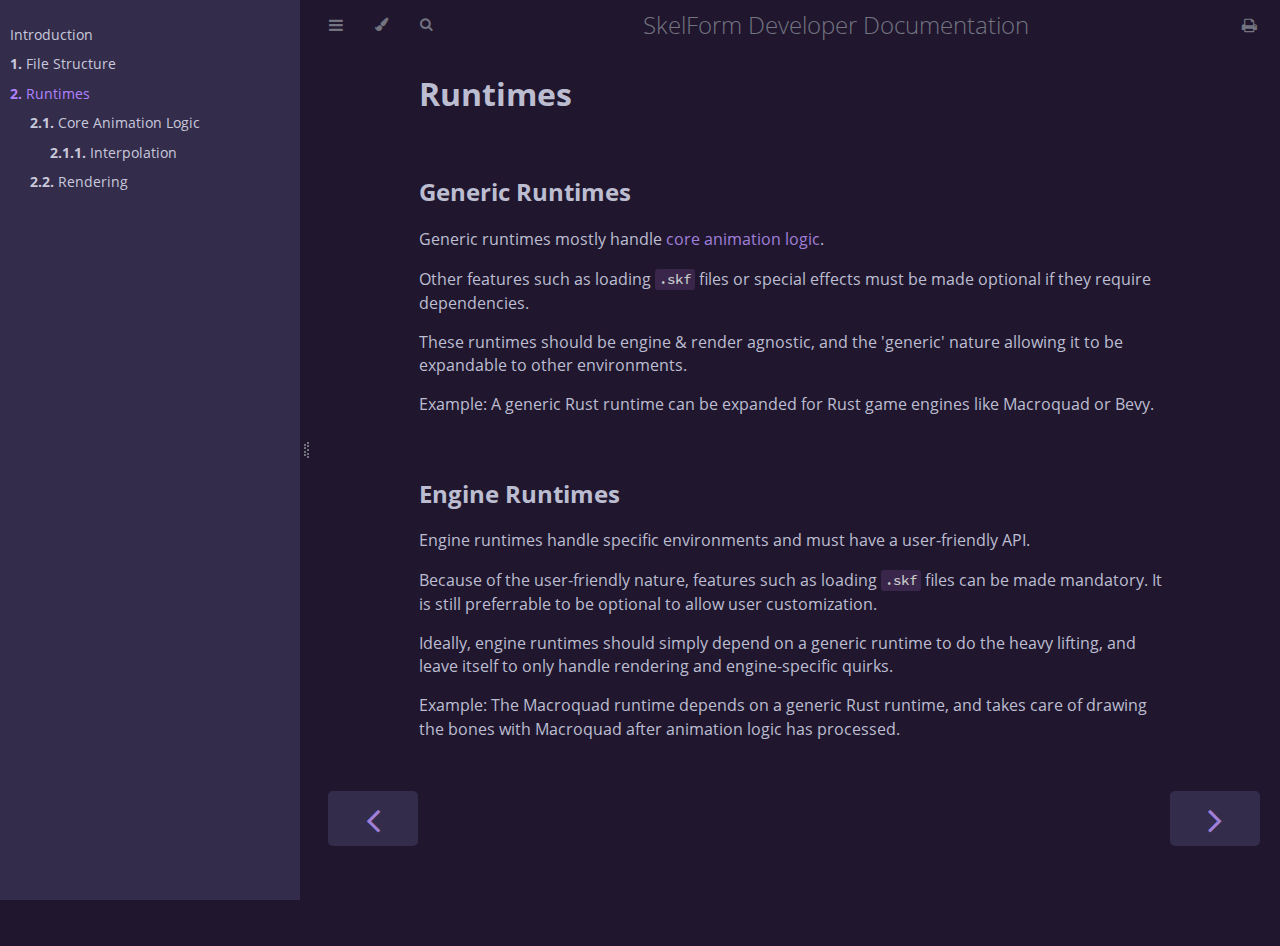
<file: runtime_spec.html>
<!DOCTYPE HTML>
<html lang="en" class="skelform sidebar-visible" dir="ltr">
    <head>
        <!-- Book generated using mdBook -->
        <meta charset="UTF-8">
        <title>Runtimes - SkelForm Developer Documentation</title>


        <!-- Custom HTML head -->

        <meta name="description" content="">
        <meta name="viewport" content="width=device-width, initial-scale=1">
        <meta name="theme-color" content="#ffffff">

        <link rel="icon" href="favicon.svg">
        <link rel="shortcut icon" href="favicon.png">
        <link rel="stylesheet" href="css/variables.css">
        <link rel="stylesheet" href="css/general.css">
        <link rel="stylesheet" href="css/chrome.css">
        <link rel="stylesheet" href="css/print.css" media="print">

        <!-- Fonts -->
        <link rel="stylesheet" href="FontAwesome/css/font-awesome.css">
        <link rel="stylesheet" href="fonts/fonts.css">

        <!-- Highlight.js Stylesheets -->
        <link rel="stylesheet" id="highlight-css" href="highlight.css">
        <link rel="stylesheet" id="tomorrow-night-css" href="tomorrow-night.css">
        <link rel="stylesheet" id="ayu-highlight-css" href="ayu-highlight.css">

        <!-- Custom theme stylesheets -->


        <!-- Provide site root and default themes to javascript -->
        <script>
            const path_to_root = "";
            const default_light_theme = "skelform";
            const default_dark_theme = "skelform";
        </script>
        <!-- Start loading toc.js asap -->
        <script src="toc.js"></script>
    </head>
    <body>
    <div id="mdbook-help-container">
        <div id="mdbook-help-popup">
            <h2 class="mdbook-help-title">Keyboard shortcuts</h2>
            <div>
                <p>Press <kbd>←</kbd> or <kbd>→</kbd> to navigate between chapters</p>
                <p>Press <kbd>S</kbd> or <kbd>/</kbd> to search in the book</p>
                <p>Press <kbd>?</kbd> to show this help</p>
                <p>Press <kbd>Esc</kbd> to hide this help</p>
            </div>
        </div>
    </div>
    <div id="body-container">
        <!-- Work around some values being stored in localStorage wrapped in quotes -->
        <script>
            try {
                let theme = localStorage.getItem('mdbook-theme');
                let sidebar = localStorage.getItem('mdbook-sidebar');

                if (theme.startsWith('"') && theme.endsWith('"')) {
                    localStorage.setItem('mdbook-theme', theme.slice(1, theme.length - 1));
                }

                if (sidebar.startsWith('"') && sidebar.endsWith('"')) {
                    localStorage.setItem('mdbook-sidebar', sidebar.slice(1, sidebar.length - 1));
                }
            } catch (e) { }
        </script>

        <!-- Set the theme before any content is loaded, prevents flash -->
        <script>
            const default_theme = window.matchMedia("(prefers-color-scheme: dark)").matches ? default_dark_theme : default_light_theme;
            let theme;
            try { theme = localStorage.getItem('mdbook-theme'); } catch(e) { }
            if (theme === null || theme === undefined) { theme = default_theme; }
            const html = document.documentElement;
            html.classList.remove('skelform')
            html.classList.add(theme);
            html.classList.add("js");
        </script>

        <input type="checkbox" id="sidebar-toggle-anchor" class="hidden">

        <!-- Hide / unhide sidebar before it is displayed -->
        <script>
            let sidebar = null;
            const sidebar_toggle = document.getElementById("sidebar-toggle-anchor");
            if (document.body.clientWidth >= 1080) {
                try { sidebar = localStorage.getItem('mdbook-sidebar'); } catch(e) { }
                sidebar = sidebar || 'visible';
            } else {
                sidebar = 'hidden';
            }
            sidebar_toggle.checked = sidebar === 'visible';
            html.classList.remove('sidebar-visible');
            html.classList.add("sidebar-" + sidebar);
        </script>

        <nav id="sidebar" class="sidebar" aria-label="Table of contents">
            <!-- populated by js -->
            <mdbook-sidebar-scrollbox class="sidebar-scrollbox"></mdbook-sidebar-scrollbox>
            <noscript>
                <iframe class="sidebar-iframe-outer" src="toc.html"></iframe>
            </noscript>
            <div id="sidebar-resize-handle" class="sidebar-resize-handle">
                <div class="sidebar-resize-indicator"></div>
            </div>
        </nav>

        <div id="page-wrapper" class="page-wrapper">

            <div class="page">
                <div id="menu-bar-hover-placeholder"></div>
                <div id="menu-bar" class="menu-bar sticky">
                    <div class="left-buttons">
                        <label id="sidebar-toggle" class="icon-button" for="sidebar-toggle-anchor" title="Toggle Table of Contents" aria-label="Toggle Table of Contents" aria-controls="sidebar">
                            <i class="fa fa-bars"></i>
                        </label>
                        <button id="theme-toggle" class="icon-button" type="button" title="Change theme" aria-label="Change theme" aria-haspopup="true" aria-expanded="false" aria-controls="theme-list">
                            <i class="fa fa-paint-brush"></i>
                        </button>
                        <ul id="theme-list" class="theme-popup" aria-label="Themes" role="menu">
                            <li role="none"><button role="menuitem" class="theme" id="default_theme">Auto</button></li>
                            <li role="none"><button role="menuitem" class="theme" id="light">Light</button></li>
                            <li role="none"><button role="menuitem" class="theme" id="rust">Rust</button></li>
                            <li role="none"><button role="menuitem" class="theme" id="coal">Coal</button></li>
                            <li role="none"><button role="menuitem" class="theme" id="navy">Navy</button></li>
                            <li role="none"><button role="menuitem" class="theme" id="ayu">Ayu</button></li>
                            <li role="none"><button role="menuitem" class="theme" id="skelform">SkelForm</button></li>
                        </ul>
                        <button id="search-toggle" class="icon-button" type="button" title="Search (`/`)" aria-label="Toggle Searchbar" aria-expanded="false" aria-keyshortcuts="/ s" aria-controls="searchbar">
                            <i class="fa fa-search"></i>
                        </button>
                    </div>

                    <h1 class="menu-title">SkelForm Developer Documentation</h1>

                    <div class="right-buttons">
                        <a href="print.html" title="Print this book" aria-label="Print this book">
                            <i id="print-button" class="fa fa-print"></i>
                        </a>

                    </div>
                </div>

                <div id="search-wrapper" class="hidden">
                    <form id="searchbar-outer" class="searchbar-outer">
                        <input type="search" id="searchbar" name="searchbar" placeholder="Search this book ..." aria-controls="searchresults-outer" aria-describedby="searchresults-header">
                    </form>
                    <div id="searchresults-outer" class="searchresults-outer hidden">
                        <div id="searchresults-header" class="searchresults-header"></div>
                        <ul id="searchresults">
                        </ul>
                    </div>
                </div>

                <!-- Apply ARIA attributes after the sidebar and the sidebar toggle button are added to the DOM -->
                <script>
                    document.getElementById('sidebar-toggle').setAttribute('aria-expanded', sidebar === 'visible');
                    document.getElementById('sidebar').setAttribute('aria-hidden', sidebar !== 'visible');
                    Array.from(document.querySelectorAll('#sidebar a')).forEach(function(link) {
                        link.setAttribute('tabIndex', sidebar === 'visible' ? 0 : -1);
                    });
                </script>

                <div id="content" class="content">
                    <main>
                        <h1 id="runtimes"><a class="header" href="#runtimes">Runtimes</a></h1>
<h2 id="generic-runtimes"><a class="header" href="#generic-runtimes">Generic Runtimes</a></h2>
<p>Generic runtimes mostly handle <a href="./core_anim_logic.html">core animation logic</a>.</p>
<p>Other features such as loading <code>.skf</code> files or special effects must be made
optional if they require dependencies.</p>
<p>These runtimes should be engine &amp; render agnostic, and the 'generic' nature
allowing it to be expandable to other environments.</p>
<p>Example: A generic Rust runtime can be expanded for Rust game engines like
Macroquad or Bevy.</p>
<h2 id="engine-runtimes"><a class="header" href="#engine-runtimes">Engine Runtimes</a></h2>
<p>Engine runtimes handle specific environments and must have a user-friendly API.</p>
<p>Because of the user-friendly nature, features such as loading <code>.skf</code> files can
be made mandatory. It is still preferrable to be optional to allow user
customization.</p>
<p>Ideally, engine runtimes should simply depend on a generic runtime to do the
heavy lifting, and leave itself to only handle rendering and engine-specific
quirks.</p>
<p>Example: The Macroquad runtime depends on a generic Rust runtime, and takes care
of drawing the bones with Macroquad after animation logic has processed.</p>

                    </main>

                    <nav class="nav-wrapper" aria-label="Page navigation">
                        <!-- Mobile navigation buttons -->
                            <a rel="prev" href="file_specs.html" class="mobile-nav-chapters previous" title="Previous chapter" aria-label="Previous chapter" aria-keyshortcuts="Left">
                                <i class="fa fa-angle-left"></i>
                            </a>

                            <a rel="next prefetch" href="core_anim_logic.html" class="mobile-nav-chapters next" title="Next chapter" aria-label="Next chapter" aria-keyshortcuts="Right">
                                <i class="fa fa-angle-right"></i>
                            </a>

                        <div style="clear: both"></div>
                    </nav>
                </div>
            </div>

            <nav class="nav-wide-wrapper" aria-label="Page navigation">
                    <a rel="prev" href="file_specs.html" class="nav-chapters previous" title="Previous chapter" aria-label="Previous chapter" aria-keyshortcuts="Left">
                        <i class="fa fa-angle-left"></i>
                    </a>

                    <a rel="next prefetch" href="core_anim_logic.html" class="nav-chapters next" title="Next chapter" aria-label="Next chapter" aria-keyshortcuts="Right">
                        <i class="fa fa-angle-right"></i>
                    </a>
            </nav>

        </div>




        <script>
            window.playground_copyable = true;
        </script>


        <script src="elasticlunr.min.js"></script>
        <script src="mark.min.js"></script>
        <script src="searcher.js"></script>

        <script src="clipboard.min.js"></script>
        <script src="highlight.js"></script>
        <script src="book.js"></script>

        <!-- Custom JS scripts -->


    </div>
    </body>
</html>
</file>
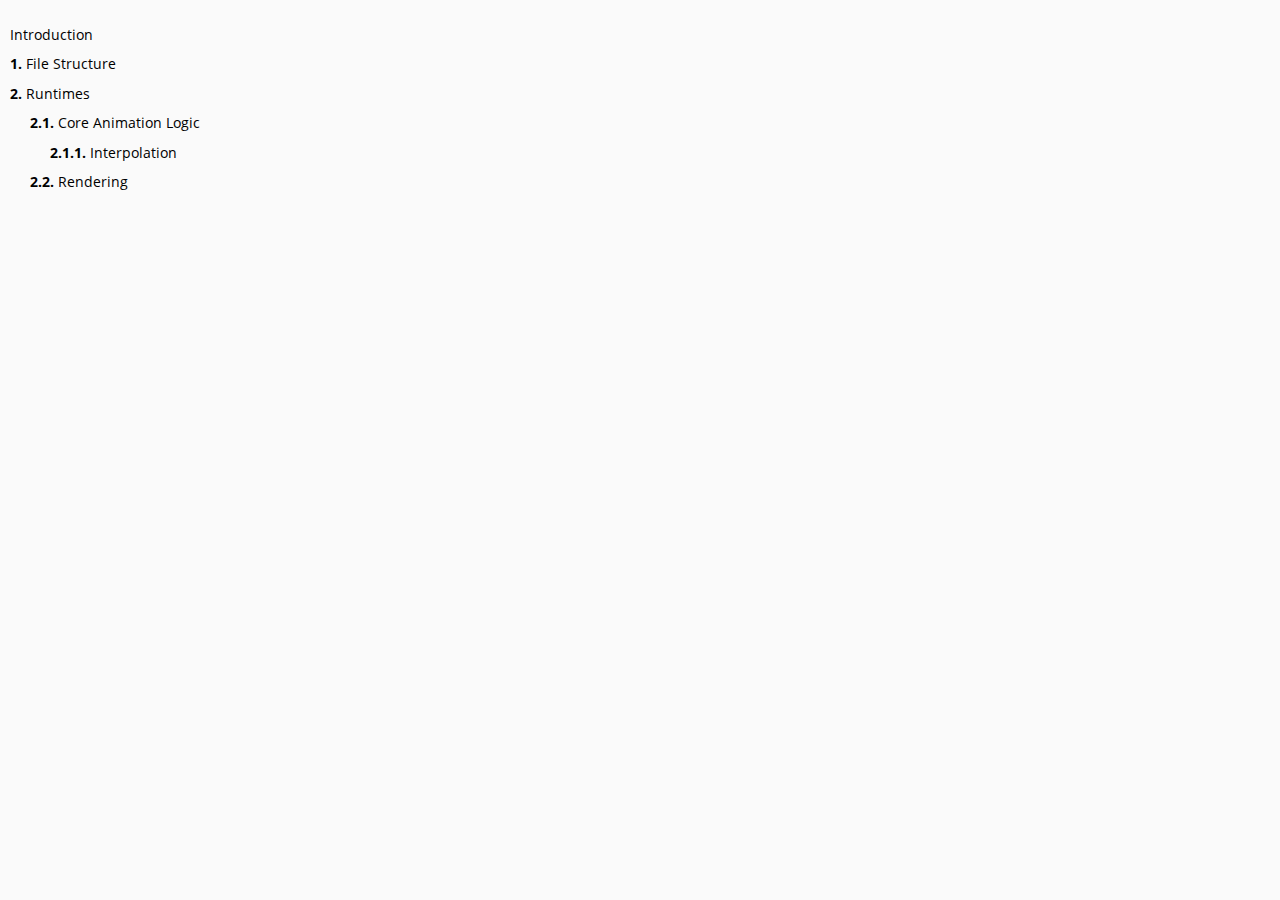
<file: toc.html>
<!DOCTYPE HTML>
<html lang="en" class="skelform" dir="ltr">
    <head>
        <!-- sidebar iframe generated using mdBook

        This is a frame, and not included directly in the page, to control the total size of the
        book. The TOC contains an entry for each page, so if each page includes a copy of the TOC,
        the total size of the page becomes O(n**2).

        The frame is only used as a fallback when JS is turned off. When it's on, the sidebar is
        instead added to the main page by `toc.js` instead. The JavaScript mode is better
        because, when running in a `file:///` URL, the iframed page would not be Same-Origin as
        the rest of the page, so the sidebar and the main page theme would fall out of sync.
        -->
        <meta charset="UTF-8">
        <meta name="robots" content="noindex">
        <!-- Custom HTML head -->
        <meta name="viewport" content="width=device-width, initial-scale=1">
        <meta name="theme-color" content="#ffffff">
        <link rel="stylesheet" href="css/variables.css">
        <link rel="stylesheet" href="css/general.css">
        <link rel="stylesheet" href="css/chrome.css">
        <link rel="stylesheet" href="css/print.css" media="print">
        <!-- Fonts -->
        <link rel="stylesheet" href="FontAwesome/css/font-awesome.css">
        <link rel="stylesheet" href="fonts/fonts.css">
        <!-- Custom theme stylesheets -->
    </head>
    <body class="sidebar-iframe-inner">
        <ol class="chapter"><li class="chapter-item expanded affix "><a href="introduction.html" target="_parent">Introduction</a></li><li class="chapter-item expanded "><a href="file_specs.html" target="_parent"><strong aria-hidden="true">1.</strong> File Structure</a></li><li class="chapter-item expanded "><a href="runtime_spec.html" target="_parent"><strong aria-hidden="true">2.</strong> Runtimes</a></li><li><ol class="section"><li class="chapter-item expanded "><a href="core_anim_logic.html" target="_parent"><strong aria-hidden="true">2.1.</strong> Core Animation Logic</a></li><li><ol class="section"><li class="chapter-item expanded "><a href="interpolation.html" target="_parent"><strong aria-hidden="true">2.1.1.</strong> Interpolation</a></li></ol></li><li class="chapter-item expanded "><a href="rendering.html" target="_parent"><strong aria-hidden="true">2.2.</strong> Rendering</a></li></ol></li></ol>
    </body>
</html>
</file>
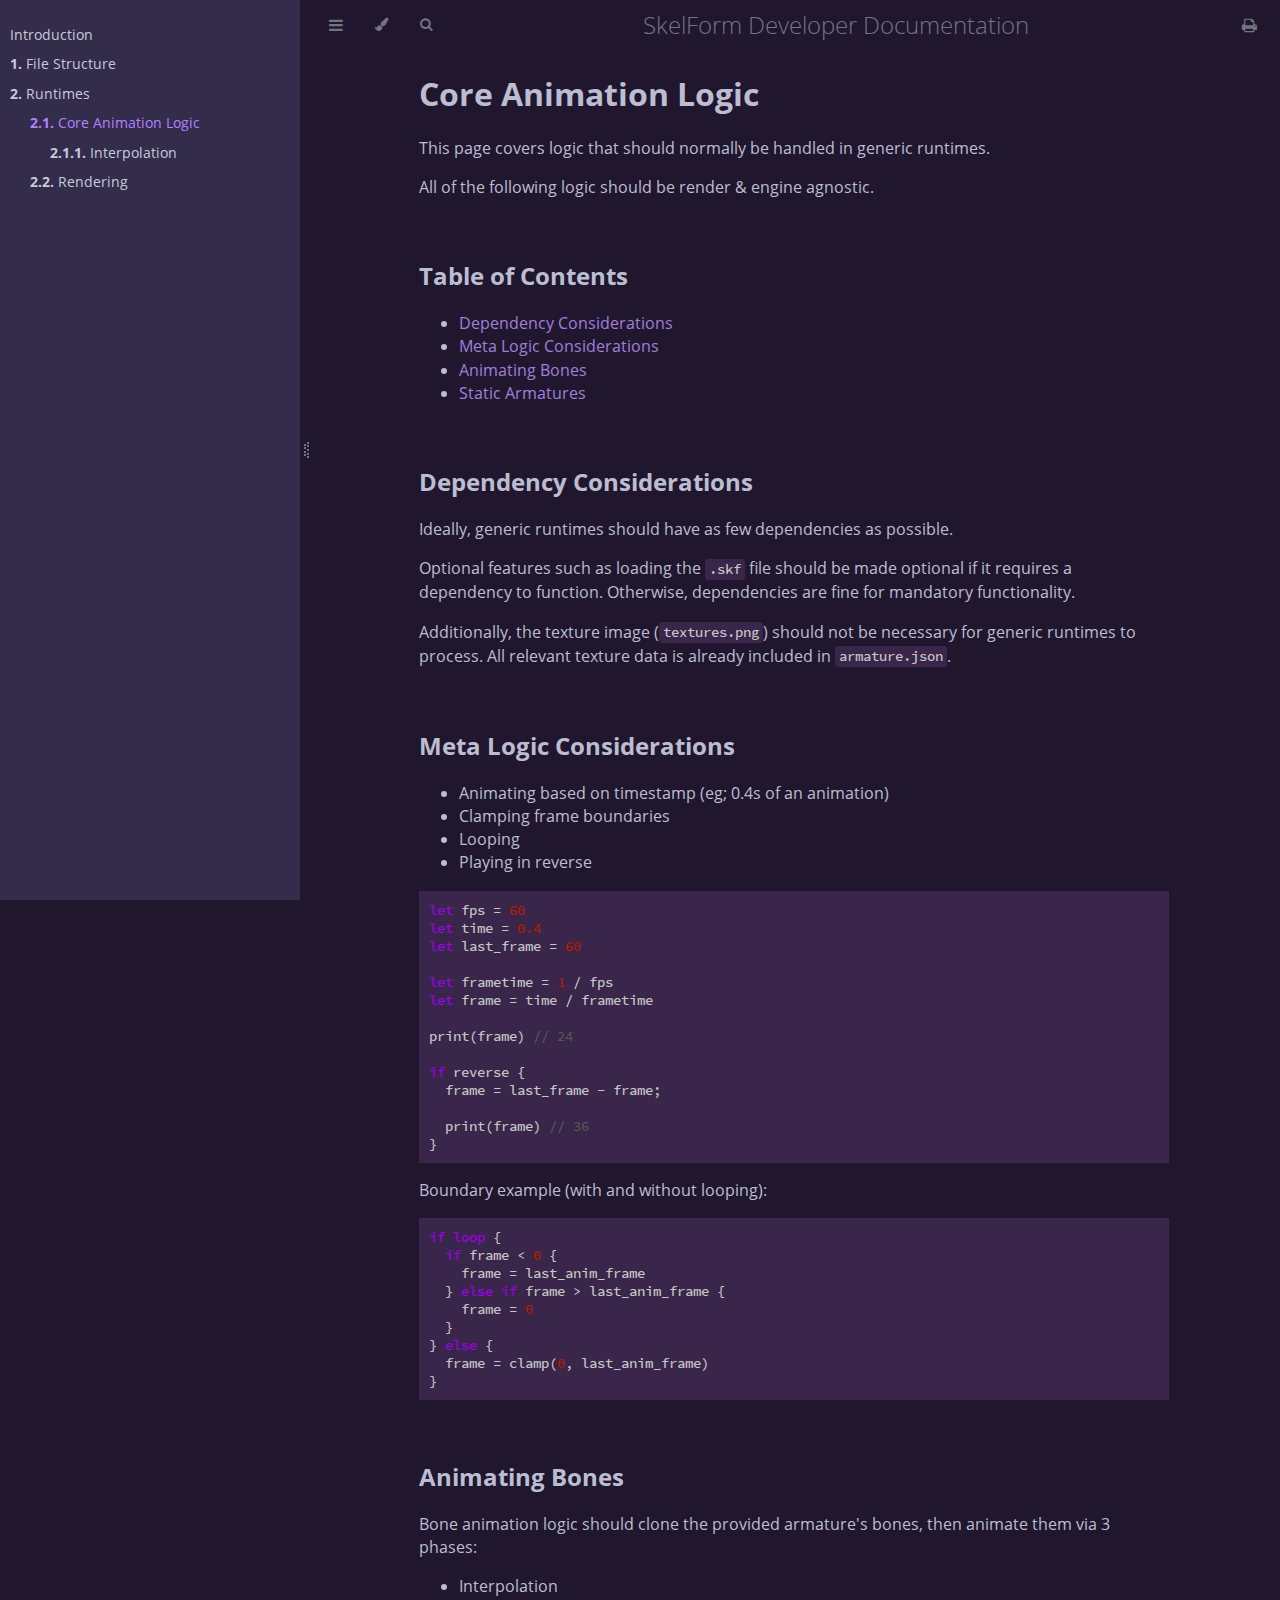
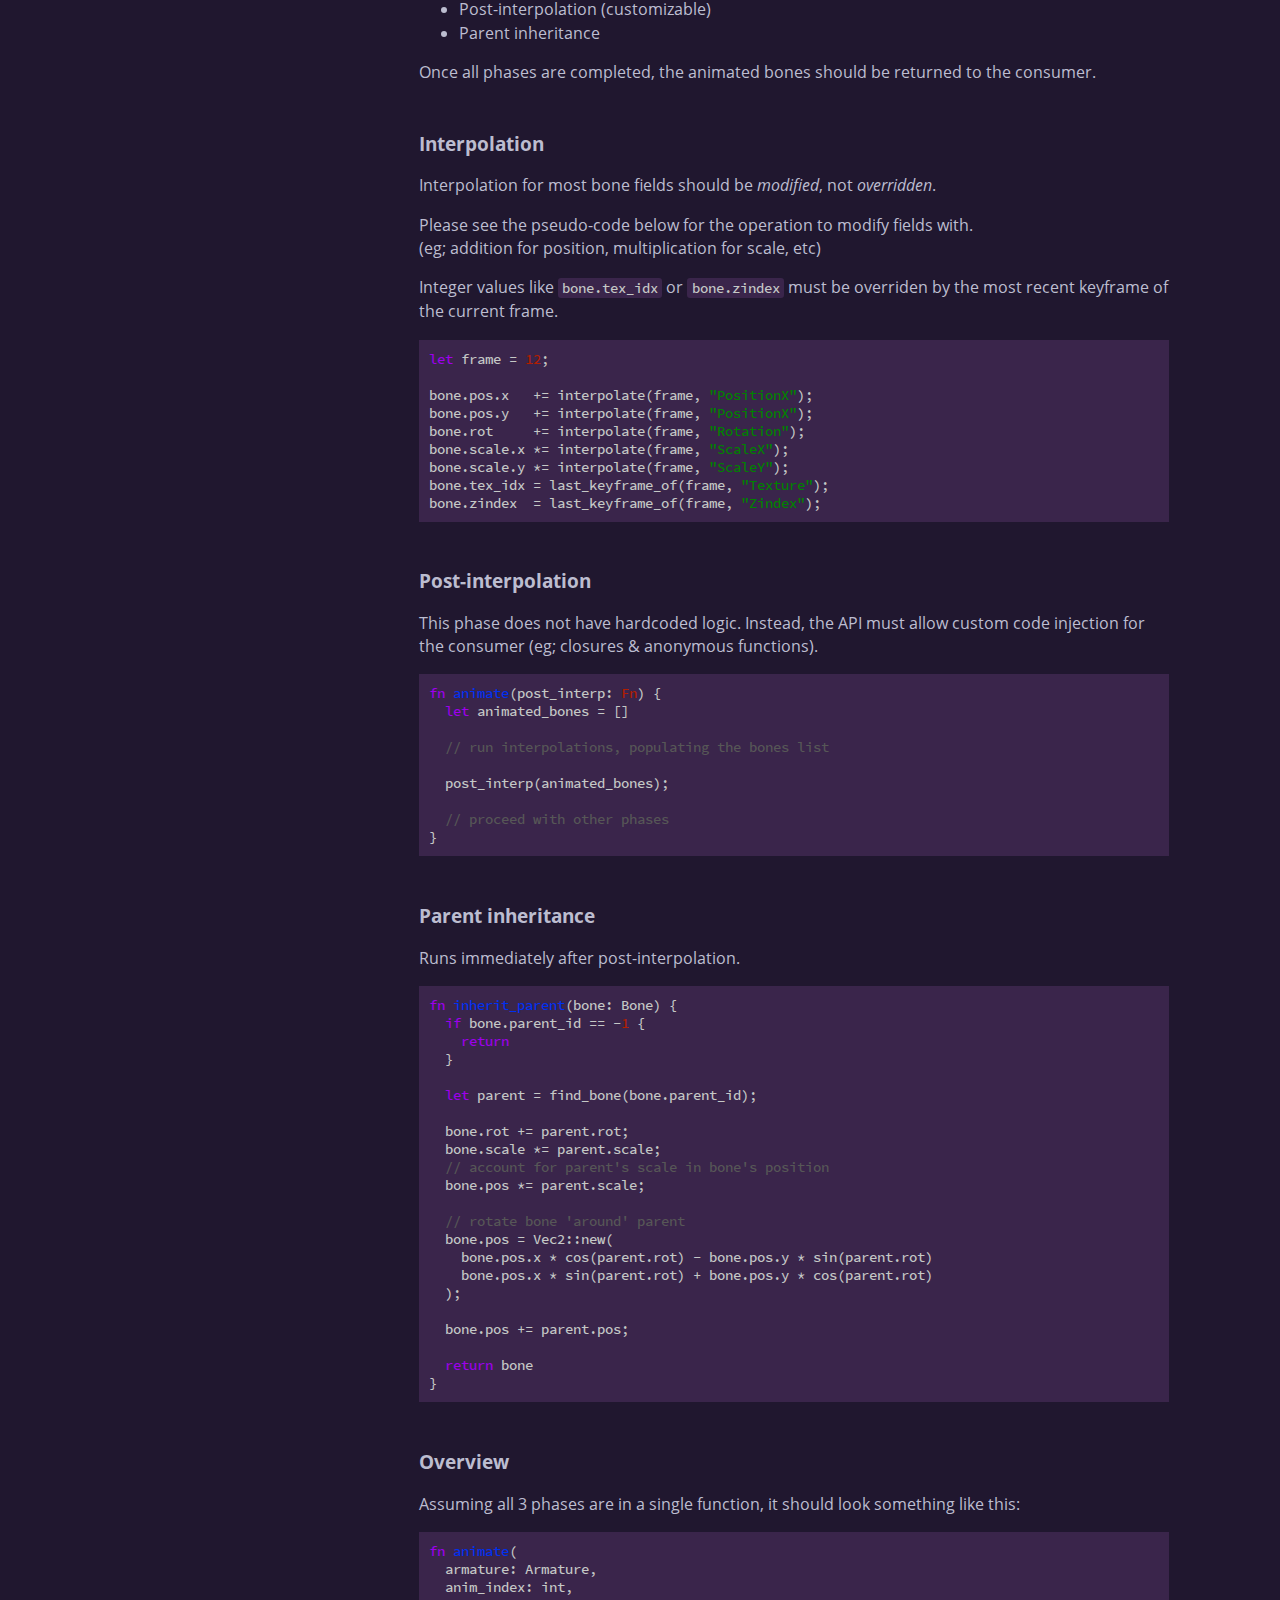
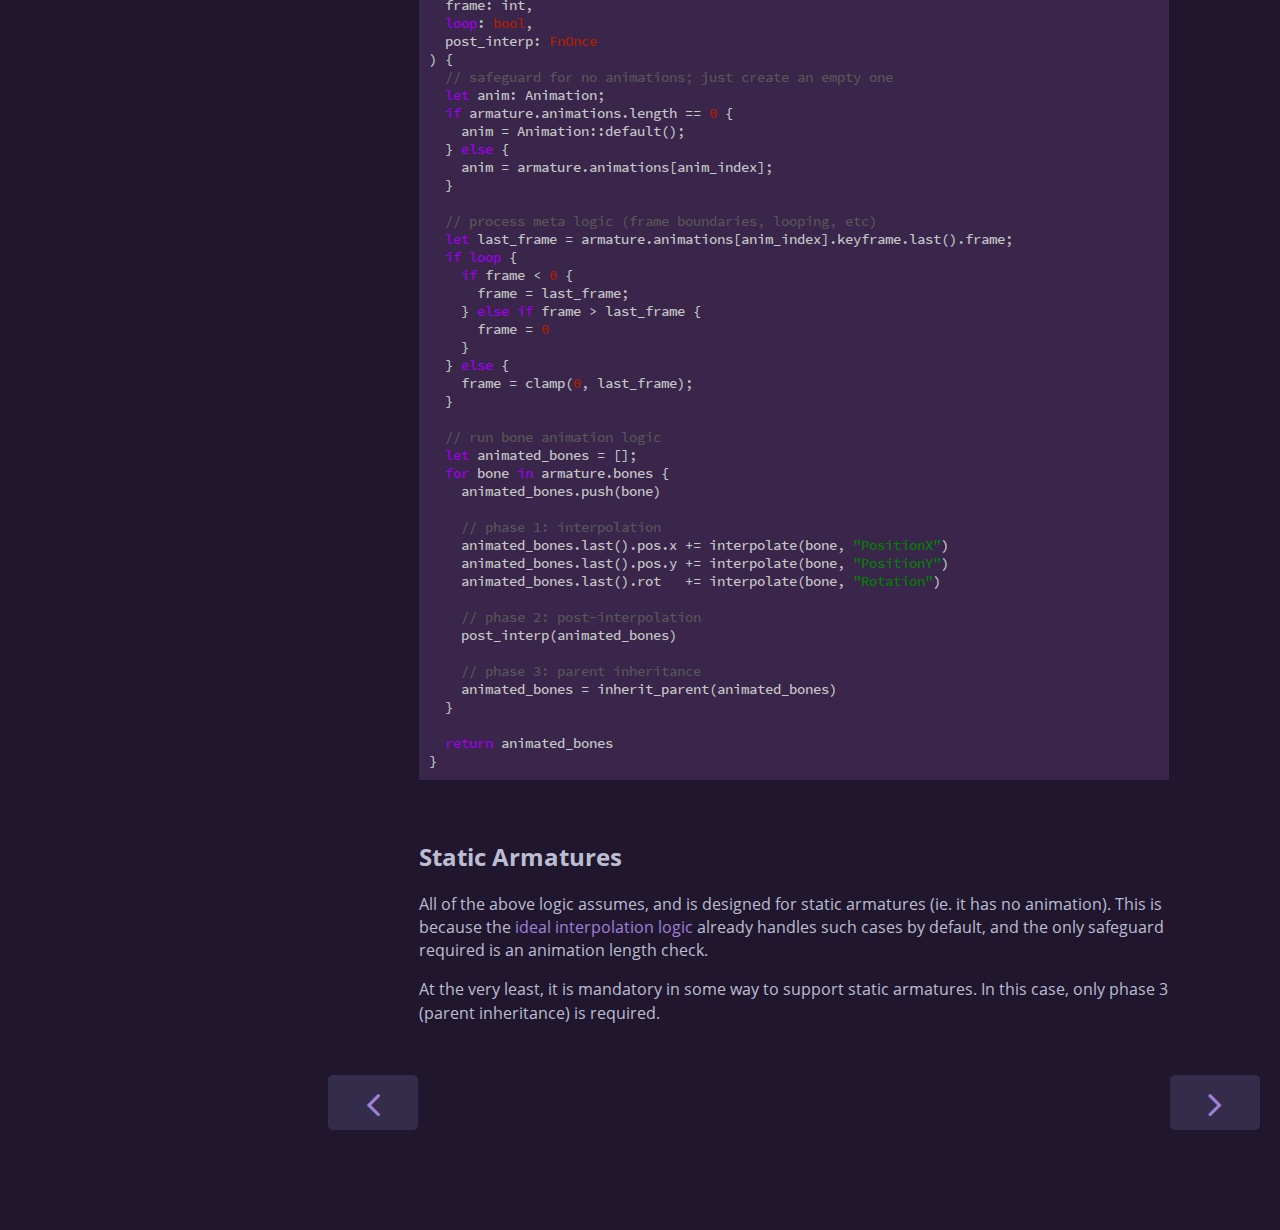
<file: book/core_anim_logic.html>
<!DOCTYPE HTML>
<html lang="en" class="skelform sidebar-visible" dir="ltr">
    <head>
        <!-- Book generated using mdBook -->
        <meta charset="UTF-8">
        <title>Core Animation Logic - SkelForm Developer Documentation</title>


        <!-- Custom HTML head -->

        <meta name="description" content="">
        <meta name="viewport" content="width=device-width, initial-scale=1">
        <meta name="theme-color" content="#ffffff">

        <link rel="icon" href="favicon.svg">
        <link rel="shortcut icon" href="favicon.png">
        <link rel="stylesheet" href="css/variables.css">
        <link rel="stylesheet" href="css/general.css">
        <link rel="stylesheet" href="css/chrome.css">
        <link rel="stylesheet" href="css/print.css" media="print">

        <!-- Fonts -->
        <link rel="stylesheet" href="FontAwesome/css/font-awesome.css">
        <link rel="stylesheet" href="fonts/fonts.css">

        <!-- Highlight.js Stylesheets -->
        <link rel="stylesheet" id="highlight-css" href="highlight.css">
        <link rel="stylesheet" id="tomorrow-night-css" href="tomorrow-night.css">
        <link rel="stylesheet" id="ayu-highlight-css" href="ayu-highlight.css">

        <!-- Custom theme stylesheets -->


        <!-- Provide site root and default themes to javascript -->
        <script>
            const path_to_root = "";
            const default_light_theme = "skelform";
            const default_dark_theme = "skelform";
        </script>
        <!-- Start loading toc.js asap -->
        <script src="toc.js"></script>
    </head>
    <body>
    <div id="mdbook-help-container">
        <div id="mdbook-help-popup">
            <h2 class="mdbook-help-title">Keyboard shortcuts</h2>
            <div>
                <p>Press <kbd>←</kbd> or <kbd>→</kbd> to navigate between chapters</p>
                <p>Press <kbd>S</kbd> or <kbd>/</kbd> to search in the book</p>
                <p>Press <kbd>?</kbd> to show this help</p>
                <p>Press <kbd>Esc</kbd> to hide this help</p>
            </div>
        </div>
    </div>
    <div id="body-container">
        <!-- Work around some values being stored in localStorage wrapped in quotes -->
        <script>
            try {
                let theme = localStorage.getItem('mdbook-theme');
                let sidebar = localStorage.getItem('mdbook-sidebar');

                if (theme.startsWith('"') && theme.endsWith('"')) {
                    localStorage.setItem('mdbook-theme', theme.slice(1, theme.length - 1));
                }

                if (sidebar.startsWith('"') && sidebar.endsWith('"')) {
                    localStorage.setItem('mdbook-sidebar', sidebar.slice(1, sidebar.length - 1));
                }
            } catch (e) { }
        </script>

        <!-- Set the theme before any content is loaded, prevents flash -->
        <script>
            const default_theme = window.matchMedia("(prefers-color-scheme: dark)").matches ? default_dark_theme : default_light_theme;
            let theme;
            try { theme = localStorage.getItem('mdbook-theme'); } catch(e) { }
            if (theme === null || theme === undefined) { theme = default_theme; }
            const html = document.documentElement;
            html.classList.remove('skelform')
            html.classList.add(theme);
            html.classList.add("js");
        </script>

        <input type="checkbox" id="sidebar-toggle-anchor" class="hidden">

        <!-- Hide / unhide sidebar before it is displayed -->
        <script>
            let sidebar = null;
            const sidebar_toggle = document.getElementById("sidebar-toggle-anchor");
            if (document.body.clientWidth >= 1080) {
                try { sidebar = localStorage.getItem('mdbook-sidebar'); } catch(e) { }
                sidebar = sidebar || 'visible';
            } else {
                sidebar = 'hidden';
            }
            sidebar_toggle.checked = sidebar === 'visible';
            html.classList.remove('sidebar-visible');
            html.classList.add("sidebar-" + sidebar);
        </script>

        <nav id="sidebar" class="sidebar" aria-label="Table of contents">
            <!-- populated by js -->
            <mdbook-sidebar-scrollbox class="sidebar-scrollbox"></mdbook-sidebar-scrollbox>
            <noscript>
                <iframe class="sidebar-iframe-outer" src="toc.html"></iframe>
            </noscript>
            <div id="sidebar-resize-handle" class="sidebar-resize-handle">
                <div class="sidebar-resize-indicator"></div>
            </div>
        </nav>

        <div id="page-wrapper" class="page-wrapper">

            <div class="page">
                <div id="menu-bar-hover-placeholder"></div>
                <div id="menu-bar" class="menu-bar sticky">
                    <div class="left-buttons">
                        <label id="sidebar-toggle" class="icon-button" for="sidebar-toggle-anchor" title="Toggle Table of Contents" aria-label="Toggle Table of Contents" aria-controls="sidebar">
                            <i class="fa fa-bars"></i>
                        </label>
                        <button id="theme-toggle" class="icon-button" type="button" title="Change theme" aria-label="Change theme" aria-haspopup="true" aria-expanded="false" aria-controls="theme-list">
                            <i class="fa fa-paint-brush"></i>
                        </button>
                        <ul id="theme-list" class="theme-popup" aria-label="Themes" role="menu">
                            <li role="none"><button role="menuitem" class="theme" id="default_theme">Auto</button></li>
                            <li role="none"><button role="menuitem" class="theme" id="light">Light</button></li>
                            <li role="none"><button role="menuitem" class="theme" id="rust">Rust</button></li>
                            <li role="none"><button role="menuitem" class="theme" id="coal">Coal</button></li>
                            <li role="none"><button role="menuitem" class="theme" id="navy">Navy</button></li>
                            <li role="none"><button role="menuitem" class="theme" id="ayu">Ayu</button></li>
                            <li role="none"><button role="menuitem" class="theme" id="skelform">SkelForm</button></li>
                        </ul>
                        <button id="search-toggle" class="icon-button" type="button" title="Search (`/`)" aria-label="Toggle Searchbar" aria-expanded="false" aria-keyshortcuts="/ s" aria-controls="searchbar">
                            <i class="fa fa-search"></i>
                        </button>
                    </div>

                    <h1 class="menu-title">SkelForm Developer Documentation</h1>

                    <div class="right-buttons">
                        <a href="print.html" title="Print this book" aria-label="Print this book">
                            <i id="print-button" class="fa fa-print"></i>
                        </a>

                    </div>
                </div>

                <div id="search-wrapper" class="hidden">
                    <form id="searchbar-outer" class="searchbar-outer">
                        <input type="search" id="searchbar" name="searchbar" placeholder="Search this book ..." aria-controls="searchresults-outer" aria-describedby="searchresults-header">
                    </form>
                    <div id="searchresults-outer" class="searchresults-outer hidden">
                        <div id="searchresults-header" class="searchresults-header"></div>
                        <ul id="searchresults">
                        </ul>
                    </div>
                </div>

                <!-- Apply ARIA attributes after the sidebar and the sidebar toggle button are added to the DOM -->
                <script>
                    document.getElementById('sidebar-toggle').setAttribute('aria-expanded', sidebar === 'visible');
                    document.getElementById('sidebar').setAttribute('aria-hidden', sidebar !== 'visible');
                    Array.from(document.querySelectorAll('#sidebar a')).forEach(function(link) {
                        link.setAttribute('tabIndex', sidebar === 'visible' ? 0 : -1);
                    });
                </script>

                <div id="content" class="content">
                    <main>
                        <h1 id="core-animation-logic"><a class="header" href="#core-animation-logic">Core Animation Logic</a></h1>
<p>This page covers logic that should normally be handled in generic runtimes.</p>
<p>All of the following logic should be render &amp; engine agnostic.</p>
<h2 id="table-of-contents"><a class="header" href="#table-of-contents">Table of Contents</a></h2>
<ul>
<li><a href="#dependency-considerations">Dependency Considerations</a></li>
<li><a href="#meta-logic-considerations">Meta Logic Considerations</a></li>
<li><a href="#animating-bones">Animating Bones</a></li>
<li><a href="#static-armatures">Static Armatures</a></li>
</ul>
<h2 id="dependency-considerations"><a class="header" href="#dependency-considerations">Dependency Considerations</a></h2>
<p>Ideally, generic runtimes should have as few dependencies as possible.</p>
<p>Optional features such as loading the <code>.skf</code> file should be made optional if it
requires a dependency to function. Otherwise, dependencies are fine for
mandatory functionality.</p>
<p>Additionally, the texture image (<code>textures.png</code>) should not be necessary for
generic runtimes to process. All relevant texture data is already included in
<code>armature.json</code>.</p>
<h2 id="meta-logic-considerations"><a class="header" href="#meta-logic-considerations">Meta Logic Considerations</a></h2>
<ul>
<li>Animating based on timestamp (eg; 0.4s of an animation)</li>
<li>Clamping frame boundaries</li>
<li>Looping</li>
<li>Playing in reverse</li>
</ul>
<pre><code class="language-rust noplayground">let fps = 60
let time = 0.4
let last_frame = 60

let frametime = 1 / fps
let frame = time / frametime

print(frame) // 24

if reverse {
  frame = last_frame - frame;

  print(frame) // 36
}</code></pre>
<p>Boundary example (with and without looping):</p>
<pre><code class="language-rust noplayground">if loop {
  if frame &lt; 0 {
    frame = last_anim_frame
  } else if frame &gt; last_anim_frame {
    frame = 0
  }
} else {
  frame = clamp(0, last_anim_frame)
}</code></pre>
<h2 id="animating-bones"><a class="header" href="#animating-bones">Animating Bones</a></h2>
<p>Bone animation logic should clone the provided armature's bones, then animate
them via 3 phases:</p>
<ul>
<li>Interpolation</li>
<li>Post-interpolation (customizable)</li>
<li>Parent inheritance</li>
</ul>
<p>Once all phases are completed, the animated bones should be returned to the
consumer.</p>
<h3 id="interpolation"><a class="header" href="#interpolation">Interpolation</a></h3>
<p>Interpolation for most bone fields should be <em>modified</em>, not <em>overridden</em>.</p>
<p>Please see the pseudo-code below for the operation to modify fields
with.<br>(eg; addition for position, multiplication for scale, etc)</p>
<p>Integer values like <code>bone.tex_idx</code> or <code>bone.zindex</code> must be overriden by the
most recent keyframe of the current frame.</p>
<pre><code class="language-rust noplayground">let frame = 12;

bone.pos.x   += interpolate(frame, "PositionX");
bone.pos.y   += interpolate(frame, "PositionX");
bone.rot     += interpolate(frame, "Rotation");
bone.scale.x *= interpolate(frame, "ScaleX");
bone.scale.y *= interpolate(frame, "ScaleY");
bone.tex_idx = last_keyframe_of(frame, "Texture");
bone.zindex  = last_keyframe_of(frame, "Zindex");</code></pre>
<h3 id="post-interpolation"><a class="header" href="#post-interpolation">Post-interpolation</a></h3>
<p>This phase does not have hardcoded logic. Instead, the API must allow custom
code injection for the consumer (eg; closures &amp; anonymous functions).</p>
<pre><code class="language-rust noplayground">fn animate(post_interp: Fn) {
  let animated_bones = []

  // run interpolations, populating the bones list

  post_interp(animated_bones);

  // proceed with other phases
}</code></pre>
<h3 id="parent-inheritance"><a class="header" href="#parent-inheritance">Parent inheritance</a></h3>
<p>Runs immediately after post-interpolation.</p>
<pre><code class="language-rust noplayground">fn inherit_parent(bone: Bone) {
  if bone.parent_id == -1 {
    return
  }

  let parent = find_bone(bone.parent_id);

  bone.rot += parent.rot;
  bone.scale *= parent.scale;
  // account for parent's scale in bone's position
  bone.pos *= parent.scale;

  // rotate bone 'around' parent
  bone.pos = Vec2::new(
    bone.pos.x * cos(parent.rot) - bone.pos.y * sin(parent.rot)
    bone.pos.x * sin(parent.rot) + bone.pos.y * cos(parent.rot)
  );

  bone.pos += parent.pos;

  return bone
}</code></pre>
<h3 id="overview"><a class="header" href="#overview">Overview</a></h3>
<p>Assuming all 3 phases are in a single function, it should look something like
this:</p>
<pre><code class="language-rust noplayground">fn animate(
  armature: Armature,
  anim_index: int,
  frame: int,
  loop: bool,
  post_interp: FnOnce
) {
  // safeguard for no animations; just create an empty one
  let anim: Animation;
  if armature.animations.length == 0 {
    anim = Animation::default();
  } else {
    anim = armature.animations[anim_index];
  }

  // process meta logic (frame boundaries, looping, etc)
  let last_frame = armature.animations[anim_index].keyframe.last().frame;
  if loop {
    if frame &lt; 0 {
      frame = last_frame;
    } else if frame &gt; last_frame {
      frame = 0
    }
  } else {
    frame = clamp(0, last_frame);
  }

  // run bone animation logic
  let animated_bones = [];
  for bone in armature.bones {
    animated_bones.push(bone)

    // phase 1: interpolation
    animated_bones.last().pos.x += interpolate(bone, "PositionX")
    animated_bones.last().pos.y += interpolate(bone, "PositionY")
    animated_bones.last().rot   += interpolate(bone, "Rotation")

    // phase 2: post-interpolation
    post_interp(animated_bones)

    // phase 3: parent inheritance
    animated_bones = inherit_parent(animated_bones)
  }

  return animated_bones
}</code></pre>
<h2 id="static-armatures"><a class="header" href="#static-armatures">Static Armatures</a></h2>
<p>All of the above logic assumes, and is designed for static armatures (ie. it
has no animation). This is because the <a href="./interpolation.html">ideal interpolation logic</a> already
handles such cases by default, and the only safeguard required is an animation
length check.</p>
<p>At the very least, it is mandatory in some way to support static armatures. In
this case, only phase 3 (parent inheritance) is required.</p>

                    </main>

                    <nav class="nav-wrapper" aria-label="Page navigation">
                        <!-- Mobile navigation buttons -->
                            <a rel="prev" href="runtime_spec.html" class="mobile-nav-chapters previous" title="Previous chapter" aria-label="Previous chapter" aria-keyshortcuts="Left">
                                <i class="fa fa-angle-left"></i>
                            </a>

                            <a rel="next prefetch" href="interpolation.html" class="mobile-nav-chapters next" title="Next chapter" aria-label="Next chapter" aria-keyshortcuts="Right">
                                <i class="fa fa-angle-right"></i>
                            </a>

                        <div style="clear: both"></div>
                    </nav>
                </div>
            </div>

            <nav class="nav-wide-wrapper" aria-label="Page navigation">
                    <a rel="prev" href="runtime_spec.html" class="nav-chapters previous" title="Previous chapter" aria-label="Previous chapter" aria-keyshortcuts="Left">
                        <i class="fa fa-angle-left"></i>
                    </a>

                    <a rel="next prefetch" href="interpolation.html" class="nav-chapters next" title="Next chapter" aria-label="Next chapter" aria-keyshortcuts="Right">
                        <i class="fa fa-angle-right"></i>
                    </a>
            </nav>

        </div>




        <script>
            window.playground_copyable = true;
        </script>


        <script src="elasticlunr.min.js"></script>
        <script src="mark.min.js"></script>
        <script src="searcher.js"></script>

        <script src="clipboard.min.js"></script>
        <script src="highlight.js"></script>
        <script src="book.js"></script>

        <!-- Custom JS scripts -->


    </div>
    </body>
</html>
</file>
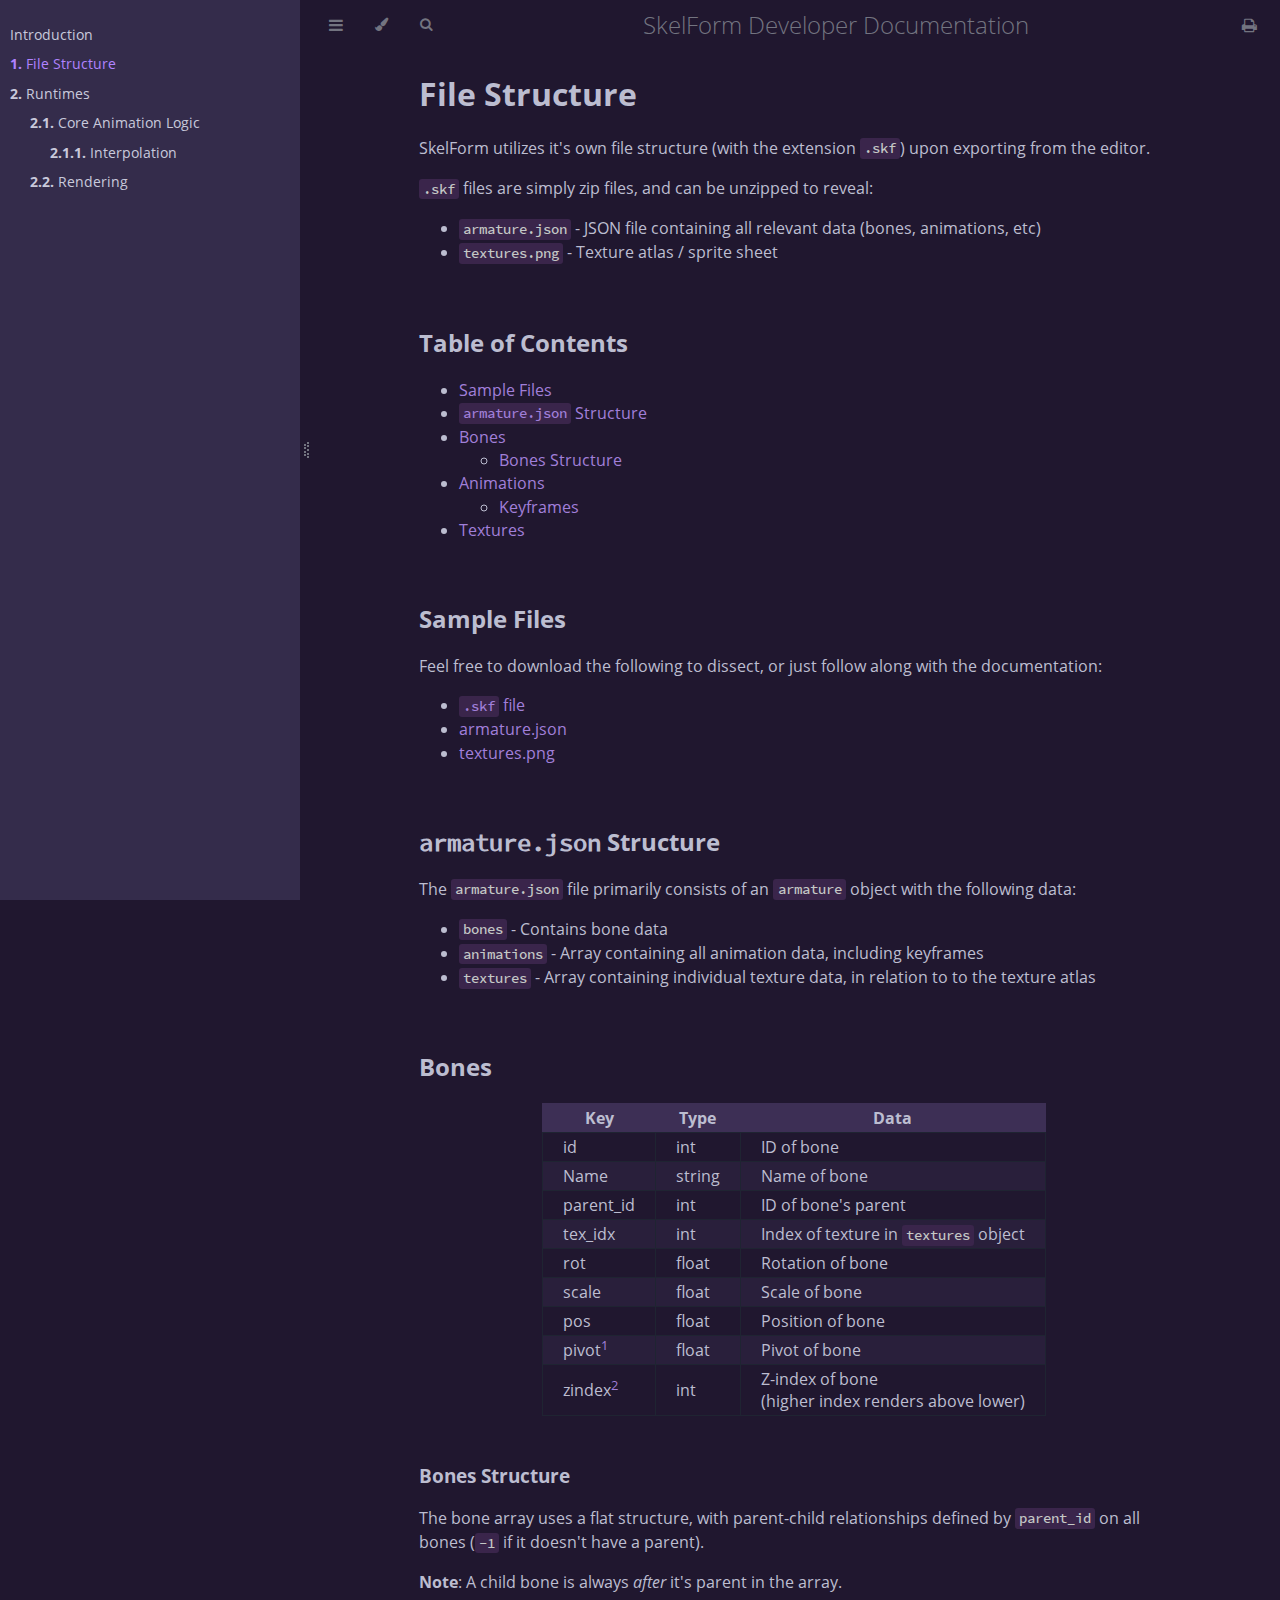
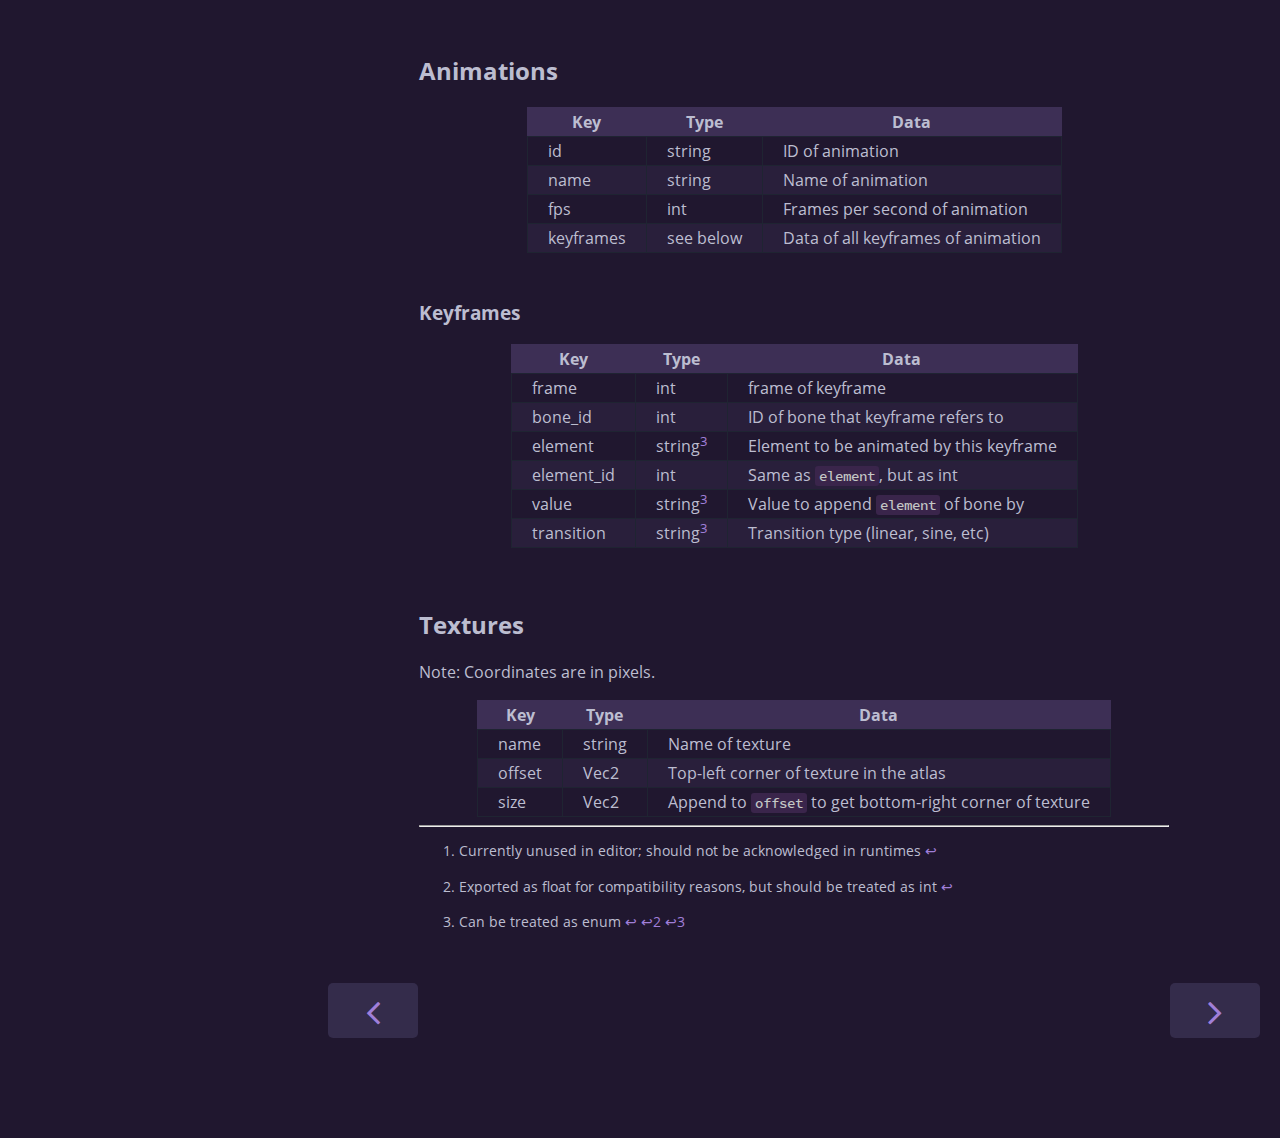
<file: book/file_specs.html>
<!DOCTYPE HTML>
<html lang="en" class="skelform sidebar-visible" dir="ltr">
    <head>
        <!-- Book generated using mdBook -->
        <meta charset="UTF-8">
        <title>File Structure - SkelForm Developer Documentation</title>


        <!-- Custom HTML head -->

        <meta name="description" content="">
        <meta name="viewport" content="width=device-width, initial-scale=1">
        <meta name="theme-color" content="#ffffff">

        <link rel="icon" href="favicon.svg">
        <link rel="shortcut icon" href="favicon.png">
        <link rel="stylesheet" href="css/variables.css">
        <link rel="stylesheet" href="css/general.css">
        <link rel="stylesheet" href="css/chrome.css">
        <link rel="stylesheet" href="css/print.css" media="print">

        <!-- Fonts -->
        <link rel="stylesheet" href="FontAwesome/css/font-awesome.css">
        <link rel="stylesheet" href="fonts/fonts.css">

        <!-- Highlight.js Stylesheets -->
        <link rel="stylesheet" id="highlight-css" href="highlight.css">
        <link rel="stylesheet" id="tomorrow-night-css" href="tomorrow-night.css">
        <link rel="stylesheet" id="ayu-highlight-css" href="ayu-highlight.css">

        <!-- Custom theme stylesheets -->


        <!-- Provide site root and default themes to javascript -->
        <script>
            const path_to_root = "";
            const default_light_theme = "skelform";
            const default_dark_theme = "skelform";
        </script>
        <!-- Start loading toc.js asap -->
        <script src="toc.js"></script>
    </head>
    <body>
    <div id="mdbook-help-container">
        <div id="mdbook-help-popup">
            <h2 class="mdbook-help-title">Keyboard shortcuts</h2>
            <div>
                <p>Press <kbd>←</kbd> or <kbd>→</kbd> to navigate between chapters</p>
                <p>Press <kbd>S</kbd> or <kbd>/</kbd> to search in the book</p>
                <p>Press <kbd>?</kbd> to show this help</p>
                <p>Press <kbd>Esc</kbd> to hide this help</p>
            </div>
        </div>
    </div>
    <div id="body-container">
        <!-- Work around some values being stored in localStorage wrapped in quotes -->
        <script>
            try {
                let theme = localStorage.getItem('mdbook-theme');
                let sidebar = localStorage.getItem('mdbook-sidebar');

                if (theme.startsWith('"') && theme.endsWith('"')) {
                    localStorage.setItem('mdbook-theme', theme.slice(1, theme.length - 1));
                }

                if (sidebar.startsWith('"') && sidebar.endsWith('"')) {
                    localStorage.setItem('mdbook-sidebar', sidebar.slice(1, sidebar.length - 1));
                }
            } catch (e) { }
        </script>

        <!-- Set the theme before any content is loaded, prevents flash -->
        <script>
            const default_theme = window.matchMedia("(prefers-color-scheme: dark)").matches ? default_dark_theme : default_light_theme;
            let theme;
            try { theme = localStorage.getItem('mdbook-theme'); } catch(e) { }
            if (theme === null || theme === undefined) { theme = default_theme; }
            const html = document.documentElement;
            html.classList.remove('skelform')
            html.classList.add(theme);
            html.classList.add("js");
        </script>

        <input type="checkbox" id="sidebar-toggle-anchor" class="hidden">

        <!-- Hide / unhide sidebar before it is displayed -->
        <script>
            let sidebar = null;
            const sidebar_toggle = document.getElementById("sidebar-toggle-anchor");
            if (document.body.clientWidth >= 1080) {
                try { sidebar = localStorage.getItem('mdbook-sidebar'); } catch(e) { }
                sidebar = sidebar || 'visible';
            } else {
                sidebar = 'hidden';
            }
            sidebar_toggle.checked = sidebar === 'visible';
            html.classList.remove('sidebar-visible');
            html.classList.add("sidebar-" + sidebar);
        </script>

        <nav id="sidebar" class="sidebar" aria-label="Table of contents">
            <!-- populated by js -->
            <mdbook-sidebar-scrollbox class="sidebar-scrollbox"></mdbook-sidebar-scrollbox>
            <noscript>
                <iframe class="sidebar-iframe-outer" src="toc.html"></iframe>
            </noscript>
            <div id="sidebar-resize-handle" class="sidebar-resize-handle">
                <div class="sidebar-resize-indicator"></div>
            </div>
        </nav>

        <div id="page-wrapper" class="page-wrapper">

            <div class="page">
                <div id="menu-bar-hover-placeholder"></div>
                <div id="menu-bar" class="menu-bar sticky">
                    <div class="left-buttons">
                        <label id="sidebar-toggle" class="icon-button" for="sidebar-toggle-anchor" title="Toggle Table of Contents" aria-label="Toggle Table of Contents" aria-controls="sidebar">
                            <i class="fa fa-bars"></i>
                        </label>
                        <button id="theme-toggle" class="icon-button" type="button" title="Change theme" aria-label="Change theme" aria-haspopup="true" aria-expanded="false" aria-controls="theme-list">
                            <i class="fa fa-paint-brush"></i>
                        </button>
                        <ul id="theme-list" class="theme-popup" aria-label="Themes" role="menu">
                            <li role="none"><button role="menuitem" class="theme" id="default_theme">Auto</button></li>
                            <li role="none"><button role="menuitem" class="theme" id="light">Light</button></li>
                            <li role="none"><button role="menuitem" class="theme" id="rust">Rust</button></li>
                            <li role="none"><button role="menuitem" class="theme" id="coal">Coal</button></li>
                            <li role="none"><button role="menuitem" class="theme" id="navy">Navy</button></li>
                            <li role="none"><button role="menuitem" class="theme" id="ayu">Ayu</button></li>
                            <li role="none"><button role="menuitem" class="theme" id="skelform">SkelForm</button></li>
                        </ul>
                        <button id="search-toggle" class="icon-button" type="button" title="Search (`/`)" aria-label="Toggle Searchbar" aria-expanded="false" aria-keyshortcuts="/ s" aria-controls="searchbar">
                            <i class="fa fa-search"></i>
                        </button>
                    </div>

                    <h1 class="menu-title">SkelForm Developer Documentation</h1>

                    <div class="right-buttons">
                        <a href="print.html" title="Print this book" aria-label="Print this book">
                            <i id="print-button" class="fa fa-print"></i>
                        </a>

                    </div>
                </div>

                <div id="search-wrapper" class="hidden">
                    <form id="searchbar-outer" class="searchbar-outer">
                        <input type="search" id="searchbar" name="searchbar" placeholder="Search this book ..." aria-controls="searchresults-outer" aria-describedby="searchresults-header">
                    </form>
                    <div id="searchresults-outer" class="searchresults-outer hidden">
                        <div id="searchresults-header" class="searchresults-header"></div>
                        <ul id="searchresults">
                        </ul>
                    </div>
                </div>

                <!-- Apply ARIA attributes after the sidebar and the sidebar toggle button are added to the DOM -->
                <script>
                    document.getElementById('sidebar-toggle').setAttribute('aria-expanded', sidebar === 'visible');
                    document.getElementById('sidebar').setAttribute('aria-hidden', sidebar !== 'visible');
                    Array.from(document.querySelectorAll('#sidebar a')).forEach(function(link) {
                        link.setAttribute('tabIndex', sidebar === 'visible' ? 0 : -1);
                    });
                </script>

                <div id="content" class="content">
                    <main>
                        <h1 id="file-structure"><a class="header" href="#file-structure">File Structure</a></h1>
<p>SkelForm utilizes it's own file structure (with the extension <code>.skf</code>) upon
exporting from the editor.</p>
<p><code>.skf</code> files are simply zip files, and can be unzipped to reveal:</p>
<ul>
<li><code>armature.json</code> - JSON file containing all relevant data (bones, animations,
etc)</li>
<li><code>textures.png</code> - Texture atlas / sprite sheet</li>
</ul>
<h2 id="table-of-contents"><a class="header" href="#table-of-contents">Table of Contents</a></h2>
<ul>
<li><a href="#sample-files">Sample Files</a></li>
<li><a href="#armaturejson-structure"><code>armature.json</code> Structure</a></li>
<li><a href="#bones">Bones</a>
<ul>
<li><a href="#bones-structure">Bones Structure</a></li>
</ul>
</li>
<li><a href="#animations">Animations</a>
<ul>
<li><a href="#keyframes">Keyframes</a></li>
</ul>
</li>
<li><a href="#Textures">Textures</a></li>
</ul>
<h2 id="sample-files"><a class="header" href="#sample-files">Sample Files</a></h2>
<p>Feel free to download the following to dissect, or just follow along with the
documentation:</p>
<ul>
<li><a href="https://github.com/Retropaint/skelform_dev_docs/raw/refs/heads/main/skellington.skf"><code>.skf</code> file</a></li>
<li><a href="https://raw.githubusercontent.com/Retropaint/skelform_dev_docs/refs/heads/main/armature.json" target="_blank">armature.json</a></li>
<li><a href="https://raw.githubusercontent.com/Retropaint/skelform_dev_docs/refs/heads/main/textures.png" target="_blank">textures.png</a></li>
</ul>
<h2 id="armaturejson-structure"><a class="header" href="#armaturejson-structure"><code>armature.json</code> Structure</a></h2>
<p>The <code>armature.json</code> file primarily consists of an <code>armature</code> object with the
following data:</p>
<ul>
<li><code>bones</code> - Contains bone data</li>
<li><code>animations</code> - Array containing all animation data, including keyframes</li>
<li><code>textures</code> - Array containing individual texture data, in relation to to the
texture atlas</li>
</ul>
<h2 id="bones"><a class="header" href="#bones">Bones</a></h2>
<div class="table-wrapper"><table><thead><tr><th>Key</th><th>Type</th><th>Data</th></tr></thead><tbody>
<tr><td>id</td><td>int</td><td>ID of bone</td></tr>
<tr><td>Name</td><td>string</td><td>Name of bone</td></tr>
<tr><td>parent_id</td><td>int</td><td>ID of bone's parent</td></tr>
<tr><td>tex_idx</td><td>int</td><td>Index of texture in <code>textures</code> object</td></tr>
<tr><td>rot</td><td>float</td><td>Rotation of bone</td></tr>
<tr><td>scale</td><td>float</td><td>Scale of bone</td></tr>
<tr><td>pos</td><td>float</td><td>Position of bone</td></tr>
<tr><td>pivot<sup class="footnote-reference" id="fr-1-1"><a href="#footnote-1">1</a></sup></td><td>float</td><td>Pivot of bone</td></tr>
<tr><td>zindex<sup class="footnote-reference" id="fr-2-1"><a href="#footnote-2">2</a></sup></td><td>int</td><td>Z-index of bone<br>(higher index renders above lower)</td></tr>
</tbody></table>
</div>
<h3 id="bones-structure"><a class="header" href="#bones-structure">Bones Structure</a></h3>
<p>The bone array uses a flat structure, with parent-child relationships defined by
<code>parent_id</code> on all bones (<code>-1</code> if it doesn't have a parent).</p>
<p><strong>Note</strong>: A child bone is always <em>after</em> it's parent in the array.</p>
<h2 id="animations"><a class="header" href="#animations">Animations</a></h2>
<div class="table-wrapper"><table><thead><tr><th>Key</th><th>Type</th><th>Data</th></tr></thead><tbody>
<tr><td>id</td><td>string</td><td>ID of animation</td></tr>
<tr><td>name</td><td>string</td><td>Name of animation</td></tr>
<tr><td>fps</td><td>int</td><td>Frames per second of animation</td></tr>
<tr><td>keyframes</td><td>see below</td><td>Data of all keyframes of animation</td></tr>
</tbody></table>
</div>
<h3 id="keyframes"><a class="header" href="#keyframes">Keyframes</a></h3>
<div class="table-wrapper"><table><thead><tr><th>Key</th><th>Type</th><th>Data</th></tr></thead><tbody>
<tr><td>frame</td><td>int</td><td>frame of keyframe</td></tr>
<tr><td>bone_id</td><td>int</td><td>ID of bone that keyframe refers to</td></tr>
<tr><td>element</td><td>string<sup class="footnote-reference" id="fr-3-1"><a href="#footnote-3">3</a></sup></td><td>Element to be animated by this keyframe</td></tr>
<tr><td>element_id</td><td>int</td><td>Same as <code>element</code>, but as int</td></tr>
<tr><td>value</td><td>string<sup class="footnote-reference" id="fr-3-2"><a href="#footnote-3">3</a></sup></td><td>Value to append <code>element</code> of bone by</td></tr>
<tr><td>transition</td><td>string<sup class="footnote-reference" id="fr-3-3"><a href="#footnote-3">3</a></sup></td><td>Transition type (linear, sine, etc)</td></tr>
</tbody></table>
</div>
<h2 id="textures"><a class="header" href="#textures">Textures</a></h2>
<p>Note: Coordinates are in pixels.</p>
<div class="table-wrapper"><table><thead><tr><th>Key</th><th>Type</th><th>Data</th></tr></thead><tbody>
<tr><td>name</td><td>string</td><td>Name of texture</td></tr>
<tr><td>offset</td><td>Vec2</td><td>Top-left corner of texture in the atlas</td></tr>
<tr><td>size</td><td>Vec2</td><td>Append to <code>offset</code> to get bottom-right corner of texture</td></tr>
</tbody></table>
</div><hr>
<ol class="footnote-definition"><li id="footnote-1">
<p>Currently unused in editor; should not be acknowledged in runtimes <a href="#fr-1-1">↩</a></p>
</li>
<li id="footnote-2">
<p>Exported as float for compatibility reasons, but should be treated as int <a href="#fr-2-1">↩</a></p>
</li>
<li id="footnote-3">
<p>Can be treated as enum <a href="#fr-3-1">↩</a> <a href="#fr-3-2">↩2</a> <a href="#fr-3-3">↩3</a></p>
</li>
</ol>
                    </main>

                    <nav class="nav-wrapper" aria-label="Page navigation">
                        <!-- Mobile navigation buttons -->
                            <a rel="prev" href="introduction.html" class="mobile-nav-chapters previous" title="Previous chapter" aria-label="Previous chapter" aria-keyshortcuts="Left">
                                <i class="fa fa-angle-left"></i>
                            </a>

                            <a rel="next prefetch" href="runtime_spec.html" class="mobile-nav-chapters next" title="Next chapter" aria-label="Next chapter" aria-keyshortcuts="Right">
                                <i class="fa fa-angle-right"></i>
                            </a>

                        <div style="clear: both"></div>
                    </nav>
                </div>
            </div>

            <nav class="nav-wide-wrapper" aria-label="Page navigation">
                    <a rel="prev" href="introduction.html" class="nav-chapters previous" title="Previous chapter" aria-label="Previous chapter" aria-keyshortcuts="Left">
                        <i class="fa fa-angle-left"></i>
                    </a>

                    <a rel="next prefetch" href="runtime_spec.html" class="nav-chapters next" title="Next chapter" aria-label="Next chapter" aria-keyshortcuts="Right">
                        <i class="fa fa-angle-right"></i>
                    </a>
            </nav>

        </div>




        <script>
            window.playground_copyable = true;
        </script>


        <script src="elasticlunr.min.js"></script>
        <script src="mark.min.js"></script>
        <script src="searcher.js"></script>

        <script src="clipboard.min.js"></script>
        <script src="highlight.js"></script>
        <script src="book.js"></script>

        <!-- Custom JS scripts -->


    </div>
    </body>
</html>
</file>
<file: css/variables.css>
/* Globals */

:root {
    --sidebar-target-width: 300px;
    --sidebar-width: min(var(--sidebar-target-width), 80vw);
    --sidebar-resize-indicator-width: 8px;
    --sidebar-resize-indicator-space: 2px;
    --page-padding: 15px;
    --content-max-width: 750px;
    --menu-bar-height: 50px;
    --mono-font: "Source Code Pro", Consolas, "Ubuntu Mono", Menlo, "DejaVu Sans Mono", monospace, monospace;
    --code-font-size: 0.875em; /* please adjust the ace font size accordingly in editor.js */
}

/* Themes */

.ayu {
    --bg: hsl(210, 25%, 8%);
    --fg: #c5c5c5;

    --sidebar-bg: #14191f;
    --sidebar-fg: #c8c9db;
    --sidebar-non-existant: #5c6773;
    --sidebar-active: #ffb454;
    --sidebar-spacer: #2d334f;

    --scrollbar: var(--sidebar-fg);

    --icons: #737480;
    --icons-hover: #b7b9cc;

    --links: #0096cf;

    --inline-code-color: #ffb454;

    --theme-popup-bg: #14191f;
    --theme-popup-border: #5c6773;
    --theme-hover: #191f26;

    --quote-bg: hsl(226, 15%, 17%);
    --quote-border: hsl(226, 15%, 22%);

    --warning-border: #ff8e00;

    --table-border-color: hsl(210, 25%, 13%);
    --table-header-bg: hsl(210, 25%, 28%);
    --table-alternate-bg: hsl(210, 25%, 11%);

    --searchbar-border-color: #848484;
    --searchbar-bg: #424242;
    --searchbar-fg: #fff;
    --searchbar-shadow-color: #d4c89f;
    --searchresults-header-fg: #666;
    --searchresults-border-color: #888;
    --searchresults-li-bg: #252932;
    --search-mark-bg: #e3b171;

    --color-scheme: dark;

    /* Same as `--icons` */
    --copy-button-filter: invert(45%) sepia(6%) saturate(621%) hue-rotate(198deg) brightness(99%) contrast(85%);
    /* Same as `--sidebar-active` */
    --copy-button-filter-hover: invert(68%) sepia(55%) saturate(531%) hue-rotate(341deg) brightness(104%) contrast(101%);

    --footnote-highlight: #2668a6;

    --overlay-bg: rgba(33, 40, 48, 0.4);
}

.coal {
    --bg: hsl(200, 7%, 8%);
    --fg: #98a3ad;

    --sidebar-bg: #292c2f;
    --sidebar-fg: #a1adb8;
    --sidebar-non-existant: #505254;
    --sidebar-active: #3473ad;
    --sidebar-spacer: #393939;

    --scrollbar: var(--sidebar-fg);

    --icons: #43484d;
    --icons-hover: #b3c0cc;

    --links: #2b79a2;

    --inline-code-color: #c5c8c6;

    --theme-popup-bg: #141617;
    --theme-popup-border: #43484d;
    --theme-hover: #1f2124;

    --quote-bg: hsl(234, 21%, 18%);
    --quote-border: hsl(234, 21%, 23%);

    --warning-border: #ff8e00;

    --table-border-color: hsl(200, 7%, 13%);
    --table-header-bg: hsl(200, 7%, 28%);
    --table-alternate-bg: hsl(200, 7%, 11%);

    --searchbar-border-color: #aaa;
    --searchbar-bg: #b7b7b7;
    --searchbar-fg: #000;
    --searchbar-shadow-color: #aaa;
    --searchresults-header-fg: #666;
    --searchresults-border-color: #98a3ad;
    --searchresults-li-bg: #2b2b2f;
    --search-mark-bg: #355c7d;

    --color-scheme: dark;

    /* Same as `--icons` */
    --copy-button-filter: invert(26%) sepia(8%) saturate(575%) hue-rotate(169deg) brightness(87%) contrast(82%);
    /* Same as `--sidebar-active` */
    --copy-button-filter-hover: invert(36%) sepia(70%) saturate(503%) hue-rotate(167deg) brightness(98%) contrast(89%);

    --footnote-highlight: #4079ae;

    --overlay-bg: rgba(33, 40, 48, 0.4);
}

.light, html:not(.js) {
    --bg: hsl(0, 0%, 100%);
    --fg: hsl(0, 0%, 0%);

    --sidebar-bg: #fafafa;
    --sidebar-fg: hsl(0, 0%, 0%);
    --sidebar-non-existant: #aaaaaa;
    --sidebar-active: #1f1fff;
    --sidebar-spacer: #f4f4f4;

    --scrollbar: #8F8F8F;

    --icons: #747474;
    --icons-hover: #000000;

    --links: #20609f;

    --inline-code-color: #301900;

    --theme-popup-bg: #fafafa;
    --theme-popup-border: #cccccc;
    --theme-hover: #e6e6e6;

    --quote-bg: hsl(197, 37%, 96%);
    --quote-border: hsl(197, 37%, 91%);

    --warning-border: #ff8e00;

    --table-border-color: hsl(0, 0%, 95%);
    --table-header-bg: hsl(0, 0%, 80%);
    --table-alternate-bg: hsl(0, 0%, 97%);

    --searchbar-border-color: #aaa;
    --searchbar-bg: #fafafa;
    --searchbar-fg: #000;
    --searchbar-shadow-color: #aaa;
    --searchresults-header-fg: #666;
    --searchresults-border-color: #888;
    --searchresults-li-bg: #e4f2fe;
    --search-mark-bg: #a2cff5;

    --color-scheme: light;

    /* Same as `--icons` */
    --copy-button-filter: invert(45.49%);
    /* Same as `--sidebar-active` */
    --copy-button-filter-hover: invert(14%) sepia(93%) saturate(4250%) hue-rotate(243deg) brightness(99%) contrast(130%);

    --footnote-highlight: #7e7eff;

    --overlay-bg: rgba(200, 200, 205, 0.4);
}

.navy {
    --bg: hsl(226, 23%, 11%);
    --fg: #bcbdd0;

    --sidebar-bg: #282d3f;
    --sidebar-fg: #c8c9db;
    --sidebar-non-existant: #505274;
    --sidebar-active: #2b79a2;
    --sidebar-spacer: #2d334f;

    --scrollbar: var(--sidebar-fg);

    --icons: #737480;
    --icons-hover: #b7b9cc;

    --links: #2b79a2;

    --inline-code-color: #c5c8c6;

    --theme-popup-bg: #161923;
    --theme-popup-border: #737480;
    --theme-hover: #282e40;

    --quote-bg: hsl(226, 15%, 17%);
    --quote-border: hsl(226, 15%, 22%);

    --warning-border: #ff8e00;

    --table-border-color: hsl(226, 23%, 16%);
    --table-header-bg: hsl(226, 23%, 31%);
    --table-alternate-bg: hsl(226, 23%, 14%);

    --searchbar-border-color: #aaa;
    --searchbar-bg: #aeaec6;
    --searchbar-fg: #000;
    --searchbar-shadow-color: #aaa;
    --searchresults-header-fg: #5f5f71;
    --searchresults-border-color: #5c5c68;
    --searchresults-li-bg: #242430;
    --search-mark-bg: #a2cff5;

    --color-scheme: dark;

    /* Same as `--icons` */
    --copy-button-filter: invert(51%) sepia(10%) saturate(393%) hue-rotate(198deg) brightness(86%) contrast(87%);
    /* Same as `--sidebar-active` */
    --copy-button-filter-hover: invert(46%) sepia(20%) saturate(1537%) hue-rotate(156deg) brightness(85%) contrast(90%);

    --footnote-highlight: #4079ae;

    --overlay-bg: rgba(33, 40, 48, 0.4);
}

.rust {
    --bg: hsl(60, 9%, 87%);
    --fg: #262625;

    --sidebar-bg: #3b2e2a;
    --sidebar-fg: #c8c9db;
    --sidebar-non-existant: #505254;
    --sidebar-active: #e69f67;
    --sidebar-spacer: #45373a;

    --scrollbar: var(--sidebar-fg);

    --icons: #737480;
    --icons-hover: #262625;

    --links: #2b79a2;

    --inline-code-color: #6e6b5e;

    --theme-popup-bg: #e1e1db;
    --theme-popup-border: #b38f6b;
    --theme-hover: #99908a;

    --quote-bg: hsl(60, 5%, 75%);
    --quote-border: hsl(60, 5%, 70%);

    --warning-border: #ff8e00;

    --table-border-color: hsl(60, 9%, 82%);
    --table-header-bg: #b3a497;
    --table-alternate-bg: hsl(60, 9%, 84%);

    --searchbar-border-color: #aaa;
    --searchbar-bg: #fafafa;
    --searchbar-fg: #000;
    --searchbar-shadow-color: #aaa;
    --searchresults-header-fg: #666;
    --searchresults-border-color: #888;
    --searchresults-li-bg: #dec2a2;
    --search-mark-bg: #e69f67;

    /* Same as `--icons` */
    --copy-button-filter: invert(51%) sepia(10%) saturate(393%) hue-rotate(198deg) brightness(86%) contrast(87%);
    /* Same as `--sidebar-active` */
    --copy-button-filter-hover: invert(77%) sepia(16%) saturate(1798%) hue-rotate(328deg) brightness(98%) contrast(83%);

    --footnote-highlight: #d3a17a;

    --overlay-bg: rgba(150, 150, 150, 0.25);
}

@media (prefers-color-scheme: dark) {
    html:not(.js) {
        --bg: hsl(200, 7%, 8%);
        --fg: #98a3ad;

        --sidebar-bg: #292c2f;
        --sidebar-fg: #a1adb8;
        --sidebar-non-existant: #505254;
        --sidebar-active: #3473ad;
        --sidebar-spacer: #393939;

        --scrollbar: var(--sidebar-fg);

        --icons: #43484d;
        --icons-hover: #b3c0cc;

        --links: #2b79a2;

        --inline-code-color: #c5c8c6;

        --theme-popup-bg: #141617;
        --theme-popup-border: #43484d;
        --theme-hover: #1f2124;

        --quote-bg: hsl(234, 21%, 18%);
        --quote-border: hsl(234, 21%, 23%);

        --warning-border: #ff8e00;

        --table-border-color: hsl(200, 7%, 13%);
        --table-header-bg: hsl(200, 7%, 28%);
        --table-alternate-bg: hsl(200, 7%, 11%);

        --searchbar-border-color: #aaa;
        --searchbar-bg: #b7b7b7;
        --searchbar-fg: #000;
        --searchbar-shadow-color: #aaa;
        --searchresults-header-fg: #666;
        --searchresults-border-color: #98a3ad;
        --searchresults-li-bg: #2b2b2f;
        --search-mark-bg: #355c7d;

        --color-scheme: dark;

        /* Same as `--icons` */
        --copy-button-filter: invert(26%) sepia(8%) saturate(575%) hue-rotate(169deg) brightness(87%) contrast(82%);
        /* Same as `--sidebar-active` */
        --copy-button-filter-hover: invert(36%) sepia(70%) saturate(503%) hue-rotate(167deg) brightness(98%) contrast(89%);
    }
}

.skelform {
    --bg: rgb(32, 23, 47);
    --fg: #bcbdd0;

    --sidebar-bg: #342c4b;
    --sidebar-fg: #c8c9db;
    --sidebar-non-existant: #505274;
    --sidebar-active: #b083ff;
    --sidebar-spacer: #2d334f;

    --scrollbar: var(--sidebar-fg);

    --icons: #737480;
    --icons-hover: #b7b9cc;

    --links: #a07fd9;

    --inline-code-color: #c5c8c6;

    --theme-popup-bg: #161923;
    --theme-popup-border: #737480;
    --theme-hover: #30264d;

    --quote-bg: hsl(226, 15%, 17%);
    --quote-border: hsl(226, 15%, 22%);

    --warning-border: #ff8e00;

    --table-border-color: hsl(226, 23%, 16%);
    --table-header-bg: rgb(61, 47, 85);
    --table-alternate-bg: rgb(41, 31, 59);

    --searchbar-border-color: #aaa;
    --searchbar-bg: #aeaec6;
    --searchbar-fg: #000;
    --searchbar-shadow-color: #aaa;
    --searchresults-header-fg: #5f5f71;
    --searchresults-border-color: #5c5c68;
    --searchresults-li-bg: #242430;
    --search-mark-bg: #a2cff5;

    --color-scheme: dark;

    /* Same as `--icons` */
    --copy-button-filter: invert(51%) sepia(10%) saturate(393%) hue-rotate(198deg) brightness(86%) contrast(87%);
    /* Same as `--sidebar-active` */
    --copy-button-filter-hover: invert(46%) sepia(20%) saturate(1537%) hue-rotate(156deg) brightness(85%) contrast(90%);

    --footnote-highlight: #4079ae;

    --overlay-bg: rgba(33, 40, 48, 0.4);   
}
</file>
<file: css/general.css>
/* Base styles and content styles */

:root {
    /* Browser default font-size is 16px, this way 1 rem = 10px */
    font-size: 62.5%;
    color-scheme: var(--color-scheme);
}

html {
    font-family: "Open Sans", sans-serif;
    color: var(--fg);
    background-color: var(--bg);
    text-size-adjust: none;
    -webkit-text-size-adjust: none;
}

body {
    margin: 0;
    font-size: 1.6rem;
    overflow-x: hidden;
}

code {
    font-family: var(--mono-font) !important;
    font-size: var(--code-font-size);
    direction: ltr !important;
}

/* make long words/inline code not x overflow */
main {
    overflow-wrap: break-word;
}

/* make wide tables scroll if they overflow */
.table-wrapper {
    overflow-x: auto;
}

/* Don't change font size in headers. */
h1 code, h2 code, h3 code, h4 code, h5 code, h6 code {
    font-size: unset;
}

.left { float: left; }
.right { float: right; }
.boring { opacity: 0.6; }
.hide-boring .boring { display: none; }
.hidden { display: none !important; }

h2, h3 { margin-block-start: 2.5em; }
h4, h5 { margin-block-start: 2em; }

.header + .header h3,
.header + .header h4,
.header + .header h5 {
    margin-block-start: 1em;
}

h1:target::before,
h2:target::before,
h3:target::before,
h4:target::before,
h5:target::before,
h6:target::before {
    display: inline-block;
    content: "»";
    margin-inline-start: -30px;
    width: 30px;
}

/* This is broken on Safari as of version 14, but is fixed
   in Safari Technology Preview 117 which I think will be Safari 14.2.
   https://bugs.webkit.org/show_bug.cgi?id=218076
*/
:target {
    /* Safari does not support logical properties */
    scroll-margin-top: calc(var(--menu-bar-height) + 0.5em);
}

.page {
    outline: 0;
    padding: 0 var(--page-padding);
    margin-block-start: calc(0px - var(--menu-bar-height)); /* Compensate for the #menu-bar-hover-placeholder */
}
.page-wrapper {
    box-sizing: border-box;
    background-color: var(--bg);
}
.no-js .page-wrapper,
.js:not(.sidebar-resizing) .page-wrapper {
    transition: margin-left 0.3s ease, transform 0.3s ease; /* Animation: slide away */
}
[dir=rtl] .js:not(.sidebar-resizing) .page-wrapper {
    transition: margin-right 0.3s ease, transform 0.3s ease; /* Animation: slide away */
}

.content {
    overflow-y: auto;
    padding: 0 5px 50px 5px;
}
.content main {
    margin-inline-start: auto;
    margin-inline-end: auto;
    max-width: var(--content-max-width);
}
.content p { line-height: 1.45em; }
.content ol { line-height: 1.45em; }
.content ul { line-height: 1.45em; }
.content a { text-decoration: none; }
.content a:hover { text-decoration: underline; }
.content img, .content video { max-width: 100%; }
.content .header:link,
.content .header:visited {
    color: var(--fg);
}
.content .header:link,
.content .header:visited:hover {
    text-decoration: none;
}

table {
    margin: 0 auto;
    border-collapse: collapse;
}
table td {
    padding: 3px 20px;
    border: 1px var(--table-border-color) solid;
}
table thead {
    background: var(--table-header-bg);
}
table thead td {
    font-weight: 700;
    border: none;
}
table thead th {
    padding: 3px 20px;
}
table thead tr {
    border: 1px var(--table-header-bg) solid;
}
/* Alternate background colors for rows */
table tbody tr:nth-child(2n) {
    background: var(--table-alternate-bg);
}


blockquote {
    margin: 20px 0;
    padding: 0 20px;
    color: var(--fg);
    background-color: var(--quote-bg);
    border-block-start: .1em solid var(--quote-border);
    border-block-end: .1em solid var(--quote-border);
}

.warning {
    margin: 20px;
    padding: 0 20px;
    border-inline-start: 2px solid var(--warning-border);
}

.warning:before {
    position: absolute;
    width: 3rem;
    height: 3rem;
    margin-inline-start: calc(-1.5rem - 21px);
    content: "ⓘ";
    text-align: center;
    background-color: var(--bg);
    color: var(--warning-border);
    font-weight: bold;
    font-size: 2rem;
}

blockquote .warning:before {
    background-color: var(--quote-bg);
}

kbd {
    background-color: var(--table-border-color);
    border-radius: 4px;
    border: solid 1px var(--theme-popup-border);
    box-shadow: inset 0 -1px 0 var(--theme-hover);
    display: inline-block;
    font-size: var(--code-font-size);
    font-family: var(--mono-font);
    line-height: 10px;
    padding: 4px 5px;
    vertical-align: middle;
}

sup {
    /* Set the line-height for superscript and footnote references so that there
       isn't an awkward space appearing above lines that contain the footnote.

       See https://github.com/rust-lang/mdBook/pull/2443#discussion_r1813773583
       for an explanation.
    */
    line-height: 0;
}

.footnote-definition {
    font-size: 0.9em;
}
/* The default spacing for a list is a little too large. */
.footnote-definition ul,
.footnote-definition ol {
    padding-left: 20px;
}
.footnote-definition > li {
    /* Required to position the ::before target */
    position: relative;
}
.footnote-definition > li:target {
    scroll-margin-top: 50vh;
}
.footnote-reference:target {
    scroll-margin-top: 50vh;
}
/* Draws a border around the footnote (including the marker) when it is selected.
   TODO: If there are multiple linkbacks, highlight which one you just came
   from so you know which one to click.
*/
.footnote-definition > li:target::before {
    border: 2px solid var(--footnote-highlight);
    border-radius: 6px;
    position: absolute;
    top: -8px;
    right: -8px;
    bottom: -8px;
    left: -32px;
    pointer-events: none;
    content: "";
}
/* Pulses the footnote reference so you can quickly see where you left off reading.
   This could use some improvement.
*/
@media not (prefers-reduced-motion) {
    .footnote-reference:target  {
        animation: fn-highlight 0.8s;
        border-radius: 2px;
    }

    @keyframes fn-highlight {
        from {
            background-color: var(--footnote-highlight);
        }
    }
}

.tooltiptext {
    position: absolute;
    visibility: hidden;
    color: #fff;
    background-color: #333;
    transform: translateX(-50%); /* Center by moving tooltip 50% of its width left */
    left: -8px; /* Half of the width of the icon */
    top: -35px;
    font-size: 0.8em;
    text-align: center;
    border-radius: 6px;
    padding: 5px 8px;
    margin: 5px;
    z-index: 1000;
}
.tooltipped .tooltiptext {
    visibility: visible;
}

.chapter li.part-title {
    color: var(--sidebar-fg);
    margin: 5px 0px;
    font-weight: bold;
}

.result-no-output {
    font-style: italic;
}
</file>
<file: css/chrome.css>
/* CSS for UI elements (a.k.a. chrome) */

html {
    scrollbar-color: var(--scrollbar) var(--bg);
}
#searchresults a,
.content a:link,
a:visited,
a > .hljs {
    color: var(--links);
}

/*
    body-container is necessary because mobile browsers don't seem to like
    overflow-x on the body tag when there is a <meta name="viewport"> tag.
*/
#body-container {
    /*
        This is used when the sidebar pushes the body content off the side of
        the screen on small screens. Without it, dragging on mobile Safari
        will want to reposition the viewport in a weird way.
    */
    overflow-x: clip;
}

/* Menu Bar */

#menu-bar,
#menu-bar-hover-placeholder {
    z-index: 101;
    margin: auto calc(0px - var(--page-padding));
}
#menu-bar {
    position: relative;
    display: flex;
    flex-wrap: wrap;
    background-color: var(--bg);
    border-block-end-color: var(--bg);
    border-block-end-width: 1px;
    border-block-end-style: solid;
}
#menu-bar.sticky,
#menu-bar-hover-placeholder:hover + #menu-bar,
#menu-bar:hover,
html.sidebar-visible #menu-bar {
    position: -webkit-sticky;
    position: sticky;
    top: 0 !important;
}
#menu-bar-hover-placeholder {
    position: sticky;
    position: -webkit-sticky;
    top: 0;
    height: var(--menu-bar-height);
}
#menu-bar.bordered {
    border-block-end-color: var(--table-border-color);
}
#menu-bar i, #menu-bar .icon-button {
    position: relative;
    padding: 0 8px;
    z-index: 10;
    line-height: var(--menu-bar-height);
    cursor: pointer;
    transition: color 0.5s;
}
@media only screen and (max-width: 420px) {
    #menu-bar i, #menu-bar .icon-button {
        padding: 0 5px;
    }
}

.icon-button {
    border: none;
    background: none;
    padding: 0;
    color: inherit;
}
.icon-button i {
    margin: 0;
}

.right-buttons {
    margin: 0 15px;
}
.right-buttons a {
    text-decoration: none;
}

.left-buttons {
    display: flex;
    margin: 0 5px;
}
html:not(.js) .left-buttons button {
    display: none;
}

.menu-title {
    display: inline-block;
    font-weight: 200;
    font-size: 2.4rem;
    line-height: var(--menu-bar-height);
    text-align: center;
    margin: 0;
    flex: 1;
    white-space: nowrap;
    overflow: hidden;
    text-overflow: ellipsis;
}
.menu-title {
    cursor: pointer;
}

.menu-bar,
.menu-bar:visited,
.nav-chapters,
.nav-chapters:visited,
.mobile-nav-chapters,
.mobile-nav-chapters:visited,
.menu-bar .icon-button,
.menu-bar a i {
    color: var(--icons);
}

.menu-bar i:hover,
.menu-bar .icon-button:hover,
.nav-chapters:hover,
.mobile-nav-chapters i:hover {
    color: var(--icons-hover);
}

/* Nav Icons */

.nav-chapters {
    font-size: 2.5em;
    text-align: center;
    text-decoration: none;

    position: fixed;
    top: 0;
    bottom: 0;
    margin: 0;
    max-width: 150px;
    min-width: 90px;

    display: flex;
    justify-content: center;
    align-content: center;
    flex-direction: column;

    transition: color 0.5s, background-color 0.5s;
}

.nav-chapters:hover {
    text-decoration: none;
    background-color: var(--theme-hover);
    transition: background-color 0.15s, color 0.15s;
}

.nav-wrapper {
    margin-block-start: 50px;
    display: none;
}

.mobile-nav-chapters {
    font-size: 2.5em;
    text-align: center;
    text-decoration: none;
    width: 90px;
    border-radius: 5px;
    background-color: var(--sidebar-bg);
}

/* Only Firefox supports flow-relative values */
.previous { float: left; }
[dir=rtl] .previous { float: right; }

/* Only Firefox supports flow-relative values */
.next {
    float: right;
    right: var(--page-padding);
}
[dir=rtl] .next {
    float: left;
    right: unset;
    left: var(--page-padding);
}

/* Use the correct buttons for RTL layouts*/
[dir=rtl] .previous i.fa-angle-left:before {content:"\f105";}
[dir=rtl] .next i.fa-angle-right:before { content:"\f104"; }

@media only screen and (max-width: 1080px) {
    .nav-wide-wrapper { display: none; }
    .nav-wrapper { display: block; }
}

/* sidebar-visible */
@media only screen and (max-width: 1380px) {
    #sidebar-toggle-anchor:checked ~ .page-wrapper .nav-wide-wrapper { display: none; }
    #sidebar-toggle-anchor:checked ~ .page-wrapper .nav-wrapper { display: block; }
}

/* Inline code */

:not(pre) > .hljs {
    display: inline;
    padding: 0.1em 0.3em;
    border-radius: 3px;
}

:not(pre):not(a) > .hljs {
    color: var(--inline-code-color);
    overflow-x: initial;
}

a:hover > .hljs {
    text-decoration: underline;
}

pre {
    position: relative;
}
pre > .buttons {
    position: absolute;
    z-index: 100;
    right: 0px;
    top: 2px;
    margin: 0px;
    padding: 2px 0px;

    color: var(--sidebar-fg);
    cursor: pointer;
    visibility: hidden;
    opacity: 0;
    transition: visibility 0.1s linear, opacity 0.1s linear;
}
pre:hover > .buttons {
    visibility: visible;
    opacity: 1
}
pre > .buttons :hover {
    color: var(--sidebar-active);
    border-color: var(--icons-hover);
    background-color: var(--theme-hover);
}
pre > .buttons i {
    margin-inline-start: 8px;
}
pre > .buttons button {
    cursor: inherit;
    margin: 0px 5px;
    padding: 4px 4px 3px 5px;
    font-size: 23px;

    border-style: solid;
    border-width: 1px;
    border-radius: 4px;
    border-color: var(--icons);
    background-color: var(--theme-popup-bg);
    transition: 100ms;
    transition-property: color,border-color,background-color;
    color: var(--icons);
}

pre > .buttons button.clip-button {
    padding: 2px 4px 0px 6px;
}
pre > .buttons button.clip-button::before {
    /* clipboard image from octicons (https://github.com/primer/octicons/tree/v2.0.0) MIT license
     */
    content: url('data:image/svg+xml,<svg width="21" height="20" viewBox="0 0 24 25" \
xmlns="http://www.w3.org/2000/svg" aria-label="Copy to clipboard">\
<path d="M18 20h2v3c0 1-1 2-2 2H2c-.998 0-2-1-2-2V5c0-.911.755-1.667 1.667-1.667h5A3.323 3.323 0 \
0110 0a3.323 3.323 0 013.333 3.333h5C19.245 3.333 20 4.09 20 5v8.333h-2V9H2v14h16v-3zM3 \
7h14c0-.911-.793-1.667-1.75-1.667H13.5c-.957 0-1.75-.755-1.75-1.666C11.75 2.755 10.957 2 10 \
2s-1.75.755-1.75 1.667c0 .911-.793 1.666-1.75 1.666H4.75C3.793 5.333 3 6.09 3 7z"/>\
<path d="M4 19h6v2H4zM12 11H4v2h8zM4 17h4v-2H4zM15 15v-3l-4.5 4.5L15 21v-3l8.027-.032L23 15z"/>\
</svg>');
    filter: var(--copy-button-filter);
}
pre > .buttons button.clip-button:hover::before {
    filter: var(--copy-button-filter-hover);
}

@media (pointer: coarse) {
    pre > .buttons button {
        /* On mobile, make it easier to tap buttons. */
        padding: 0.3rem 1rem;
    }

    .sidebar-resize-indicator {
        /* Hide resize indicator on devices with limited accuracy */
        display: none;
    }
}
pre > code {
    display: block;
    padding: 1rem;
}

/* FIXME: ACE editors overlap their buttons because ACE does absolute
   positioning within the code block which breaks padding. The only solution I
   can think of is to move the padding to the outer pre tag (or insert a div
   wrapper), but that would require fixing a whole bunch of CSS rules.
*/
.hljs.ace_editor {
  padding: 0rem 0rem;
}

pre > .result {
    margin-block-start: 10px;
}

/* Search */

#searchresults a {
    text-decoration: none;
}

mark {
    border-radius: 2px;
    padding-block-start: 0;
    padding-block-end: 1px;
    padding-inline-start: 3px;
    padding-inline-end: 3px;
    margin-block-start: 0;
    margin-block-end: -1px;
    margin-inline-start: -3px;
    margin-inline-end: -3px;
    background-color: var(--search-mark-bg);
    transition: background-color 300ms linear;
    cursor: pointer;
}

mark.fade-out {
    background-color: rgba(0,0,0,0) !important;
    cursor: auto;
}

.searchbar-outer {
    margin-inline-start: auto;
    margin-inline-end: auto;
    max-width: var(--content-max-width);
}

#searchbar {
    width: 100%;
    margin-block-start: 5px;
    margin-block-end: 0;
    margin-inline-start: auto;
    margin-inline-end: auto;
    padding: 10px 16px;
    transition: box-shadow 300ms ease-in-out;
    border: 1px solid var(--searchbar-border-color);
    border-radius: 3px;
    background-color: var(--searchbar-bg);
    color: var(--searchbar-fg);
}
#searchbar:focus,
#searchbar.active {
    box-shadow: 0 0 3px var(--searchbar-shadow-color);
}

.searchresults-header {
    font-weight: bold;
    font-size: 1em;
    padding-block-start: 18px;
    padding-block-end: 0;
    padding-inline-start: 5px;
    padding-inline-end: 0;
    color: var(--searchresults-header-fg);
}

.searchresults-outer {
    margin-inline-start: auto;
    margin-inline-end: auto;
    max-width: var(--content-max-width);
    border-block-end: 1px dashed var(--searchresults-border-color);
}

ul#searchresults {
    list-style: none;
    padding-inline-start: 20px;
}
ul#searchresults li {
    margin: 10px 0px;
    padding: 2px;
    border-radius: 2px;
}
ul#searchresults li.focus {
    background-color: var(--searchresults-li-bg);
}
ul#searchresults span.teaser {
    display: block;
    clear: both;
    margin-block-start: 5px;
    margin-block-end: 0;
    margin-inline-start: 20px;
    margin-inline-end: 0;
    font-size: 0.8em;
}
ul#searchresults span.teaser em {
    font-weight: bold;
    font-style: normal;
}

/* Sidebar */

.sidebar {
    position: fixed;
    left: 0;
    top: 0;
    bottom: 0;
    width: var(--sidebar-width);
    font-size: 0.875em;
    box-sizing: border-box;
    -webkit-overflow-scrolling: touch;
    overscroll-behavior-y: contain;
    background-color: var(--sidebar-bg);
    color: var(--sidebar-fg);
}
.sidebar-iframe-inner {
    --padding: 10px;

    background-color: var(--sidebar-bg);
    padding: var(--padding);
    margin: 0;
    font-size: 1.4rem;
    color: var(--sidebar-fg);
    min-height: calc(100vh - var(--padding) * 2);
}
.sidebar-iframe-outer {
    border: none;
    height: 100%;
    position: absolute;
    top: 0;
    bottom: 0;
    left: 0;
    right: 0;
}
[dir=rtl] .sidebar { left: unset; right: 0; }
.sidebar-resizing {
    -moz-user-select: none;
    -webkit-user-select: none;
    -ms-user-select: none;
    user-select: none;
}
html:not(.sidebar-resizing) .sidebar {
    transition: transform 0.3s; /* Animation: slide away */
}
.sidebar code {
    line-height: 2em;
}
.sidebar .sidebar-scrollbox {
    overflow-y: auto;
    position: absolute;
    top: 0;
    bottom: 0;
    left: 0;
    right: 0;
    padding: 10px 10px;
}
.sidebar .sidebar-resize-handle {
    position: absolute;
    cursor: col-resize;
    width: 0;
    right: calc(var(--sidebar-resize-indicator-width) * -1);
    top: 0;
    bottom: 0;
    display: flex;
    align-items: center;
}

.sidebar-resize-handle .sidebar-resize-indicator {
    width: 100%;
    height: 16px;
    color: var(--icons);
    margin-inline-start: var(--sidebar-resize-indicator-space);
	display: flex;
	align-items: center;
	justify-content: flex-start;
}
.sidebar-resize-handle .sidebar-resize-indicator::before {
    content: "";
    width: 2px;
    height: 12px;
    border-left: dotted 2px currentColor;
}
.sidebar-resize-handle .sidebar-resize-indicator::after {
    content: "";
    width: 2px;
    height: 16px;
    border-left: dotted 2px currentColor;
}

[dir=rtl] .sidebar .sidebar-resize-handle {
    left: calc(var(--sidebar-resize-indicator-width) * -1);
    right: unset;
}
.js .sidebar .sidebar-resize-handle {
    cursor: col-resize;
    width: calc(var(--sidebar-resize-indicator-width) - var(--sidebar-resize-indicator-space));
}
/* sidebar-hidden */
#sidebar-toggle-anchor:not(:checked) ~ .sidebar {
    transform: translateX(calc(0px - var(--sidebar-width) - var(--sidebar-resize-indicator-width)));
    z-index: -1;
}
[dir=rtl] #sidebar-toggle-anchor:not(:checked) ~ .sidebar {
    transform: translateX(calc(var(--sidebar-width) + var(--sidebar-resize-indicator-width)));
}
.sidebar::-webkit-scrollbar {
    background: var(--sidebar-bg);
}
.sidebar::-webkit-scrollbar-thumb {
    background: var(--scrollbar);
}

/* sidebar-visible */
#sidebar-toggle-anchor:checked ~ .page-wrapper {
    transform: translateX(calc(var(--sidebar-width) + var(--sidebar-resize-indicator-width)));
}
[dir=rtl] #sidebar-toggle-anchor:checked ~ .page-wrapper {
    transform: translateX(calc(0px - var(--sidebar-width) - var(--sidebar-resize-indicator-width)));
}
@media only screen and (min-width: 620px) {
    #sidebar-toggle-anchor:checked ~ .page-wrapper {
        transform: none;
        margin-inline-start: calc(var(--sidebar-width) + var(--sidebar-resize-indicator-width));
    }
    [dir=rtl] #sidebar-toggle-anchor:checked ~ .page-wrapper {
        transform: none;
    }
}

.chapter {
    list-style: none outside none;
    padding-inline-start: 0;
    line-height: 2.2em;
}

.chapter ol {
    width: 100%;
}

.chapter li {
    display: flex;
    color: var(--sidebar-non-existant);
}
.chapter li a {
    display: block;
    padding: 0;
    text-decoration: none;
    color: var(--sidebar-fg);
}

.chapter li a:hover {
    color: var(--sidebar-active);
}

.chapter li a.active {
    color: var(--sidebar-active);
}

.chapter li > a.toggle {
    cursor: pointer;
    display: block;
    margin-inline-start: auto;
    padding: 0 10px;
    user-select: none;
    opacity: 0.68;
}

.chapter li > a.toggle div {
    transition: transform 0.5s;
}

/* collapse the section */
.chapter li:not(.expanded) + li > ol {
    display: none;
}

.chapter li.chapter-item {
    line-height: 1.5em;
    margin-block-start: 0.6em;
}

.chapter li.expanded > a.toggle div {
    transform: rotate(90deg);
}

.spacer {
    width: 100%;
    height: 3px;
    margin: 5px 0px;
}
.chapter .spacer {
    background-color: var(--sidebar-spacer);
}

@media (-moz-touch-enabled: 1), (pointer: coarse) {
    .chapter li a { padding: 5px 0; }
    .spacer { margin: 10px 0; }
}

.section {
    list-style: none outside none;
    padding-inline-start: 20px;
    line-height: 1.9em;
}

/* Theme Menu Popup */

.theme-popup {
    position: absolute;
    left: 10px;
    top: var(--menu-bar-height);
    z-index: 1000;
    border-radius: 4px;
    font-size: 0.7em;
    color: var(--fg);
    background: var(--theme-popup-bg);
    border: 1px solid var(--theme-popup-border);
    margin: 0;
    padding: 0;
    list-style: none;
    display: none;
    /* Don't let the children's background extend past the rounded corners. */
    overflow: hidden;
}
[dir=rtl] .theme-popup { left: unset;  right: 10px; }
.theme-popup .default {
    color: var(--icons);
}
.theme-popup .theme {
    width: 100%;
    border: 0;
    margin: 0;
    padding: 2px 20px;
    line-height: 25px;
    white-space: nowrap;
    text-align: start;
    cursor: pointer;
    color: inherit;
    background: inherit;
    font-size: inherit;
}
.theme-popup .theme:hover {
    background-color: var(--theme-hover);
}

.theme-selected::before {
    display: inline-block;
    content: "✓";
    margin-inline-start: -14px;
    width: 14px;
}

/* The container for the help popup that covers the whole window. */
#mdbook-help-container {
    /* Position and size for the whole window. */
    position: fixed;
    top: 0;
    left: 0;
    right: 0;
    bottom: 0;
    /* This uses flex layout (which is set in book.js), and centers the popup
       in the window.*/
    display: none;
    align-items: center;
    justify-content: center;
    z-index: 1000;
    /* Dim out the book while the popup is visible. */
    background: var(--overlay-bg);
}

/* The popup help box. */
#mdbook-help-popup {
    box-shadow: 0 4px 24px rgba(0,0,0,0.15);
    min-width: 300px;
    max-width: 500px;
    width: 100%;
    box-sizing: border-box;
    display: flex;
    flex-direction: column;
    align-items: center;
    background-color: var(--bg);
    color: var(--fg);
    border-width: 1px;
    border-color: var(--theme-popup-border);
    border-style: solid;
    border-radius: 8px;
    padding: 10px;
}

.mdbook-help-title {
    text-align: center;
    /* mdbook's margin for h2 is way too large. */
    margin: 10px;
}

.play-button {
    /* display: none !important; */
}
</file>
<file: css/print.css>
#sidebar,
#menu-bar,
.nav-chapters,
.mobile-nav-chapters {
    display: none;
}

#page-wrapper.page-wrapper {
    transform: none !important;
    margin-inline-start: 0px;
    overflow-y: initial;
}

#content {
    max-width: none;
    margin: 0;
    padding: 0;
}

.page {
    overflow-y: initial;
}

code {
    direction: ltr !important;
}

pre > .buttons {
    z-index: 2;
}

a, a:visited, a:active, a:hover {
    color: #4183c4;
    text-decoration: none;
}

h1, h2, h3, h4, h5, h6 {
    page-break-inside: avoid;
    page-break-after: avoid;
}

pre, code {
    page-break-inside: avoid;
    white-space: pre-wrap;
}

.fa {
    display: none !important;
}
</file>
<file: fonts/fonts.css>
/* Open Sans is licensed under the Apache License, Version 2.0. See http://www.apache.org/licenses/LICENSE-2.0 */
/* Source Code Pro is under the Open Font License. See https://scripts.sil.org/cms/scripts/page.php?site_id=nrsi&id=OFL */

/* open-sans-300 - latin_vietnamese_latin-ext_greek-ext_greek_cyrillic-ext_cyrillic */
@font-face {
  font-family: 'Open Sans';
  font-style: normal;
  font-weight: 300;
  src: local('Open Sans Light'), local('OpenSans-Light'),
       url('../fonts/open-sans-v17-all-charsets-300.woff2') format('woff2');
}

/* open-sans-300italic - latin_vietnamese_latin-ext_greek-ext_greek_cyrillic-ext_cyrillic */
@font-face {
  font-family: 'Open Sans';
  font-style: italic;
  font-weight: 300;
  src: local('Open Sans Light Italic'), local('OpenSans-LightItalic'),
       url('../fonts/open-sans-v17-all-charsets-300italic.woff2') format('woff2');
}

/* open-sans-regular - latin_vietnamese_latin-ext_greek-ext_greek_cyrillic-ext_cyrillic */
@font-face {
  font-family: 'Open Sans';
  font-style: normal;
  font-weight: 400;
  src: local('Open Sans Regular'), local('OpenSans-Regular'),
       url('../fonts/open-sans-v17-all-charsets-regular.woff2') format('woff2');
}

/* open-sans-italic - latin_vietnamese_latin-ext_greek-ext_greek_cyrillic-ext_cyrillic */
@font-face {
  font-family: 'Open Sans';
  font-style: italic;
  font-weight: 400;
  src: local('Open Sans Italic'), local('OpenSans-Italic'),
       url('../fonts/open-sans-v17-all-charsets-italic.woff2') format('woff2');
}

/* open-sans-600 - latin_vietnamese_latin-ext_greek-ext_greek_cyrillic-ext_cyrillic */
@font-face {
  font-family: 'Open Sans';
  font-style: normal;
  font-weight: 600;
  src: local('Open Sans SemiBold'), local('OpenSans-SemiBold'),
       url('../fonts/open-sans-v17-all-charsets-600.woff2') format('woff2');
}

/* open-sans-600italic - latin_vietnamese_latin-ext_greek-ext_greek_cyrillic-ext_cyrillic */
@font-face {
  font-family: 'Open Sans';
  font-style: italic;
  font-weight: 600;
  src: local('Open Sans SemiBold Italic'), local('OpenSans-SemiBoldItalic'),
       url('../fonts/open-sans-v17-all-charsets-600italic.woff2') format('woff2');
}

/* open-sans-700 - latin_vietnamese_latin-ext_greek-ext_greek_cyrillic-ext_cyrillic */
@font-face {
  font-family: 'Open Sans';
  font-style: normal;
  font-weight: 700;
  src: local('Open Sans Bold'), local('OpenSans-Bold'),
       url('../fonts/open-sans-v17-all-charsets-700.woff2') format('woff2');
}

/* open-sans-700italic - latin_vietnamese_latin-ext_greek-ext_greek_cyrillic-ext_cyrillic */
@font-face {
  font-family: 'Open Sans';
  font-style: italic;
  font-weight: 700;
  src: local('Open Sans Bold Italic'), local('OpenSans-BoldItalic'),
       url('../fonts/open-sans-v17-all-charsets-700italic.woff2') format('woff2');
}

/* open-sans-800 - latin_vietnamese_latin-ext_greek-ext_greek_cyrillic-ext_cyrillic */
@font-face {
  font-family: 'Open Sans';
  font-style: normal;
  font-weight: 800;
  src: local('Open Sans ExtraBold'), local('OpenSans-ExtraBold'),
       url('../fonts/open-sans-v17-all-charsets-800.woff2') format('woff2');
}

/* open-sans-800italic - latin_vietnamese_latin-ext_greek-ext_greek_cyrillic-ext_cyrillic */
@font-face {
  font-family: 'Open Sans';
  font-style: italic;
  font-weight: 800;
  src: local('Open Sans ExtraBold Italic'), local('OpenSans-ExtraBoldItalic'),
       url('../fonts/open-sans-v17-all-charsets-800italic.woff2') format('woff2');
}

/* source-code-pro-500 - latin_vietnamese_latin-ext_greek_cyrillic-ext_cyrillic */
@font-face {
  font-family: 'Source Code Pro';
  font-style: normal;
  font-weight: 500;
  src: url('../fonts/source-code-pro-v11-all-charsets-500.woff2') format('woff2');
}
</file>
<file: highlight.css>
/*
 * An increased contrast highlighting scheme loosely based on the
 * "Base16 Atelier Dune Light" theme by Bram de Haan
 * (http://atelierbram.github.io/syntax-highlighting/atelier-schemes/dune)
 * Original Base16 color scheme by Chris Kempson
 * (https://github.com/chriskempson/base16)
 */

/* Comment */
.hljs-comment,
.hljs-quote {
  color: #575757;
}

/* Red */
.hljs-variable,
.hljs-template-variable,
.hljs-attribute,
.hljs-attr,
.hljs-tag,
.hljs-name,
.hljs-regexp,
.hljs-link,
.hljs-name,
.hljs-selector-id,
.hljs-selector-class {
  color: #d70025;
}

/* Orange */
.hljs-number,
.hljs-meta,
.hljs-built_in,
.hljs-builtin-name,
.hljs-literal,
.hljs-type,
.hljs-params {
  color: #b21e00;
}

/* Green */
.hljs-string,
.hljs-symbol,
.hljs-bullet {
  color: #008200;
}

/* Blue */
.hljs-title,
.hljs-section {
  color: #0030f2;
}

/* Purple */
.hljs-keyword,
.hljs-selector-tag {
  color: #9d00ec;
}

.hljs {
  display: block;
  overflow-x: auto;
  background: #3a254b;
  color: var(--inline-code-color);
}

.hljs-emphasis {
  font-style: italic;
}

.hljs-strong {
  font-weight: bold;
}

.hljs-addition {
  color: #22863a;
  background-color: #f0fff4;
}

.hljs-deletion {
  color: #b31d28;
  background-color: #ffeef0;
}
</file>
<file: tomorrow-night.css>
/* Tomorrow Night Theme */
/* https://github.com/jmblog/color-themes-for-highlightjs */
/* Original theme - https://github.com/chriskempson/tomorrow-theme */
/* https://github.com/jmblog/color-themes-for-highlightjs */

/* Tomorrow Comment */
.hljs-comment {
  color: #969896;
}

/* Tomorrow Red */
.hljs-variable,
.hljs-attribute,
.hljs-attr,
.hljs-tag,
.hljs-regexp,
.ruby .hljs-constant,
.xml .hljs-tag .hljs-title,
.xml .hljs-pi,
.xml .hljs-doctype,
.html .hljs-doctype,
.css .hljs-id,
.css .hljs-class,
.css .hljs-pseudo {
  color: #cc6666;
}

/* Tomorrow Orange */
.hljs-number,
.hljs-preprocessor,
.hljs-pragma,
.hljs-built_in,
.hljs-literal,
.hljs-params,
.hljs-constant {
  color: #de935f;
}

/* Tomorrow Yellow */
.ruby .hljs-class .hljs-title,
.css .hljs-rule .hljs-attribute {
  color: #f0c674;
}

/* Tomorrow Green */
.hljs-string,
.hljs-value,
.hljs-inheritance,
.hljs-header,
.hljs-name,
.ruby .hljs-symbol,
.xml .hljs-cdata {
  color: #b5bd68;
}

/* Tomorrow Aqua */
.hljs-title,
.hljs-section,
.css .hljs-hexcolor {
  color: #8abeb7;
}

/* Tomorrow Blue */
.hljs-function,
.python .hljs-decorator,
.python .hljs-title,
.ruby .hljs-function .hljs-title,
.ruby .hljs-title .hljs-keyword,
.perl .hljs-sub,
.javascript .hljs-title,
.coffeescript .hljs-title {
  color: #81a2be;
}

/* Tomorrow Purple */
.hljs-keyword,
.javascript .hljs-function {
  color: #b294bb;
}

.hljs {
  display: block;
  overflow-x: auto;
  background: #1d1f21;
  color: #c5c8c6;
}

.coffeescript .javascript,
.javascript .xml,
.tex .hljs-formula,
.xml .javascript,
.xml .vbscript,
.xml .css,
.xml .hljs-cdata {
  opacity: 0.5;
}

.hljs-addition {
  color: #718c00;
}

.hljs-deletion {
  color: #c82829;
}
</file>
<file: ayu-highlight.css>
/*
Based off of the Ayu theme
Original by Dempfi (https://github.com/dempfi/ayu)
*/

.hljs {
  display: block;
  overflow-x: auto;
  background: #191f26;
  color: #e6e1cf;
}

.hljs-comment,
.hljs-quote {
  color: #5c6773;
  font-style: italic;
}

.hljs-variable,
.hljs-template-variable,
.hljs-attribute,
.hljs-attr,
.hljs-regexp,
.hljs-link,
.hljs-selector-id,
.hljs-selector-class {
  color: #ff7733;
}

.hljs-number,
.hljs-meta,
.hljs-builtin-name,
.hljs-literal,
.hljs-type,
.hljs-params {
  color: #ffee99;
}

.hljs-string,
.hljs-bullet {
  color: #b8cc52;
}

.hljs-title,
.hljs-built_in,
.hljs-section {
  color: #ffb454;
}

.hljs-keyword,
.hljs-selector-tag,
.hljs-symbol {
  color: #ff7733;
}

.hljs-name {
    color: #36a3d9;
}

.hljs-tag {
    color: #00568d;
}

.hljs-emphasis {
  font-style: italic;
}

.hljs-strong {
  font-weight: bold;
}

.hljs-addition {
  color: #91b362;
}

.hljs-deletion {
  color: #d96c75;
}
</file>
<file: book/css/variables.css>
/* Globals */

:root {
    --sidebar-target-width: 300px;
    --sidebar-width: min(var(--sidebar-target-width), 80vw);
    --sidebar-resize-indicator-width: 8px;
    --sidebar-resize-indicator-space: 2px;
    --page-padding: 15px;
    --content-max-width: 750px;
    --menu-bar-height: 50px;
    --mono-font: "Source Code Pro", Consolas, "Ubuntu Mono", Menlo, "DejaVu Sans Mono", monospace, monospace;
    --code-font-size: 0.875em; /* please adjust the ace font size accordingly in editor.js */
}

/* Themes */

.ayu {
    --bg: hsl(210, 25%, 8%);
    --fg: #c5c5c5;

    --sidebar-bg: #14191f;
    --sidebar-fg: #c8c9db;
    --sidebar-non-existant: #5c6773;
    --sidebar-active: #ffb454;
    --sidebar-spacer: #2d334f;

    --scrollbar: var(--sidebar-fg);

    --icons: #737480;
    --icons-hover: #b7b9cc;

    --links: #0096cf;

    --inline-code-color: #ffb454;

    --theme-popup-bg: #14191f;
    --theme-popup-border: #5c6773;
    --theme-hover: #191f26;

    --quote-bg: hsl(226, 15%, 17%);
    --quote-border: hsl(226, 15%, 22%);

    --warning-border: #ff8e00;

    --table-border-color: hsl(210, 25%, 13%);
    --table-header-bg: hsl(210, 25%, 28%);
    --table-alternate-bg: hsl(210, 25%, 11%);

    --searchbar-border-color: #848484;
    --searchbar-bg: #424242;
    --searchbar-fg: #fff;
    --searchbar-shadow-color: #d4c89f;
    --searchresults-header-fg: #666;
    --searchresults-border-color: #888;
    --searchresults-li-bg: #252932;
    --search-mark-bg: #e3b171;

    --color-scheme: dark;

    /* Same as `--icons` */
    --copy-button-filter: invert(45%) sepia(6%) saturate(621%) hue-rotate(198deg) brightness(99%) contrast(85%);
    /* Same as `--sidebar-active` */
    --copy-button-filter-hover: invert(68%) sepia(55%) saturate(531%) hue-rotate(341deg) brightness(104%) contrast(101%);

    --footnote-highlight: #2668a6;

    --overlay-bg: rgba(33, 40, 48, 0.4);
}

.coal {
    --bg: hsl(200, 7%, 8%);
    --fg: #98a3ad;

    --sidebar-bg: #292c2f;
    --sidebar-fg: #a1adb8;
    --sidebar-non-existant: #505254;
    --sidebar-active: #3473ad;
    --sidebar-spacer: #393939;

    --scrollbar: var(--sidebar-fg);

    --icons: #43484d;
    --icons-hover: #b3c0cc;

    --links: #2b79a2;

    --inline-code-color: #c5c8c6;

    --theme-popup-bg: #141617;
    --theme-popup-border: #43484d;
    --theme-hover: #1f2124;

    --quote-bg: hsl(234, 21%, 18%);
    --quote-border: hsl(234, 21%, 23%);

    --warning-border: #ff8e00;

    --table-border-color: hsl(200, 7%, 13%);
    --table-header-bg: hsl(200, 7%, 28%);
    --table-alternate-bg: hsl(200, 7%, 11%);

    --searchbar-border-color: #aaa;
    --searchbar-bg: #b7b7b7;
    --searchbar-fg: #000;
    --searchbar-shadow-color: #aaa;
    --searchresults-header-fg: #666;
    --searchresults-border-color: #98a3ad;
    --searchresults-li-bg: #2b2b2f;
    --search-mark-bg: #355c7d;

    --color-scheme: dark;

    /* Same as `--icons` */
    --copy-button-filter: invert(26%) sepia(8%) saturate(575%) hue-rotate(169deg) brightness(87%) contrast(82%);
    /* Same as `--sidebar-active` */
    --copy-button-filter-hover: invert(36%) sepia(70%) saturate(503%) hue-rotate(167deg) brightness(98%) contrast(89%);

    --footnote-highlight: #4079ae;

    --overlay-bg: rgba(33, 40, 48, 0.4);
}

.light, html:not(.js) {
    --bg: hsl(0, 0%, 100%);
    --fg: hsl(0, 0%, 0%);

    --sidebar-bg: #fafafa;
    --sidebar-fg: hsl(0, 0%, 0%);
    --sidebar-non-existant: #aaaaaa;
    --sidebar-active: #1f1fff;
    --sidebar-spacer: #f4f4f4;

    --scrollbar: #8F8F8F;

    --icons: #747474;
    --icons-hover: #000000;

    --links: #20609f;

    --inline-code-color: #301900;

    --theme-popup-bg: #fafafa;
    --theme-popup-border: #cccccc;
    --theme-hover: #e6e6e6;

    --quote-bg: hsl(197, 37%, 96%);
    --quote-border: hsl(197, 37%, 91%);

    --warning-border: #ff8e00;

    --table-border-color: hsl(0, 0%, 95%);
    --table-header-bg: hsl(0, 0%, 80%);
    --table-alternate-bg: hsl(0, 0%, 97%);

    --searchbar-border-color: #aaa;
    --searchbar-bg: #fafafa;
    --searchbar-fg: #000;
    --searchbar-shadow-color: #aaa;
    --searchresults-header-fg: #666;
    --searchresults-border-color: #888;
    --searchresults-li-bg: #e4f2fe;
    --search-mark-bg: #a2cff5;

    --color-scheme: light;

    /* Same as `--icons` */
    --copy-button-filter: invert(45.49%);
    /* Same as `--sidebar-active` */
    --copy-button-filter-hover: invert(14%) sepia(93%) saturate(4250%) hue-rotate(243deg) brightness(99%) contrast(130%);

    --footnote-highlight: #7e7eff;

    --overlay-bg: rgba(200, 200, 205, 0.4);
}

.navy {
    --bg: hsl(226, 23%, 11%);
    --fg: #bcbdd0;

    --sidebar-bg: #282d3f;
    --sidebar-fg: #c8c9db;
    --sidebar-non-existant: #505274;
    --sidebar-active: #2b79a2;
    --sidebar-spacer: #2d334f;

    --scrollbar: var(--sidebar-fg);

    --icons: #737480;
    --icons-hover: #b7b9cc;

    --links: #2b79a2;

    --inline-code-color: #c5c8c6;

    --theme-popup-bg: #161923;
    --theme-popup-border: #737480;
    --theme-hover: #282e40;

    --quote-bg: hsl(226, 15%, 17%);
    --quote-border: hsl(226, 15%, 22%);

    --warning-border: #ff8e00;

    --table-border-color: hsl(226, 23%, 16%);
    --table-header-bg: hsl(226, 23%, 31%);
    --table-alternate-bg: hsl(226, 23%, 14%);

    --searchbar-border-color: #aaa;
    --searchbar-bg: #aeaec6;
    --searchbar-fg: #000;
    --searchbar-shadow-color: #aaa;
    --searchresults-header-fg: #5f5f71;
    --searchresults-border-color: #5c5c68;
    --searchresults-li-bg: #242430;
    --search-mark-bg: #a2cff5;

    --color-scheme: dark;

    /* Same as `--icons` */
    --copy-button-filter: invert(51%) sepia(10%) saturate(393%) hue-rotate(198deg) brightness(86%) contrast(87%);
    /* Same as `--sidebar-active` */
    --copy-button-filter-hover: invert(46%) sepia(20%) saturate(1537%) hue-rotate(156deg) brightness(85%) contrast(90%);

    --footnote-highlight: #4079ae;

    --overlay-bg: rgba(33, 40, 48, 0.4);
}

.rust {
    --bg: hsl(60, 9%, 87%);
    --fg: #262625;

    --sidebar-bg: #3b2e2a;
    --sidebar-fg: #c8c9db;
    --sidebar-non-existant: #505254;
    --sidebar-active: #e69f67;
    --sidebar-spacer: #45373a;

    --scrollbar: var(--sidebar-fg);

    --icons: #737480;
    --icons-hover: #262625;

    --links: #2b79a2;

    --inline-code-color: #6e6b5e;

    --theme-popup-bg: #e1e1db;
    --theme-popup-border: #b38f6b;
    --theme-hover: #99908a;

    --quote-bg: hsl(60, 5%, 75%);
    --quote-border: hsl(60, 5%, 70%);

    --warning-border: #ff8e00;

    --table-border-color: hsl(60, 9%, 82%);
    --table-header-bg: #b3a497;
    --table-alternate-bg: hsl(60, 9%, 84%);

    --searchbar-border-color: #aaa;
    --searchbar-bg: #fafafa;
    --searchbar-fg: #000;
    --searchbar-shadow-color: #aaa;
    --searchresults-header-fg: #666;
    --searchresults-border-color: #888;
    --searchresults-li-bg: #dec2a2;
    --search-mark-bg: #e69f67;

    /* Same as `--icons` */
    --copy-button-filter: invert(51%) sepia(10%) saturate(393%) hue-rotate(198deg) brightness(86%) contrast(87%);
    /* Same as `--sidebar-active` */
    --copy-button-filter-hover: invert(77%) sepia(16%) saturate(1798%) hue-rotate(328deg) brightness(98%) contrast(83%);

    --footnote-highlight: #d3a17a;

    --overlay-bg: rgba(150, 150, 150, 0.25);
}

@media (prefers-color-scheme: dark) {
    html:not(.js) {
        --bg: hsl(200, 7%, 8%);
        --fg: #98a3ad;

        --sidebar-bg: #292c2f;
        --sidebar-fg: #a1adb8;
        --sidebar-non-existant: #505254;
        --sidebar-active: #3473ad;
        --sidebar-spacer: #393939;

        --scrollbar: var(--sidebar-fg);

        --icons: #43484d;
        --icons-hover: #b3c0cc;

        --links: #2b79a2;

        --inline-code-color: #c5c8c6;

        --theme-popup-bg: #141617;
        --theme-popup-border: #43484d;
        --theme-hover: #1f2124;

        --quote-bg: hsl(234, 21%, 18%);
        --quote-border: hsl(234, 21%, 23%);

        --warning-border: #ff8e00;

        --table-border-color: hsl(200, 7%, 13%);
        --table-header-bg: hsl(200, 7%, 28%);
        --table-alternate-bg: hsl(200, 7%, 11%);

        --searchbar-border-color: #aaa;
        --searchbar-bg: #b7b7b7;
        --searchbar-fg: #000;
        --searchbar-shadow-color: #aaa;
        --searchresults-header-fg: #666;
        --searchresults-border-color: #98a3ad;
        --searchresults-li-bg: #2b2b2f;
        --search-mark-bg: #355c7d;

        --color-scheme: dark;

        /* Same as `--icons` */
        --copy-button-filter: invert(26%) sepia(8%) saturate(575%) hue-rotate(169deg) brightness(87%) contrast(82%);
        /* Same as `--sidebar-active` */
        --copy-button-filter-hover: invert(36%) sepia(70%) saturate(503%) hue-rotate(167deg) brightness(98%) contrast(89%);
    }
}

.skelform {
    --bg: rgb(32, 23, 47);
    --fg: #bcbdd0;

    --sidebar-bg: #342c4b;
    --sidebar-fg: #c8c9db;
    --sidebar-non-existant: #505274;
    --sidebar-active: #b083ff;
    --sidebar-spacer: #2d334f;

    --scrollbar: var(--sidebar-fg);

    --icons: #737480;
    --icons-hover: #b7b9cc;

    --links: #a07fd9;

    --inline-code-color: #c5c8c6;

    --theme-popup-bg: #161923;
    --theme-popup-border: #737480;
    --theme-hover: #30264d;

    --quote-bg: hsl(226, 15%, 17%);
    --quote-border: hsl(226, 15%, 22%);

    --warning-border: #ff8e00;

    --table-border-color: hsl(226, 23%, 16%);
    --table-header-bg: rgb(61, 47, 85);
    --table-alternate-bg: rgb(41, 31, 59);

    --searchbar-border-color: #aaa;
    --searchbar-bg: #aeaec6;
    --searchbar-fg: #000;
    --searchbar-shadow-color: #aaa;
    --searchresults-header-fg: #5f5f71;
    --searchresults-border-color: #5c5c68;
    --searchresults-li-bg: #242430;
    --search-mark-bg: #a2cff5;

    --color-scheme: dark;

    /* Same as `--icons` */
    --copy-button-filter: invert(51%) sepia(10%) saturate(393%) hue-rotate(198deg) brightness(86%) contrast(87%);
    /* Same as `--sidebar-active` */
    --copy-button-filter-hover: invert(46%) sepia(20%) saturate(1537%) hue-rotate(156deg) brightness(85%) contrast(90%);

    --footnote-highlight: #4079ae;

    --overlay-bg: rgba(33, 40, 48, 0.4);   
}
</file>
<file: book/css/general.css>
/* Base styles and content styles */

:root {
    /* Browser default font-size is 16px, this way 1 rem = 10px */
    font-size: 62.5%;
    color-scheme: var(--color-scheme);
}

html {
    font-family: "Open Sans", sans-serif;
    color: var(--fg);
    background-color: var(--bg);
    text-size-adjust: none;
    -webkit-text-size-adjust: none;
}

body {
    margin: 0;
    font-size: 1.6rem;
    overflow-x: hidden;
}

code {
    font-family: var(--mono-font) !important;
    font-size: var(--code-font-size);
    direction: ltr !important;
}

/* make long words/inline code not x overflow */
main {
    overflow-wrap: break-word;
}

/* make wide tables scroll if they overflow */
.table-wrapper {
    overflow-x: auto;
}

/* Don't change font size in headers. */
h1 code, h2 code, h3 code, h4 code, h5 code, h6 code {
    font-size: unset;
}

.left { float: left; }
.right { float: right; }
.boring { opacity: 0.6; }
.hide-boring .boring { display: none; }
.hidden { display: none !important; }

h2, h3 { margin-block-start: 2.5em; }
h4, h5 { margin-block-start: 2em; }

.header + .header h3,
.header + .header h4,
.header + .header h5 {
    margin-block-start: 1em;
}

h1:target::before,
h2:target::before,
h3:target::before,
h4:target::before,
h5:target::before,
h6:target::before {
    display: inline-block;
    content: "»";
    margin-inline-start: -30px;
    width: 30px;
}

/* This is broken on Safari as of version 14, but is fixed
   in Safari Technology Preview 117 which I think will be Safari 14.2.
   https://bugs.webkit.org/show_bug.cgi?id=218076
*/
:target {
    /* Safari does not support logical properties */
    scroll-margin-top: calc(var(--menu-bar-height) + 0.5em);
}

.page {
    outline: 0;
    padding: 0 var(--page-padding);
    margin-block-start: calc(0px - var(--menu-bar-height)); /* Compensate for the #menu-bar-hover-placeholder */
}
.page-wrapper {
    box-sizing: border-box;
    background-color: var(--bg);
}
.no-js .page-wrapper,
.js:not(.sidebar-resizing) .page-wrapper {
    transition: margin-left 0.3s ease, transform 0.3s ease; /* Animation: slide away */
}
[dir=rtl] .js:not(.sidebar-resizing) .page-wrapper {
    transition: margin-right 0.3s ease, transform 0.3s ease; /* Animation: slide away */
}

.content {
    overflow-y: auto;
    padding: 0 5px 50px 5px;
}
.content main {
    margin-inline-start: auto;
    margin-inline-end: auto;
    max-width: var(--content-max-width);
}
.content p { line-height: 1.45em; }
.content ol { line-height: 1.45em; }
.content ul { line-height: 1.45em; }
.content a { text-decoration: none; }
.content a:hover { text-decoration: underline; }
.content img, .content video { max-width: 100%; }
.content .header:link,
.content .header:visited {
    color: var(--fg);
}
.content .header:link,
.content .header:visited:hover {
    text-decoration: none;
}

table {
    margin: 0 auto;
    border-collapse: collapse;
}
table td {
    padding: 3px 20px;
    border: 1px var(--table-border-color) solid;
}
table thead {
    background: var(--table-header-bg);
}
table thead td {
    font-weight: 700;
    border: none;
}
table thead th {
    padding: 3px 20px;
}
table thead tr {
    border: 1px var(--table-header-bg) solid;
}
/* Alternate background colors for rows */
table tbody tr:nth-child(2n) {
    background: var(--table-alternate-bg);
}


blockquote {
    margin: 20px 0;
    padding: 0 20px;
    color: var(--fg);
    background-color: var(--quote-bg);
    border-block-start: .1em solid var(--quote-border);
    border-block-end: .1em solid var(--quote-border);
}

.warning {
    margin: 20px;
    padding: 0 20px;
    border-inline-start: 2px solid var(--warning-border);
}

.warning:before {
    position: absolute;
    width: 3rem;
    height: 3rem;
    margin-inline-start: calc(-1.5rem - 21px);
    content: "ⓘ";
    text-align: center;
    background-color: var(--bg);
    color: var(--warning-border);
    font-weight: bold;
    font-size: 2rem;
}

blockquote .warning:before {
    background-color: var(--quote-bg);
}

kbd {
    background-color: var(--table-border-color);
    border-radius: 4px;
    border: solid 1px var(--theme-popup-border);
    box-shadow: inset 0 -1px 0 var(--theme-hover);
    display: inline-block;
    font-size: var(--code-font-size);
    font-family: var(--mono-font);
    line-height: 10px;
    padding: 4px 5px;
    vertical-align: middle;
}

sup {
    /* Set the line-height for superscript and footnote references so that there
       isn't an awkward space appearing above lines that contain the footnote.

       See https://github.com/rust-lang/mdBook/pull/2443#discussion_r1813773583
       for an explanation.
    */
    line-height: 0;
}

.footnote-definition {
    font-size: 0.9em;
}
/* The default spacing for a list is a little too large. */
.footnote-definition ul,
.footnote-definition ol {
    padding-left: 20px;
}
.footnote-definition > li {
    /* Required to position the ::before target */
    position: relative;
}
.footnote-definition > li:target {
    scroll-margin-top: 50vh;
}
.footnote-reference:target {
    scroll-margin-top: 50vh;
}
/* Draws a border around the footnote (including the marker) when it is selected.
   TODO: If there are multiple linkbacks, highlight which one you just came
   from so you know which one to click.
*/
.footnote-definition > li:target::before {
    border: 2px solid var(--footnote-highlight);
    border-radius: 6px;
    position: absolute;
    top: -8px;
    right: -8px;
    bottom: -8px;
    left: -32px;
    pointer-events: none;
    content: "";
}
/* Pulses the footnote reference so you can quickly see where you left off reading.
   This could use some improvement.
*/
@media not (prefers-reduced-motion) {
    .footnote-reference:target  {
        animation: fn-highlight 0.8s;
        border-radius: 2px;
    }

    @keyframes fn-highlight {
        from {
            background-color: var(--footnote-highlight);
        }
    }
}

.tooltiptext {
    position: absolute;
    visibility: hidden;
    color: #fff;
    background-color: #333;
    transform: translateX(-50%); /* Center by moving tooltip 50% of its width left */
    left: -8px; /* Half of the width of the icon */
    top: -35px;
    font-size: 0.8em;
    text-align: center;
    border-radius: 6px;
    padding: 5px 8px;
    margin: 5px;
    z-index: 1000;
}
.tooltipped .tooltiptext {
    visibility: visible;
}

.chapter li.part-title {
    color: var(--sidebar-fg);
    margin: 5px 0px;
    font-weight: bold;
}

.result-no-output {
    font-style: italic;
}
</file>
<file: book/css/chrome.css>
/* CSS for UI elements (a.k.a. chrome) */

html {
    scrollbar-color: var(--scrollbar) var(--bg);
}
#searchresults a,
.content a:link,
a:visited,
a > .hljs {
    color: var(--links);
}

/*
    body-container is necessary because mobile browsers don't seem to like
    overflow-x on the body tag when there is a <meta name="viewport"> tag.
*/
#body-container {
    /*
        This is used when the sidebar pushes the body content off the side of
        the screen on small screens. Without it, dragging on mobile Safari
        will want to reposition the viewport in a weird way.
    */
    overflow-x: clip;
}

/* Menu Bar */

#menu-bar,
#menu-bar-hover-placeholder {
    z-index: 101;
    margin: auto calc(0px - var(--page-padding));
}
#menu-bar {
    position: relative;
    display: flex;
    flex-wrap: wrap;
    background-color: var(--bg);
    border-block-end-color: var(--bg);
    border-block-end-width: 1px;
    border-block-end-style: solid;
}
#menu-bar.sticky,
#menu-bar-hover-placeholder:hover + #menu-bar,
#menu-bar:hover,
html.sidebar-visible #menu-bar {
    position: -webkit-sticky;
    position: sticky;
    top: 0 !important;
}
#menu-bar-hover-placeholder {
    position: sticky;
    position: -webkit-sticky;
    top: 0;
    height: var(--menu-bar-height);
}
#menu-bar.bordered {
    border-block-end-color: var(--table-border-color);
}
#menu-bar i, #menu-bar .icon-button {
    position: relative;
    padding: 0 8px;
    z-index: 10;
    line-height: var(--menu-bar-height);
    cursor: pointer;
    transition: color 0.5s;
}
@media only screen and (max-width: 420px) {
    #menu-bar i, #menu-bar .icon-button {
        padding: 0 5px;
    }
}

.icon-button {
    border: none;
    background: none;
    padding: 0;
    color: inherit;
}
.icon-button i {
    margin: 0;
}

.right-buttons {
    margin: 0 15px;
}
.right-buttons a {
    text-decoration: none;
}

.left-buttons {
    display: flex;
    margin: 0 5px;
}
html:not(.js) .left-buttons button {
    display: none;
}

.menu-title {
    display: inline-block;
    font-weight: 200;
    font-size: 2.4rem;
    line-height: var(--menu-bar-height);
    text-align: center;
    margin: 0;
    flex: 1;
    white-space: nowrap;
    overflow: hidden;
    text-overflow: ellipsis;
}
.menu-title {
    cursor: pointer;
}

.menu-bar,
.menu-bar:visited,
.nav-chapters,
.nav-chapters:visited,
.mobile-nav-chapters,
.mobile-nav-chapters:visited,
.menu-bar .icon-button,
.menu-bar a i {
    color: var(--icons);
}

.menu-bar i:hover,
.menu-bar .icon-button:hover,
.nav-chapters:hover,
.mobile-nav-chapters i:hover {
    color: var(--icons-hover);
}

/* Nav Icons */

.nav-chapters {
    font-size: 2.5em;
    text-align: center;
    text-decoration: none;

    position: fixed;
    top: 0;
    bottom: 0;
    margin: 0;
    max-width: 150px;
    min-width: 90px;

    display: flex;
    justify-content: center;
    align-content: center;
    flex-direction: column;

    transition: color 0.5s, background-color 0.5s;
}

.nav-chapters:hover {
    text-decoration: none;
    background-color: var(--theme-hover);
    transition: background-color 0.15s, color 0.15s;
}

.nav-wrapper {
    margin-block-start: 50px;
    display: none;
}

.mobile-nav-chapters {
    font-size: 2.5em;
    text-align: center;
    text-decoration: none;
    width: 90px;
    border-radius: 5px;
    background-color: var(--sidebar-bg);
}

/* Only Firefox supports flow-relative values */
.previous { float: left; }
[dir=rtl] .previous { float: right; }

/* Only Firefox supports flow-relative values */
.next {
    float: right;
    right: var(--page-padding);
}
[dir=rtl] .next {
    float: left;
    right: unset;
    left: var(--page-padding);
}

/* Use the correct buttons for RTL layouts*/
[dir=rtl] .previous i.fa-angle-left:before {content:"\f105";}
[dir=rtl] .next i.fa-angle-right:before { content:"\f104"; }

@media only screen and (max-width: 1080px) {
    .nav-wide-wrapper { display: none; }
    .nav-wrapper { display: block; }
}

/* sidebar-visible */
@media only screen and (max-width: 1380px) {
    #sidebar-toggle-anchor:checked ~ .page-wrapper .nav-wide-wrapper { display: none; }
    #sidebar-toggle-anchor:checked ~ .page-wrapper .nav-wrapper { display: block; }
}

/* Inline code */

:not(pre) > .hljs {
    display: inline;
    padding: 0.1em 0.3em;
    border-radius: 3px;
}

:not(pre):not(a) > .hljs {
    color: var(--inline-code-color);
    overflow-x: initial;
}

a:hover > .hljs {
    text-decoration: underline;
}

pre {
    position: relative;
}
pre > .buttons {
    position: absolute;
    z-index: 100;
    right: 0px;
    top: 2px;
    margin: 0px;
    padding: 2px 0px;

    color: var(--sidebar-fg);
    cursor: pointer;
    visibility: hidden;
    opacity: 0;
    transition: visibility 0.1s linear, opacity 0.1s linear;
}
pre:hover > .buttons {
    visibility: visible;
    opacity: 1
}
pre > .buttons :hover {
    color: var(--sidebar-active);
    border-color: var(--icons-hover);
    background-color: var(--theme-hover);
}
pre > .buttons i {
    margin-inline-start: 8px;
}
pre > .buttons button {
    cursor: inherit;
    margin: 0px 5px;
    padding: 4px 4px 3px 5px;
    font-size: 23px;

    border-style: solid;
    border-width: 1px;
    border-radius: 4px;
    border-color: var(--icons);
    background-color: var(--theme-popup-bg);
    transition: 100ms;
    transition-property: color,border-color,background-color;
    color: var(--icons);
}

pre > .buttons button.clip-button {
    padding: 2px 4px 0px 6px;
}
pre > .buttons button.clip-button::before {
    /* clipboard image from octicons (https://github.com/primer/octicons/tree/v2.0.0) MIT license
     */
    content: url('data:image/svg+xml,<svg width="21" height="20" viewBox="0 0 24 25" \
xmlns="http://www.w3.org/2000/svg" aria-label="Copy to clipboard">\
<path d="M18 20h2v3c0 1-1 2-2 2H2c-.998 0-2-1-2-2V5c0-.911.755-1.667 1.667-1.667h5A3.323 3.323 0 \
0110 0a3.323 3.323 0 013.333 3.333h5C19.245 3.333 20 4.09 20 5v8.333h-2V9H2v14h16v-3zM3 \
7h14c0-.911-.793-1.667-1.75-1.667H13.5c-.957 0-1.75-.755-1.75-1.666C11.75 2.755 10.957 2 10 \
2s-1.75.755-1.75 1.667c0 .911-.793 1.666-1.75 1.666H4.75C3.793 5.333 3 6.09 3 7z"/>\
<path d="M4 19h6v2H4zM12 11H4v2h8zM4 17h4v-2H4zM15 15v-3l-4.5 4.5L15 21v-3l8.027-.032L23 15z"/>\
</svg>');
    filter: var(--copy-button-filter);
}
pre > .buttons button.clip-button:hover::before {
    filter: var(--copy-button-filter-hover);
}

@media (pointer: coarse) {
    pre > .buttons button {
        /* On mobile, make it easier to tap buttons. */
        padding: 0.3rem 1rem;
    }

    .sidebar-resize-indicator {
        /* Hide resize indicator on devices with limited accuracy */
        display: none;
    }
}
pre > code {
    display: block;
    padding: 1rem;
}

/* FIXME: ACE editors overlap their buttons because ACE does absolute
   positioning within the code block which breaks padding. The only solution I
   can think of is to move the padding to the outer pre tag (or insert a div
   wrapper), but that would require fixing a whole bunch of CSS rules.
*/
.hljs.ace_editor {
  padding: 0rem 0rem;
}

pre > .result {
    margin-block-start: 10px;
}

/* Search */

#searchresults a {
    text-decoration: none;
}

mark {
    border-radius: 2px;
    padding-block-start: 0;
    padding-block-end: 1px;
    padding-inline-start: 3px;
    padding-inline-end: 3px;
    margin-block-start: 0;
    margin-block-end: -1px;
    margin-inline-start: -3px;
    margin-inline-end: -3px;
    background-color: var(--search-mark-bg);
    transition: background-color 300ms linear;
    cursor: pointer;
}

mark.fade-out {
    background-color: rgba(0,0,0,0) !important;
    cursor: auto;
}

.searchbar-outer {
    margin-inline-start: auto;
    margin-inline-end: auto;
    max-width: var(--content-max-width);
}

#searchbar {
    width: 100%;
    margin-block-start: 5px;
    margin-block-end: 0;
    margin-inline-start: auto;
    margin-inline-end: auto;
    padding: 10px 16px;
    transition: box-shadow 300ms ease-in-out;
    border: 1px solid var(--searchbar-border-color);
    border-radius: 3px;
    background-color: var(--searchbar-bg);
    color: var(--searchbar-fg);
}
#searchbar:focus,
#searchbar.active {
    box-shadow: 0 0 3px var(--searchbar-shadow-color);
}

.searchresults-header {
    font-weight: bold;
    font-size: 1em;
    padding-block-start: 18px;
    padding-block-end: 0;
    padding-inline-start: 5px;
    padding-inline-end: 0;
    color: var(--searchresults-header-fg);
}

.searchresults-outer {
    margin-inline-start: auto;
    margin-inline-end: auto;
    max-width: var(--content-max-width);
    border-block-end: 1px dashed var(--searchresults-border-color);
}

ul#searchresults {
    list-style: none;
    padding-inline-start: 20px;
}
ul#searchresults li {
    margin: 10px 0px;
    padding: 2px;
    border-radius: 2px;
}
ul#searchresults li.focus {
    background-color: var(--searchresults-li-bg);
}
ul#searchresults span.teaser {
    display: block;
    clear: both;
    margin-block-start: 5px;
    margin-block-end: 0;
    margin-inline-start: 20px;
    margin-inline-end: 0;
    font-size: 0.8em;
}
ul#searchresults span.teaser em {
    font-weight: bold;
    font-style: normal;
}

/* Sidebar */

.sidebar {
    position: fixed;
    left: 0;
    top: 0;
    bottom: 0;
    width: var(--sidebar-width);
    font-size: 0.875em;
    box-sizing: border-box;
    -webkit-overflow-scrolling: touch;
    overscroll-behavior-y: contain;
    background-color: var(--sidebar-bg);
    color: var(--sidebar-fg);
}
.sidebar-iframe-inner {
    --padding: 10px;

    background-color: var(--sidebar-bg);
    padding: var(--padding);
    margin: 0;
    font-size: 1.4rem;
    color: var(--sidebar-fg);
    min-height: calc(100vh - var(--padding) * 2);
}
.sidebar-iframe-outer {
    border: none;
    height: 100%;
    position: absolute;
    top: 0;
    bottom: 0;
    left: 0;
    right: 0;
}
[dir=rtl] .sidebar { left: unset; right: 0; }
.sidebar-resizing {
    -moz-user-select: none;
    -webkit-user-select: none;
    -ms-user-select: none;
    user-select: none;
}
html:not(.sidebar-resizing) .sidebar {
    transition: transform 0.3s; /* Animation: slide away */
}
.sidebar code {
    line-height: 2em;
}
.sidebar .sidebar-scrollbox {
    overflow-y: auto;
    position: absolute;
    top: 0;
    bottom: 0;
    left: 0;
    right: 0;
    padding: 10px 10px;
}
.sidebar .sidebar-resize-handle {
    position: absolute;
    cursor: col-resize;
    width: 0;
    right: calc(var(--sidebar-resize-indicator-width) * -1);
    top: 0;
    bottom: 0;
    display: flex;
    align-items: center;
}

.sidebar-resize-handle .sidebar-resize-indicator {
    width: 100%;
    height: 16px;
    color: var(--icons);
    margin-inline-start: var(--sidebar-resize-indicator-space);
	display: flex;
	align-items: center;
	justify-content: flex-start;
}
.sidebar-resize-handle .sidebar-resize-indicator::before {
    content: "";
    width: 2px;
    height: 12px;
    border-left: dotted 2px currentColor;
}
.sidebar-resize-handle .sidebar-resize-indicator::after {
    content: "";
    width: 2px;
    height: 16px;
    border-left: dotted 2px currentColor;
}

[dir=rtl] .sidebar .sidebar-resize-handle {
    left: calc(var(--sidebar-resize-indicator-width) * -1);
    right: unset;
}
.js .sidebar .sidebar-resize-handle {
    cursor: col-resize;
    width: calc(var(--sidebar-resize-indicator-width) - var(--sidebar-resize-indicator-space));
}
/* sidebar-hidden */
#sidebar-toggle-anchor:not(:checked) ~ .sidebar {
    transform: translateX(calc(0px - var(--sidebar-width) - var(--sidebar-resize-indicator-width)));
    z-index: -1;
}
[dir=rtl] #sidebar-toggle-anchor:not(:checked) ~ .sidebar {
    transform: translateX(calc(var(--sidebar-width) + var(--sidebar-resize-indicator-width)));
}
.sidebar::-webkit-scrollbar {
    background: var(--sidebar-bg);
}
.sidebar::-webkit-scrollbar-thumb {
    background: var(--scrollbar);
}

/* sidebar-visible */
#sidebar-toggle-anchor:checked ~ .page-wrapper {
    transform: translateX(calc(var(--sidebar-width) + var(--sidebar-resize-indicator-width)));
}
[dir=rtl] #sidebar-toggle-anchor:checked ~ .page-wrapper {
    transform: translateX(calc(0px - var(--sidebar-width) - var(--sidebar-resize-indicator-width)));
}
@media only screen and (min-width: 620px) {
    #sidebar-toggle-anchor:checked ~ .page-wrapper {
        transform: none;
        margin-inline-start: calc(var(--sidebar-width) + var(--sidebar-resize-indicator-width));
    }
    [dir=rtl] #sidebar-toggle-anchor:checked ~ .page-wrapper {
        transform: none;
    }
}

.chapter {
    list-style: none outside none;
    padding-inline-start: 0;
    line-height: 2.2em;
}

.chapter ol {
    width: 100%;
}

.chapter li {
    display: flex;
    color: var(--sidebar-non-existant);
}
.chapter li a {
    display: block;
    padding: 0;
    text-decoration: none;
    color: var(--sidebar-fg);
}

.chapter li a:hover {
    color: var(--sidebar-active);
}

.chapter li a.active {
    color: var(--sidebar-active);
}

.chapter li > a.toggle {
    cursor: pointer;
    display: block;
    margin-inline-start: auto;
    padding: 0 10px;
    user-select: none;
    opacity: 0.68;
}

.chapter li > a.toggle div {
    transition: transform 0.5s;
}

/* collapse the section */
.chapter li:not(.expanded) + li > ol {
    display: none;
}

.chapter li.chapter-item {
    line-height: 1.5em;
    margin-block-start: 0.6em;
}

.chapter li.expanded > a.toggle div {
    transform: rotate(90deg);
}

.spacer {
    width: 100%;
    height: 3px;
    margin: 5px 0px;
}
.chapter .spacer {
    background-color: var(--sidebar-spacer);
}

@media (-moz-touch-enabled: 1), (pointer: coarse) {
    .chapter li a { padding: 5px 0; }
    .spacer { margin: 10px 0; }
}

.section {
    list-style: none outside none;
    padding-inline-start: 20px;
    line-height: 1.9em;
}

/* Theme Menu Popup */

.theme-popup {
    position: absolute;
    left: 10px;
    top: var(--menu-bar-height);
    z-index: 1000;
    border-radius: 4px;
    font-size: 0.7em;
    color: var(--fg);
    background: var(--theme-popup-bg);
    border: 1px solid var(--theme-popup-border);
    margin: 0;
    padding: 0;
    list-style: none;
    display: none;
    /* Don't let the children's background extend past the rounded corners. */
    overflow: hidden;
}
[dir=rtl] .theme-popup { left: unset;  right: 10px; }
.theme-popup .default {
    color: var(--icons);
}
.theme-popup .theme {
    width: 100%;
    border: 0;
    margin: 0;
    padding: 2px 20px;
    line-height: 25px;
    white-space: nowrap;
    text-align: start;
    cursor: pointer;
    color: inherit;
    background: inherit;
    font-size: inherit;
}
.theme-popup .theme:hover {
    background-color: var(--theme-hover);
}

.theme-selected::before {
    display: inline-block;
    content: "✓";
    margin-inline-start: -14px;
    width: 14px;
}

/* The container for the help popup that covers the whole window. */
#mdbook-help-container {
    /* Position and size for the whole window. */
    position: fixed;
    top: 0;
    left: 0;
    right: 0;
    bottom: 0;
    /* This uses flex layout (which is set in book.js), and centers the popup
       in the window.*/
    display: none;
    align-items: center;
    justify-content: center;
    z-index: 1000;
    /* Dim out the book while the popup is visible. */
    background: var(--overlay-bg);
}

/* The popup help box. */
#mdbook-help-popup {
    box-shadow: 0 4px 24px rgba(0,0,0,0.15);
    min-width: 300px;
    max-width: 500px;
    width: 100%;
    box-sizing: border-box;
    display: flex;
    flex-direction: column;
    align-items: center;
    background-color: var(--bg);
    color: var(--fg);
    border-width: 1px;
    border-color: var(--theme-popup-border);
    border-style: solid;
    border-radius: 8px;
    padding: 10px;
}

.mdbook-help-title {
    text-align: center;
    /* mdbook's margin for h2 is way too large. */
    margin: 10px;
}

.play-button {
    /* display: none !important; */
}
</file>
<file: book/css/print.css>
#sidebar,
#menu-bar,
.nav-chapters,
.mobile-nav-chapters {
    display: none;
}

#page-wrapper.page-wrapper {
    transform: none !important;
    margin-inline-start: 0px;
    overflow-y: initial;
}

#content {
    max-width: none;
    margin: 0;
    padding: 0;
}

.page {
    overflow-y: initial;
}

code {
    direction: ltr !important;
}

pre > .buttons {
    z-index: 2;
}

a, a:visited, a:active, a:hover {
    color: #4183c4;
    text-decoration: none;
}

h1, h2, h3, h4, h5, h6 {
    page-break-inside: avoid;
    page-break-after: avoid;
}

pre, code {
    page-break-inside: avoid;
    white-space: pre-wrap;
}

.fa {
    display: none !important;
}
</file>
<file: book/fonts/fonts.css>
/* Open Sans is licensed under the Apache License, Version 2.0. See http://www.apache.org/licenses/LICENSE-2.0 */
/* Source Code Pro is under the Open Font License. See https://scripts.sil.org/cms/scripts/page.php?site_id=nrsi&id=OFL */

/* open-sans-300 - latin_vietnamese_latin-ext_greek-ext_greek_cyrillic-ext_cyrillic */
@font-face {
  font-family: 'Open Sans';
  font-style: normal;
  font-weight: 300;
  src: local('Open Sans Light'), local('OpenSans-Light'),
       url('../fonts/open-sans-v17-all-charsets-300.woff2') format('woff2');
}

/* open-sans-300italic - latin_vietnamese_latin-ext_greek-ext_greek_cyrillic-ext_cyrillic */
@font-face {
  font-family: 'Open Sans';
  font-style: italic;
  font-weight: 300;
  src: local('Open Sans Light Italic'), local('OpenSans-LightItalic'),
       url('../fonts/open-sans-v17-all-charsets-300italic.woff2') format('woff2');
}

/* open-sans-regular - latin_vietnamese_latin-ext_greek-ext_greek_cyrillic-ext_cyrillic */
@font-face {
  font-family: 'Open Sans';
  font-style: normal;
  font-weight: 400;
  src: local('Open Sans Regular'), local('OpenSans-Regular'),
       url('../fonts/open-sans-v17-all-charsets-regular.woff2') format('woff2');
}

/* open-sans-italic - latin_vietnamese_latin-ext_greek-ext_greek_cyrillic-ext_cyrillic */
@font-face {
  font-family: 'Open Sans';
  font-style: italic;
  font-weight: 400;
  src: local('Open Sans Italic'), local('OpenSans-Italic'),
       url('../fonts/open-sans-v17-all-charsets-italic.woff2') format('woff2');
}

/* open-sans-600 - latin_vietnamese_latin-ext_greek-ext_greek_cyrillic-ext_cyrillic */
@font-face {
  font-family: 'Open Sans';
  font-style: normal;
  font-weight: 600;
  src: local('Open Sans SemiBold'), local('OpenSans-SemiBold'),
       url('../fonts/open-sans-v17-all-charsets-600.woff2') format('woff2');
}

/* open-sans-600italic - latin_vietnamese_latin-ext_greek-ext_greek_cyrillic-ext_cyrillic */
@font-face {
  font-family: 'Open Sans';
  font-style: italic;
  font-weight: 600;
  src: local('Open Sans SemiBold Italic'), local('OpenSans-SemiBoldItalic'),
       url('../fonts/open-sans-v17-all-charsets-600italic.woff2') format('woff2');
}

/* open-sans-700 - latin_vietnamese_latin-ext_greek-ext_greek_cyrillic-ext_cyrillic */
@font-face {
  font-family: 'Open Sans';
  font-style: normal;
  font-weight: 700;
  src: local('Open Sans Bold'), local('OpenSans-Bold'),
       url('../fonts/open-sans-v17-all-charsets-700.woff2') format('woff2');
}

/* open-sans-700italic - latin_vietnamese_latin-ext_greek-ext_greek_cyrillic-ext_cyrillic */
@font-face {
  font-family: 'Open Sans';
  font-style: italic;
  font-weight: 700;
  src: local('Open Sans Bold Italic'), local('OpenSans-BoldItalic'),
       url('../fonts/open-sans-v17-all-charsets-700italic.woff2') format('woff2');
}

/* open-sans-800 - latin_vietnamese_latin-ext_greek-ext_greek_cyrillic-ext_cyrillic */
@font-face {
  font-family: 'Open Sans';
  font-style: normal;
  font-weight: 800;
  src: local('Open Sans ExtraBold'), local('OpenSans-ExtraBold'),
       url('../fonts/open-sans-v17-all-charsets-800.woff2') format('woff2');
}

/* open-sans-800italic - latin_vietnamese_latin-ext_greek-ext_greek_cyrillic-ext_cyrillic */
@font-face {
  font-family: 'Open Sans';
  font-style: italic;
  font-weight: 800;
  src: local('Open Sans ExtraBold Italic'), local('OpenSans-ExtraBoldItalic'),
       url('../fonts/open-sans-v17-all-charsets-800italic.woff2') format('woff2');
}

/* source-code-pro-500 - latin_vietnamese_latin-ext_greek_cyrillic-ext_cyrillic */
@font-face {
  font-family: 'Source Code Pro';
  font-style: normal;
  font-weight: 500;
  src: url('../fonts/source-code-pro-v11-all-charsets-500.woff2') format('woff2');
}
</file>
<file: book/highlight.css>
/*
 * An increased contrast highlighting scheme loosely based on the
 * "Base16 Atelier Dune Light" theme by Bram de Haan
 * (http://atelierbram.github.io/syntax-highlighting/atelier-schemes/dune)
 * Original Base16 color scheme by Chris Kempson
 * (https://github.com/chriskempson/base16)
 */

/* Comment */
.hljs-comment,
.hljs-quote {
  color: #575757;
}

/* Red */
.hljs-variable,
.hljs-template-variable,
.hljs-attribute,
.hljs-attr,
.hljs-tag,
.hljs-name,
.hljs-regexp,
.hljs-link,
.hljs-name,
.hljs-selector-id,
.hljs-selector-class {
  color: #d70025;
}

/* Orange */
.hljs-number,
.hljs-meta,
.hljs-built_in,
.hljs-builtin-name,
.hljs-literal,
.hljs-type,
.hljs-params {
  color: #b21e00;
}

/* Green */
.hljs-string,
.hljs-symbol,
.hljs-bullet {
  color: #008200;
}

/* Blue */
.hljs-title,
.hljs-section {
  color: #0030f2;
}

/* Purple */
.hljs-keyword,
.hljs-selector-tag {
  color: #9d00ec;
}

.hljs {
  display: block;
  overflow-x: auto;
  background: #3a254b;
  color: var(--inline-code-color);
}

.hljs-emphasis {
  font-style: italic;
}

.hljs-strong {
  font-weight: bold;
}

.hljs-addition {
  color: #22863a;
  background-color: #f0fff4;
}

.hljs-deletion {
  color: #b31d28;
  background-color: #ffeef0;
}
</file>
<file: book/tomorrow-night.css>
/* Tomorrow Night Theme */
/* https://github.com/jmblog/color-themes-for-highlightjs */
/* Original theme - https://github.com/chriskempson/tomorrow-theme */
/* https://github.com/jmblog/color-themes-for-highlightjs */

/* Tomorrow Comment */
.hljs-comment {
  color: #969896;
}

/* Tomorrow Red */
.hljs-variable,
.hljs-attribute,
.hljs-attr,
.hljs-tag,
.hljs-regexp,
.ruby .hljs-constant,
.xml .hljs-tag .hljs-title,
.xml .hljs-pi,
.xml .hljs-doctype,
.html .hljs-doctype,
.css .hljs-id,
.css .hljs-class,
.css .hljs-pseudo {
  color: #cc6666;
}

/* Tomorrow Orange */
.hljs-number,
.hljs-preprocessor,
.hljs-pragma,
.hljs-built_in,
.hljs-literal,
.hljs-params,
.hljs-constant {
  color: #de935f;
}

/* Tomorrow Yellow */
.ruby .hljs-class .hljs-title,
.css .hljs-rule .hljs-attribute {
  color: #f0c674;
}

/* Tomorrow Green */
.hljs-string,
.hljs-value,
.hljs-inheritance,
.hljs-header,
.hljs-name,
.ruby .hljs-symbol,
.xml .hljs-cdata {
  color: #b5bd68;
}

/* Tomorrow Aqua */
.hljs-title,
.hljs-section,
.css .hljs-hexcolor {
  color: #8abeb7;
}

/* Tomorrow Blue */
.hljs-function,
.python .hljs-decorator,
.python .hljs-title,
.ruby .hljs-function .hljs-title,
.ruby .hljs-title .hljs-keyword,
.perl .hljs-sub,
.javascript .hljs-title,
.coffeescript .hljs-title {
  color: #81a2be;
}

/* Tomorrow Purple */
.hljs-keyword,
.javascript .hljs-function {
  color: #b294bb;
}

.hljs {
  display: block;
  overflow-x: auto;
  background: #1d1f21;
  color: #c5c8c6;
}

.coffeescript .javascript,
.javascript .xml,
.tex .hljs-formula,
.xml .javascript,
.xml .vbscript,
.xml .css,
.xml .hljs-cdata {
  opacity: 0.5;
}

.hljs-addition {
  color: #718c00;
}

.hljs-deletion {
  color: #c82829;
}
</file>
<file: book/ayu-highlight.css>
/*
Based off of the Ayu theme
Original by Dempfi (https://github.com/dempfi/ayu)
*/

.hljs {
  display: block;
  overflow-x: auto;
  background: #191f26;
  color: #e6e1cf;
}

.hljs-comment,
.hljs-quote {
  color: #5c6773;
  font-style: italic;
}

.hljs-variable,
.hljs-template-variable,
.hljs-attribute,
.hljs-attr,
.hljs-regexp,
.hljs-link,
.hljs-selector-id,
.hljs-selector-class {
  color: #ff7733;
}

.hljs-number,
.hljs-meta,
.hljs-builtin-name,
.hljs-literal,
.hljs-type,
.hljs-params {
  color: #ffee99;
}

.hljs-string,
.hljs-bullet {
  color: #b8cc52;
}

.hljs-title,
.hljs-built_in,
.hljs-section {
  color: #ffb454;
}

.hljs-keyword,
.hljs-selector-tag,
.hljs-symbol {
  color: #ff7733;
}

.hljs-name {
    color: #36a3d9;
}

.hljs-tag {
    color: #00568d;
}

.hljs-emphasis {
  font-style: italic;
}

.hljs-strong {
  font-weight: bold;
}

.hljs-addition {
  color: #91b362;
}

.hljs-deletion {
  color: #d96c75;
}
</file>
